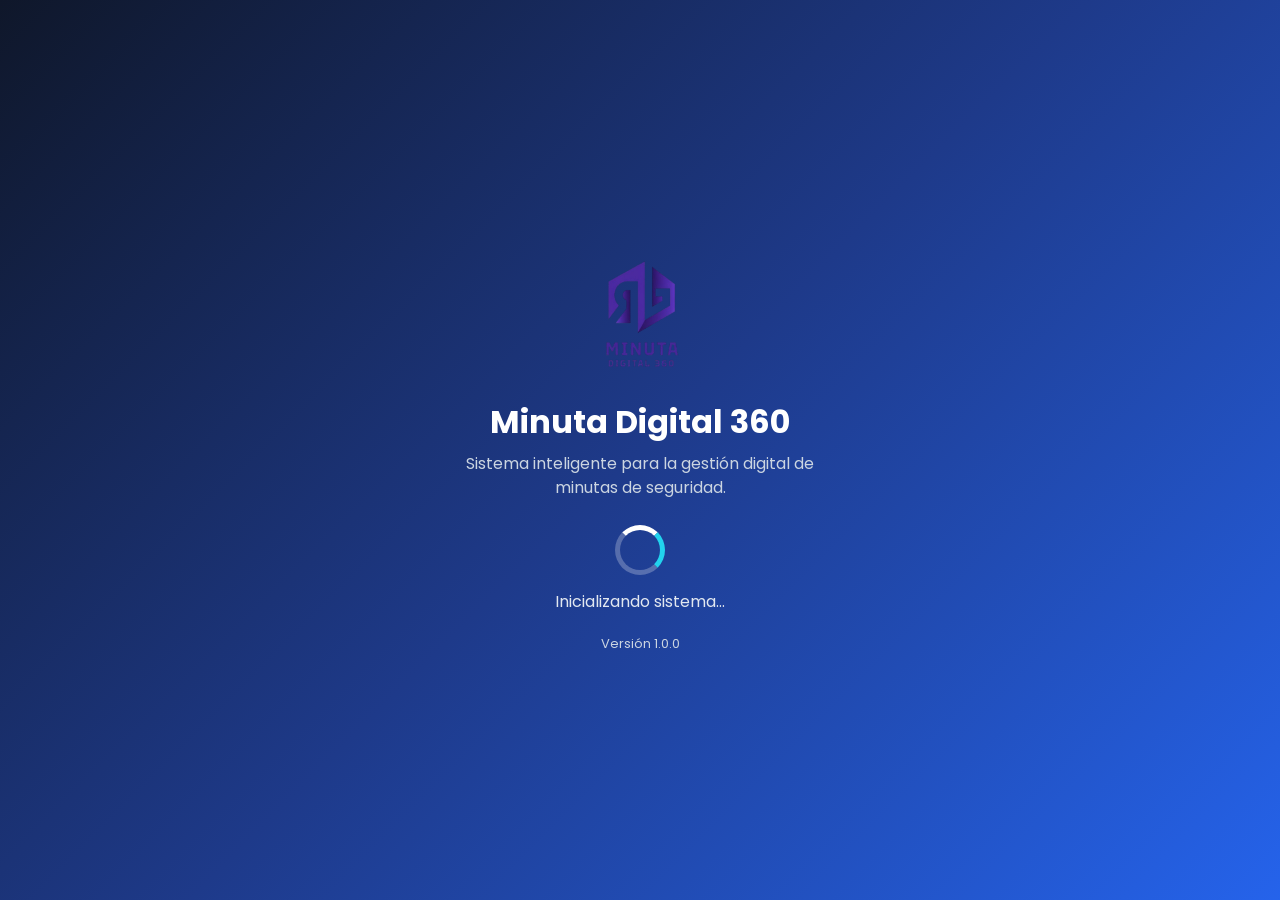
<file: index.html>
<!-- ==========================================================
     PROYECTO   : MINUTA DIGITAL 360
     ARCHIVO    : index.html
     DESCRIPCIÓN: Pantalla de bienvenida del sistema
     AUTOR      : Richard Duvan Gelves Laguado
     FECHA      : 2026
========================================================== -->

<!DOCTYPE html>

<html lang="es">

<head>

    <!-- ======================================================
         CONFIGURACIÓN BÁSICA
    ======================================================= -->

    <meta charset="UTF-8">

    <meta
        name="viewport"
        content="width=device-width, initial-scale=1.0">

    <meta
        name="description"
        content="Minuta Digital 360 - Sistema para la gestión digital de minutas de seguridad.">

    <meta
        name="theme-color"
        content="#2563EB">


    <!-- ======================================================
         TÍTULO
    ======================================================= -->

    <title>
        Minuta Digital 360 | Sistema Inteligente de Seguridad
    </title>


    <!-- ======================================================
         FAVICON
    ======================================================= -->

    <link
        rel="icon"
        type="image/png"
        href="./img/logo-minuta-digital-360.png">


    <!-- ======================================================
         FUENTE PRINCIPAL
    ======================================================= -->

    <link
        rel="preconnect"
        href="https://fonts.googleapis.com">

    <link
        rel="preconnect"
        href="https://fonts.gstatic.com"
        crossorigin>

    <link
        href="https://fonts.googleapis.com/css2?family=Poppins:wght@300;400;500;600;700;800&display=swap"
        rel="stylesheet">


    <!-- ======================================================
         ESTILOS GLOBALES
    ======================================================= -->

    <link
        rel="stylesheet"
        href="./css/estilos.css">


    <!-- ======================================================
         ESTILOS DE LA PANTALLA DE INICIO
    ======================================================= -->

    <link
        rel="stylesheet"
        href="./css/index.css">

</head>


<body>

    <!-- ======================================================
         PANTALLA DE BIENVENIDA
    ======================================================= -->

    <main
        id="pantalla-inicio"
        class="contenedor-principal">


        <!-- ==================================================
             CONTENEDOR DE BIENVENIDA
        =================================================== -->

        <section class="contenedor-bienvenida">


            <!-- ==================================================
                 LOGO
            =================================================== -->

            <img
                src="./img/logo-minuta-digital-360.png"
                alt="Logo de Minuta Digital 360"
                class="logo">


            <!-- ==================================================
                 NOMBRE DEL SISTEMA
            =================================================== -->

            <h1 class="titulo">
                Minuta Digital 360
            </h1>


            <!-- ==================================================
                 DESCRIPCIÓN
            =================================================== -->

            <p class="descripcion">
                Sistema inteligente para la gestión
                digital de minutas de seguridad.
            </p>


            <!-- ==================================================
                 INDICADOR DE CARGA
            =================================================== -->

            <div
                class="loader"
                role="status"
                aria-label="Cargando sistema"
                aria-live="polite">
            </div>


            <!-- ==================================================
                 MENSAJE DE CARGA
            =================================================== -->

            <p class="cargando">
                Inicializando sistema...
            </p>


            <!-- ==================================================
                 VERSIÓN
            =================================================== -->

            <small class="version">
                Versión 1.0.0
            </small>


        </section>

    </main>


    <!-- ======================================================
         JAVASCRIPT
    ======================================================= -->

    <script
        src="./js/app.js"
        defer>
    </script>


</body>

</html>
</file>
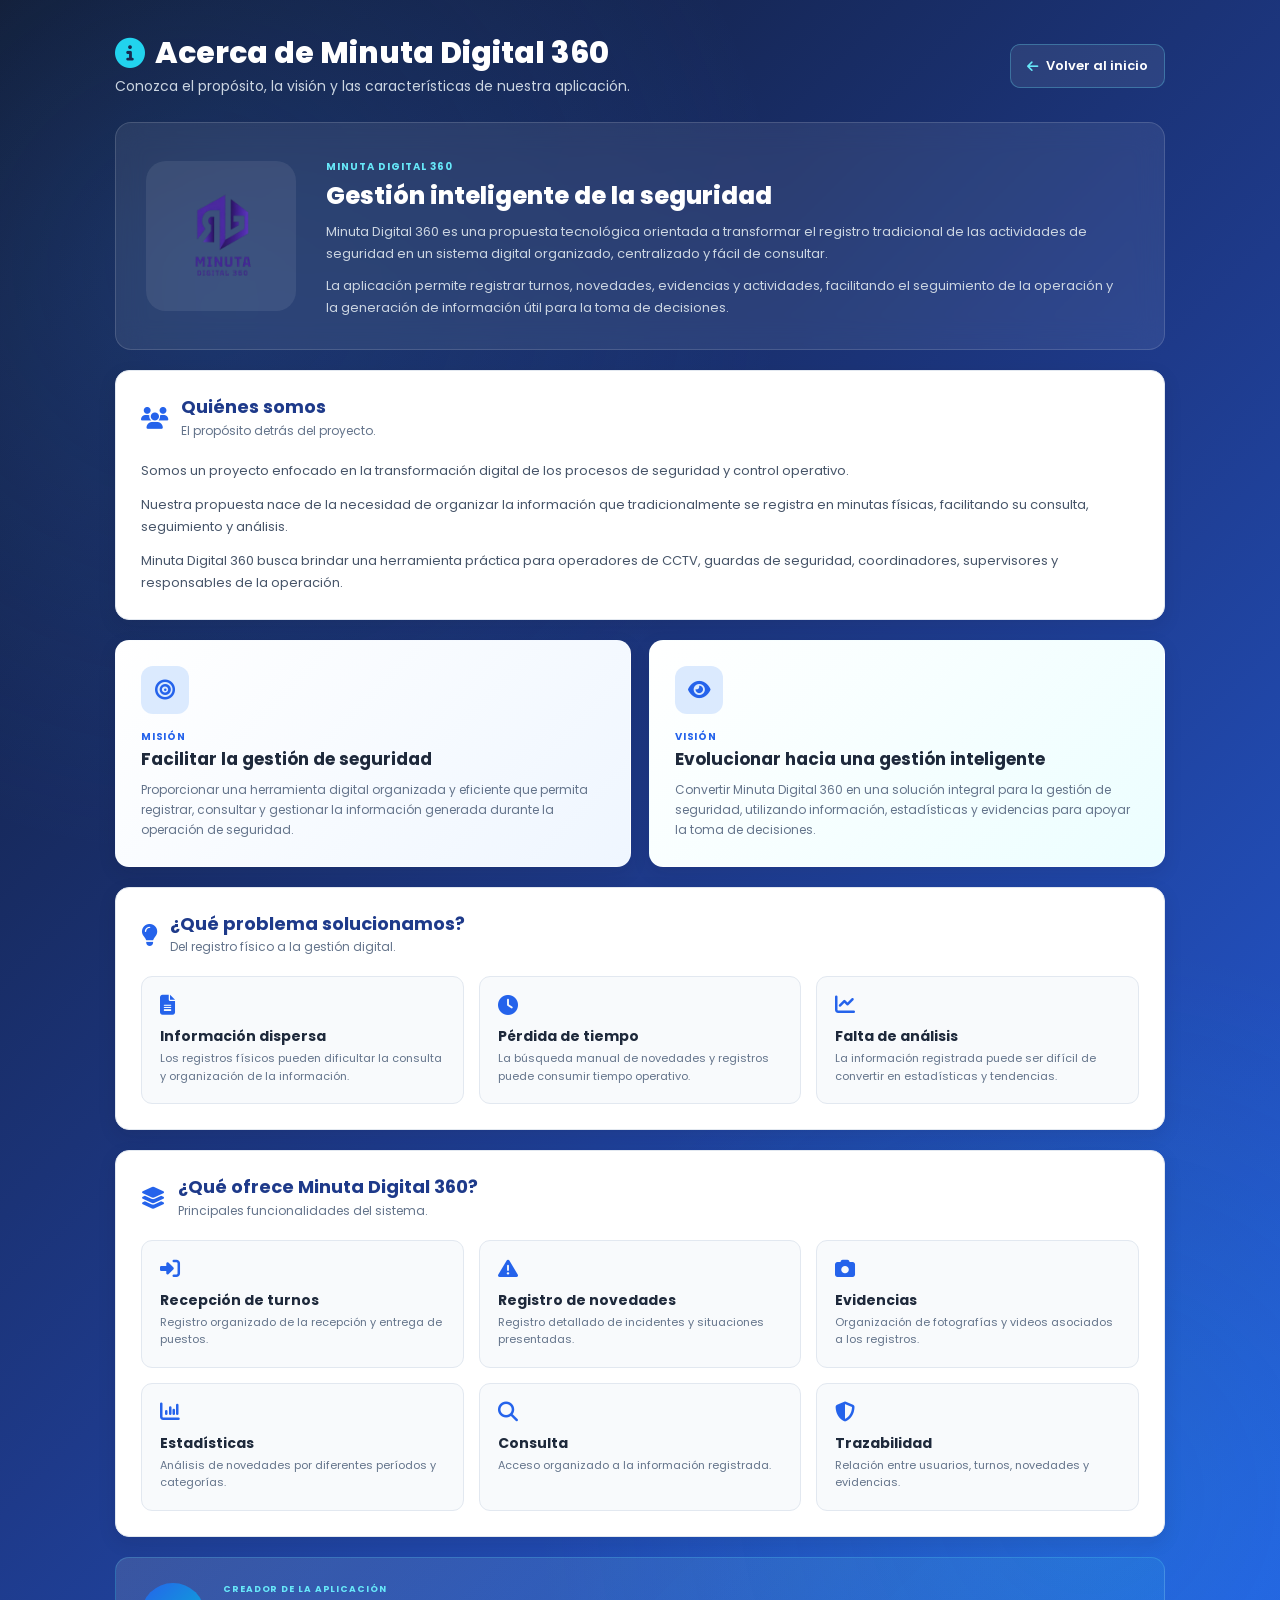
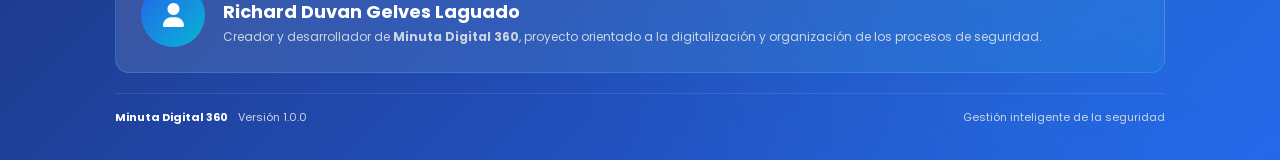
<file: pages/acerca-de.html>
<!-- ==========================================================
     PROYECTO : MINUTA DIGITAL 360
     ARCHIVO  : acerca-de.html

     DESCRIPCIÓN:
     Información institucional de la aplicación.

     AUTOR:
     Richard Duvan Gelves Laguado

     FECHA:
     2026
========================================================== -->

<!DOCTYPE html>
<html lang="es">

<head>

    <!-- ======================================================
         01. CONFIGURACIÓN
    ======================================================= -->

    <meta charset="UTF-8">

    <meta
        name="viewport"
        content="width=device-width, initial-scale=1.0">

    <meta
        name="description"
        content="Información, misión, visión y creador de Minuta Digital 360.">

    <meta
        name="theme-color"
        content="#2563EB">


    <!-- ======================================================
         02. TÍTULO
    ======================================================= -->

    <title>
        Acerca de | Minuta Digital 360
    </title>


    <!-- ======================================================
         03. FUENTE
    ======================================================= -->

    <link
        rel="preconnect"
        href="https://fonts.googleapis.com">

    <link
        rel="preconnect"
        href="https://fonts.gstatic.com"
        crossorigin>

    <link
        rel="stylesheet"
        href="https://fonts.googleapis.com/css2?family=Poppins:wght@300;400;500;600;700;800&display=swap">


    <!-- ======================================================
         04. ICONOS
    ======================================================= -->

    <link
        rel="stylesheet"
        href="https://cdnjs.cloudflare.com/ajax/libs/font-awesome/6.7.2/css/all.min.css">


    <!-- ======================================================
         05. ESTILOS
    ======================================================= -->

    <link
        rel="stylesheet"
        href="../css/estilos.css">

    <link
        rel="stylesheet"
        href="../css/acerca-de.css">

</head>


<body>


    <!-- ======================================================
         CONTENEDOR PRINCIPAL
    ======================================================= -->

    <main class="contenedor-acerca">


        <!-- ==================================================
             01. ENCABEZADO
        =================================================== -->

        <header class="encabezado-acerca">

            <div>

                <h1>

                    <i
                        class="fa-solid fa-circle-info"
                        aria-hidden="true">
                    </i>

                    Acerca de Minuta Digital 360

                </h1>


                <p>

                    Conozca el propósito, la visión y las
                    características de nuestra aplicación.

                </p>

            </div>


            <a
                href="./dashboard.html"
                class="btn-volver">

                <i
                    class="fa-solid fa-arrow-left"
                    aria-hidden="true">
                </i>

                Volver al inicio

            </a>

        </header>


        <!-- ==================================================
             02. PRESENTACIÓN
        =================================================== -->

        <section class="presentacion-acerca">


            <div class="logo-acerca">

                <img
                    src="../img/logo-minuta-digital-360.png"
                    alt="Logo de Minuta Digital 360">

            </div>


            <div class="contenido-presentacion">

                <span class="etiqueta">

                    MINUTA DIGITAL 360

                </span>


                <h2>

                    Gestión inteligente de la seguridad

                </h2>


                <p>

                    Minuta Digital 360 es una propuesta tecnológica
                    orientada a transformar el registro tradicional
                    de las actividades de seguridad en un sistema
                    digital organizado, centralizado y fácil de
                    consultar.

                </p>


                <p>

                    La aplicación permite registrar turnos,
                    novedades, evidencias y actividades, facilitando
                    el seguimiento de la operación y la generación
                    de información útil para la toma de decisiones.

                </p>

            </div>

        </section>


        <!-- ==================================================
             03. QUIÉNES SOMOS
        =================================================== -->

        <section class="tarjeta-acerca">

            <div class="titulo-seccion">

                <i
                    class="fa-solid fa-users"
                    aria-hidden="true">
                </i>


                <div>

                    <h2>
                        Quiénes somos
                    </h2>

                    <p>
                        El propósito detrás del proyecto.
                    </p>

                </div>

            </div>


            <div class="texto-acerca">

                <p>

                    Somos un proyecto enfocado en la
                    transformación digital de los procesos
                    de seguridad y control operativo.

                </p>


                <p>

                    Nuestra propuesta nace de la necesidad de
                    organizar la información que tradicionalmente
                    se registra en minutas físicas, facilitando
                    su consulta, seguimiento y análisis.

                </p>


                <p>

                    Minuta Digital 360 busca brindar una
                    herramienta práctica para operadores de
                    CCTV, guardas de seguridad, coordinadores,
                    supervisores y responsables de la operación.

                </p>

            </div>

        </section>


        <!-- ==================================================
             04. MISIÓN Y VISIÓN
        =================================================== -->

        <section class="mision-vision">


            <!-- MISIÓN -->

            <article class="tarjeta-mision">

                <div class="icono-institucional">

                    <i
                        class="fa-solid fa-bullseye"
                        aria-hidden="true">
                    </i>

                </div>


                <span>
                    MISIÓN
                </span>


                <h2>

                    Facilitar la gestión de seguridad

                </h2>


                <p>

                    Proporcionar una herramienta digital
                    organizada y eficiente que permita registrar,
                    consultar y gestionar la información generada
                    durante la operación de seguridad.

                </p>

            </article>


            <!-- VISIÓN -->

            <article class="tarjeta-vision">

                <div class="icono-institucional">

                    <i
                        class="fa-solid fa-eye"
                        aria-hidden="true">
                    </i>

                </div>


                <span>
                    VISIÓN
                </span>


                <h2>

                    Evolucionar hacia una gestión inteligente

                </h2>


                <p>

                    Convertir Minuta Digital 360 en una solución
                    integral para la gestión de seguridad,
                    utilizando información, estadísticas y
                    evidencias para apoyar la toma de decisiones.

                </p>

            </article>

        </section>


        <!-- ==================================================
             05. PROBLEMA QUE SOLUCIONAMOS
        =================================================== -->

        <section class="tarjeta-acerca">

            <div class="titulo-seccion">

                <i
                    class="fa-solid fa-lightbulb"
                    aria-hidden="true">
                </i>


                <div>

                    <h2>
                        ¿Qué problema solucionamos?
                    </h2>

                    <p>
                        Del registro físico a la gestión digital.
                    </p>

                </div>

            </div>


            <div class="problema-grid">


                <div class="problema-item">

                    <i
                        class="fa-solid fa-file-lines"
                        aria-hidden="true">
                    </i>


                    <h3>
                        Información dispersa
                    </h3>


                    <p>

                        Los registros físicos pueden dificultar
                        la consulta y organización de la información.

                    </p>

                </div>


                <div class="problema-item">

                    <i
                        class="fa-solid fa-clock"
                        aria-hidden="true">
                    </i>


                    <h3>
                        Pérdida de tiempo
                    </h3>


                    <p>

                        La búsqueda manual de novedades y registros
                        puede consumir tiempo operativo.

                    </p>

                </div>


                <div class="problema-item">

                    <i
                        class="fa-solid fa-chart-line"
                        aria-hidden="true">
                    </i>


                    <h3>
                        Falta de análisis
                    </h3>


                    <p>

                        La información registrada puede ser difícil
                        de convertir en estadísticas y tendencias.

                    </p>

                </div>

            </div>

        </section>


        <!-- ==================================================
             06. CARACTERÍSTICAS
        =================================================== -->

        <section class="tarjeta-acerca">

            <div class="titulo-seccion">

                <i
                    class="fa-solid fa-layer-group"
                    aria-hidden="true">
                </i>


                <div>

                    <h2>
                        ¿Qué ofrece Minuta Digital 360?
                    </h2>

                    <p>
                        Principales funcionalidades del sistema.
                    </p>

                </div>

            </div>


            <div class="caracteristicas-grid">


                <div class="caracteristica">

                    <i
                        class="fa-solid fa-right-to-bracket"
                        aria-hidden="true">
                    </i>

                    <h3>
                        Recepción de turnos
                    </h3>

                    <p>
                        Registro organizado de la recepción
                        y entrega de puestos.
                    </p>

                </div>


                <div class="caracteristica">

                    <i
                        class="fa-solid fa-triangle-exclamation"
                        aria-hidden="true">
                    </i>

                    <h3>
                        Registro de novedades
                    </h3>

                    <p>
                        Registro detallado de incidentes y
                        situaciones presentadas.
                    </p>

                </div>


                <div class="caracteristica">

                    <i
                        class="fa-solid fa-camera"
                        aria-hidden="true">
                    </i>

                    <h3>
                        Evidencias
                    </h3>

                    <p>
                        Organización de fotografías y videos
                        asociados a los registros.
                    </p>

                </div>


                <div class="caracteristica">

                    <i
                        class="fa-solid fa-chart-column"
                        aria-hidden="true">
                    </i>

                    <h3>
                        Estadísticas
                    </h3>

                    <p>
                        Análisis de novedades por diferentes
                        períodos y categorías.
                    </p>

                </div>


                <div class="caracteristica">

                    <i
                        class="fa-solid fa-magnifying-glass"
                        aria-hidden="true">
                    </i>

                    <h3>
                        Consulta
                    </h3>

                    <p>
                        Acceso organizado a la información
                        registrada.
                    </p>

                </div>


                <div class="caracteristica">

                    <i
                        class="fa-solid fa-shield-halved"
                        aria-hidden="true">
                    </i>

                    <h3>
                        Trazabilidad
                    </h3>

                    <p>
                        Relación entre usuarios, turnos,
                        novedades y evidencias.
                    </p>

                </div>

            </div>

        </section>


        <!-- ==================================================
             07. CREADOR
        =================================================== -->

        <section class="tarjeta-creador">


            <div class="avatar-creador">

                <i
                    class="fa-solid fa-user"
                    aria-hidden="true">
                </i>

            </div>


            <div class="informacion-creador">

                <span>
                    CREADOR DE LA APLICACIÓN
                </span>


                <h2>
                    Richard Duvan Gelves Laguado
                </h2>


                <p>

                    Creador y desarrollador de
                    <strong>Minuta Digital 360</strong>,
                    proyecto orientado a la digitalización
                    y organización de los procesos de seguridad.

                </p>

            </div>

        </section>


        <!-- ==================================================
             08. INFORMACIÓN DE VERSIÓN
        =================================================== -->

        <footer class="pie-acerca">

            <div>

                <strong>
                    Minuta Digital 360
                </strong>


                <span>
                    Versión 1.0.0
                </span>

            </div>


            <span>

                Gestión inteligente de la seguridad

            </span>

        </footer>


    </main>


    <!-- ======================================================
         09. JAVASCRIPT
    ======================================================= -->

    <script
        src="../js/acerca-de.js"
        defer>
    </script>

</body>

</html>
</file>
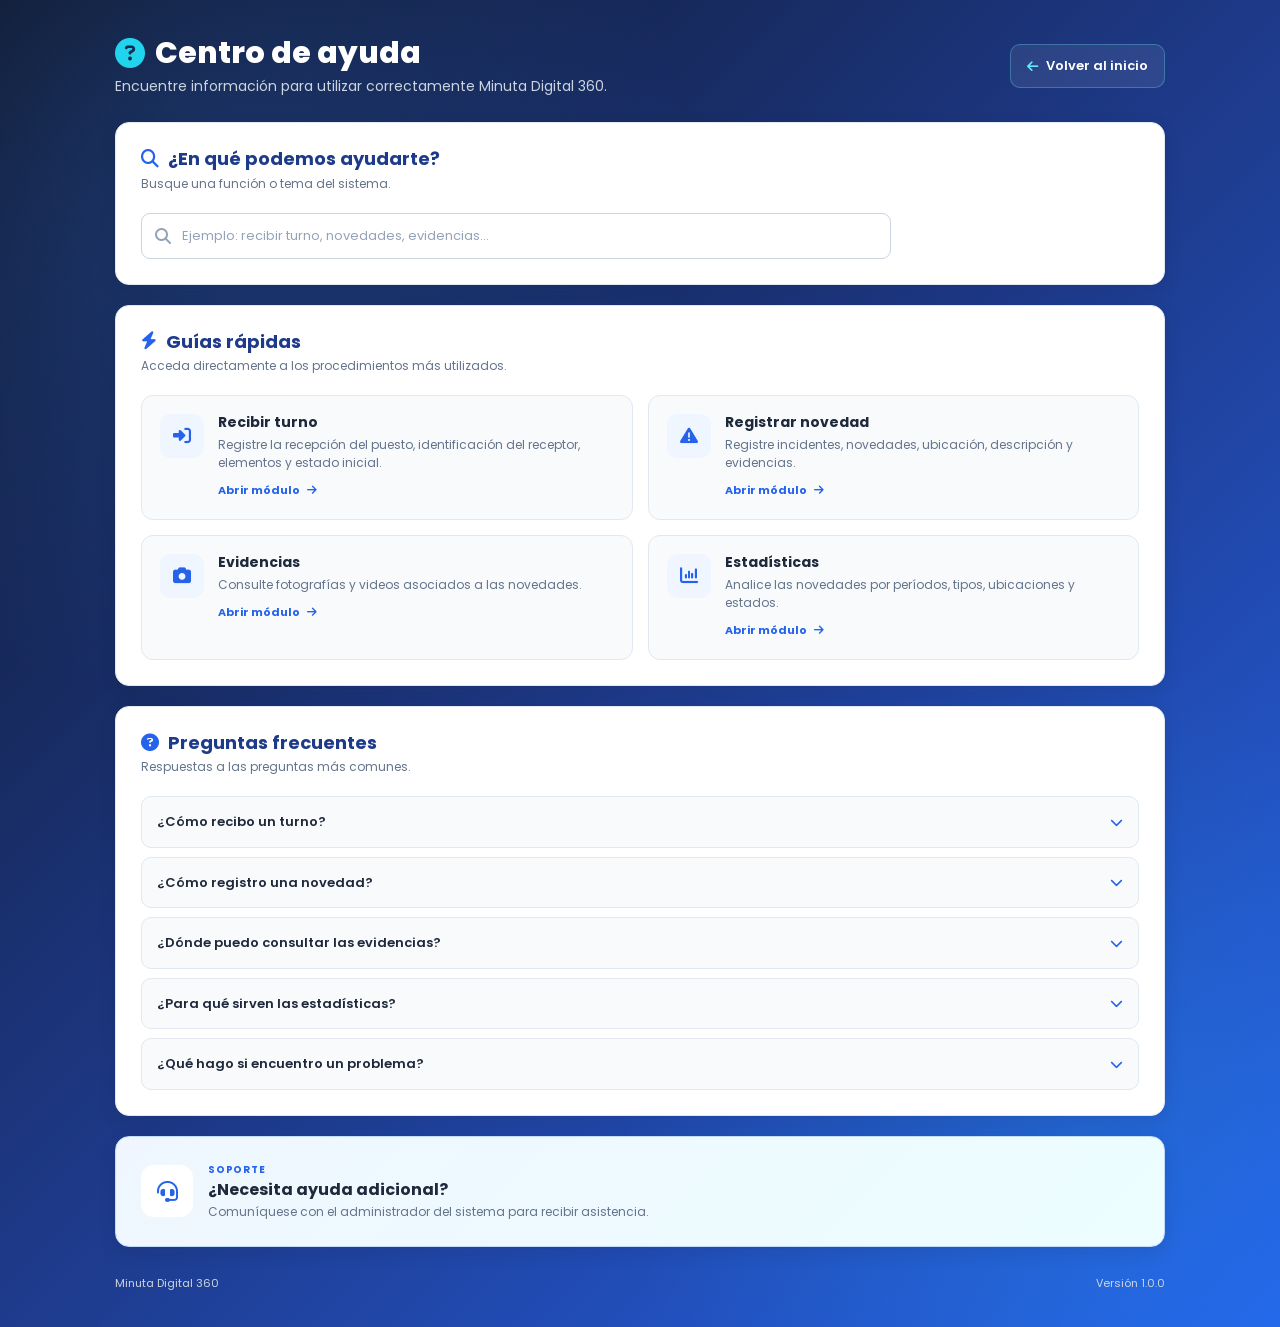
<file: pages/ayuda.html>
<!-- ==========================================================
     PROYECTO : MINUTA DIGITAL 360
     ARCHIVO  : ayuda.html

     DESCRIPCIÓN:
     Centro de ayuda y orientación del sistema.

     AUTOR:
     Richard Duvan Gelves Laguado

     FECHA:
     2026
========================================================== -->

<!DOCTYPE html>
<html lang="es">

<head>

    <!-- ======================================================
         01. CONFIGURACIÓN
    ======================================================= -->

    <meta charset="UTF-8">

    <meta
        name="viewport"
        content="width=device-width, initial-scale=1.0">

    <meta
        name="description"
        content="Centro de ayuda de Minuta Digital 360.">

    <meta
        name="theme-color"
        content="#2563EB">


    <!-- ======================================================
         02. TÍTULO
    ======================================================= -->

    <title>
        Ayuda | Minuta Digital 360
    </title>


    <!-- ======================================================
         03. FUENTE
    ======================================================= -->

    <link
        rel="preconnect"
        href="https://fonts.googleapis.com">

    <link
        rel="preconnect"
        href="https://fonts.gstatic.com"
        crossorigin>

    <link
        rel="stylesheet"
        href="https://fonts.googleapis.com/css2?family=Poppins:wght@300;400;500;600;700;800&display=swap">


    <!-- ======================================================
         04. ICONOS
    ======================================================= -->

    <link
        rel="stylesheet"
        href="https://cdnjs.cloudflare.com/ajax/libs/font-awesome/6.7.2/css/all.min.css">


    <!-- ======================================================
         05. ESTILOS
    ======================================================= -->

    <link
        rel="stylesheet"
        href="../css/estilos.css">

    <link
        rel="stylesheet"
        href="../css/ayuda.css">

</head>


<body>

    <!-- ======================================================
         CONTENEDOR PRINCIPAL
    ======================================================= -->

    <main class="contenedor-ayuda">


        <!-- ==================================================
             01. ENCABEZADO
        =================================================== -->

        <header class="encabezado-ayuda">

            <div>

                <h1>

                    <i
                        class="fa-solid fa-circle-question"
                        aria-hidden="true">
                    </i>

                    Centro de ayuda

                </h1>


                <p>

                    Encuentre información para utilizar
                    correctamente Minuta Digital 360.

                </p>

            </div>


            <a
                href="./dashboard.html"
                class="btn-volver">

                <i
                    class="fa-solid fa-arrow-left"
                    aria-hidden="true">
                </i>

                Volver al inicio

            </a>

        </header>


        <!-- ==================================================
             02. BUSCADOR
        =================================================== -->

        <section class="tarjeta-ayuda buscador-ayuda">

            <div class="cabecera-seccion">

                <div>

                    <h2>

                        <i
                            class="fa-solid fa-magnifying-glass"
                            aria-hidden="true">
                        </i>

                        ¿En qué podemos ayudarte?

                    </h2>


                    <p>

                        Busque una función o tema del sistema.

                    </p>

                </div>

            </div>


            <div class="entrada-ayuda">

                <i
                    class="fa-solid fa-magnifying-glass"
                    aria-hidden="true">
                </i>


                <input
                    type="search"
                    id="buscarAyuda"
                    placeholder="Ejemplo: recibir turno, novedades, evidencias..."
                    autocomplete="off">

            </div>

        </section>


        <!-- ==================================================
             03. ACCESOS RÁPIDOS
        =================================================== -->

        <section class="tarjeta-ayuda">


            <div class="cabecera-seccion">

                <div>

                    <h2>

                        <i
                            class="fa-solid fa-bolt"
                            aria-hidden="true">
                        </i>

                        Guías rápidas

                    </h2>


                    <p>

                        Acceda directamente a los procedimientos
                        más utilizados.

                    </p>

                </div>

            </div>


            <div
                id="listaGuias"
                class="lista-guias">


                <!-- RECIBIR TURNO -->

                <article
                    class="guia-ayuda"
                    data-busqueda="recibir turno puesto recepción turno">

                    <div class="icono-guia">

                        <i
                            class="fa-solid fa-right-to-bracket"
                            aria-hidden="true">
                        </i>

                    </div>


                    <div>

                        <h3>
                            Recibir turno
                        </h3>


                        <p>

                            Registre la recepción del puesto,
                            identificación del receptor,
                            elementos y estado inicial.

                        </p>


                        <a href="./recibir-turno.html">

                            Abrir módulo

                            <i
                                class="fa-solid fa-arrow-right"
                                aria-hidden="true">
                            </i>

                        </a>

                    </div>

                </article>


                <!-- REGISTRAR NOVEDAD -->

                <article
                    class="guia-ayuda"
                    data-busqueda="registrar novedad incidente minuta">

                    <div class="icono-guia">

                        <i
                            class="fa-solid fa-triangle-exclamation"
                            aria-hidden="true">
                        </i>

                    </div>


                    <div>

                        <h3>
                            Registrar novedad
                        </h3>


                        <p>

                            Registre incidentes, novedades,
                            ubicación, descripción y evidencias.

                        </p>


                        <a href="./minuta.html">

                            Abrir módulo

                            <i
                                class="fa-solid fa-arrow-right"
                                aria-hidden="true">
                            </i>

                        </a>

                    </div>

                </article>


                <!-- EVIDENCIAS -->

                <article
                    class="guia-ayuda"
                    data-busqueda="fotografías videos evidencias fotos">

                    <div class="icono-guia">

                        <i
                            class="fa-solid fa-camera"
                            aria-hidden="true">
                        </i>

                    </div>


                    <div>

                        <h3>
                            Evidencias
                        </h3>


                        <p>

                            Consulte fotografías y videos
                            asociados a las novedades.

                        </p>


                        <a href="./evidencias.html">

                            Abrir módulo

                            <i
                                class="fa-solid fa-arrow-right"
                                aria-hidden="true">
                            </i>

                        </a>

                    </div>

                </article>


                <!-- ESTADÍSTICAS -->

                <article
                    class="guia-ayuda"
                    data-busqueda="estadísticas graficas reportes novedades frecuentes">

                    <div class="icono-guia">

                        <i
                            class="fa-solid fa-chart-column"
                            aria-hidden="true">
                        </i>

                    </div>


                    <div>

                        <h3>
                            Estadísticas
                        </h3>


                        <p>

                            Analice las novedades por períodos,
                            tipos, ubicaciones y estados.

                        </p>


                        <a href="./estadisticas.html">

                            Abrir módulo

                            <i
                                class="fa-solid fa-arrow-right"
                                aria-hidden="true">
                            </i>

                        </a>

                    </div>

                </article>

            </div>


            <!-- SIN RESULTADOS -->

            <div
                id="sinGuias"
                class="sin-resultados"
                hidden>

                <i
                    class="fa-solid fa-magnifying-glass"
                    aria-hidden="true">
                </i>


                <h3>

                    No encontramos una guía

                </h3>


                <p>

                    Intente con otra palabra.

                </p>

            </div>


        </section>


        <!-- ==================================================
             04. PREGUNTAS FRECUENTES
        =================================================== -->

        <section class="tarjeta-ayuda">


            <div class="cabecera-seccion">

                <div>

                    <h2>

                        <i
                            class="fa-solid fa-circle-question"
                            aria-hidden="true">
                        </i>

                        Preguntas frecuentes

                    </h2>


                    <p>

                        Respuestas a las preguntas más comunes.

                    </p>

                </div>

            </div>


            <div class="preguntas-frecuentes">


                <!-- PREGUNTA 1 -->

                <details class="pregunta">

                    <summary>

                        ¿Cómo recibo un turno?

                        <i
                            class="fa-solid fa-chevron-down"
                            aria-hidden="true">
                        </i>

                    </summary>


                    <div class="respuesta">

                        <p>

                            Ingrese a <strong>Recibir turno</strong>,
                            complete la información del receptor,
                            seleccione el puesto, registre los
                            elementos recibidos y confirme la
                            recepción.

                        </p>

                    </div>

                </details>


                <!-- PREGUNTA 2 -->

                <details class="pregunta">

                    <summary>

                        ¿Cómo registro una novedad?

                        <i
                            class="fa-solid fa-chevron-down"
                            aria-hidden="true">
                        </i>

                    </summary>


                    <div class="respuesta">

                        <p>

                            Ingrese a <strong>Minuta</strong>,
                            seleccione el tipo de novedad,
                            ubicación y lugar, escriba la
                            descripción y agregue las evidencias
                            correspondientes.

                        </p>

                    </div>

                </details>


                <!-- PREGUNTA 3 -->

                <details class="pregunta">

                    <summary>

                        ¿Dónde puedo consultar las evidencias?

                        <i
                            class="fa-solid fa-chevron-down"
                            aria-hidden="true">
                        </i>

                    </summary>


                    <div class="respuesta">

                        <p>

                            Ingrese al módulo
                            <strong>Evidencias</strong>.
                            Allí podrá consultar las fotografías
                            y videos registrados.

                        </p>

                    </div>

                </details>


                <!-- PREGUNTA 4 -->

                <details class="pregunta">

                    <summary>

                        ¿Para qué sirven las estadísticas?

                        <i
                            class="fa-solid fa-chevron-down"
                            aria-hidden="true">
                        </i>

                    </summary>


                    <div class="respuesta">

                        <p>

                            Permiten analizar la frecuencia de
                            las novedades y detectar patrones
                            por período, tipo, ubicación,
                            lugar o usuario.

                        </p>

                    </div>

                </details>


                <!-- PREGUNTA 5 -->

                <details class="pregunta">

                    <summary>

                        ¿Qué hago si encuentro un problema?

                        <i
                            class="fa-solid fa-chevron-down"
                            aria-hidden="true">
                        </i>

                    </summary>


                    <div class="respuesta">

                        <p>

                            Registre la situación en una novedad
                            y conserve la evidencia correspondiente.
                            Para problemas del sistema, solicite
                            apoyo al administrador.

                        </p>

                    </div>

                </details>

            </div>

        </section>


        <!-- ==================================================
             05. SOPORTE
        =================================================== -->

        <section class="tarjeta-ayuda soporte-ayuda">


            <div class="icono-soporte">

                <i
                    class="fa-solid fa-headset"
                    aria-hidden="true">
                </i>

            </div>


            <div>

                <span>
                    SOPORTE
                </span>


                <h2>

                    ¿Necesita ayuda adicional?

                </h2>


                <p>

                    Comuníquese con el administrador del sistema
                    para recibir asistencia.

                </p>

            </div>

        </section>


        <!-- ==================================================
             06. INFORMACIÓN DEL SISTEMA
        =================================================== -->

        <section class="informacion-sistema-ayuda">

            <span>
                Minuta Digital 360
            </span>


            <span>
                Versión 1.0.0
            </span>

        </section>


    </main>


    <!-- ======================================================
         07. JAVASCRIPT
    ======================================================= -->

    <script
        src="../js/ayuda.js"
        defer>
    </script>

</body>

</html>
</file>
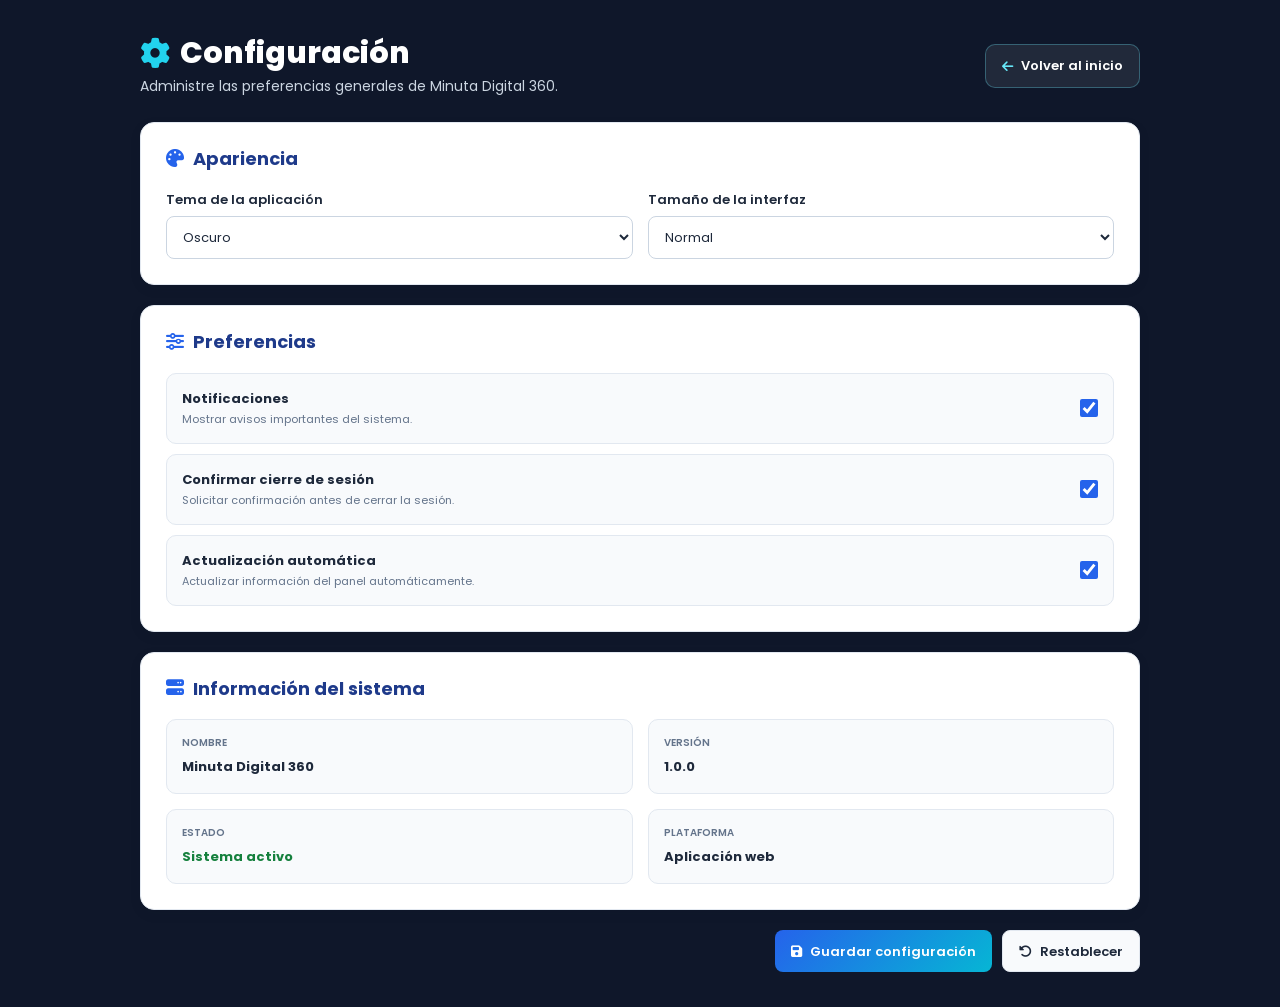
<file: pages/configuracion.html>
<!-- ==========================================================
     PROYECTO : MINUTA DIGITAL 360
     ARCHIVO  : configuracion.html

     DESCRIPCIÓN:
     Configuración general del sistema.

     AUTOR:
     Richard Duvan Gelves Laguado

     FECHA:
     2026
========================================================== -->

<!DOCTYPE html>
<html lang="es">

<head>

    <!-- ======================================================
         01. CONFIGURACIÓN
    ======================================================= -->

    <meta charset="UTF-8">

    <meta
        name="viewport"
        content="width=device-width, initial-scale=1.0">

    <meta
        name="description"
        content="Configuración de Minuta Digital 360.">

    <meta
        name="theme-color"
        content="#2563EB">


    <!-- ======================================================
         02. TÍTULO
    ======================================================= -->

    <title>
        Configuración | Minuta Digital 360
    </title>


    <!-- ======================================================
         03. FUENTE
    ======================================================= -->

    <link
        rel="preconnect"
        href="https://fonts.googleapis.com">

    <link
        rel="preconnect"
        href="https://fonts.gstatic.com"
        crossorigin>

    <link
        rel="stylesheet"
        href="https://fonts.googleapis.com/css2?family=Poppins:wght@300;400;500;600;700;800&display=swap">


    <!-- ======================================================
         04. ICONOS
    ======================================================= -->

    <link
        rel="stylesheet"
        href="https://cdnjs.cloudflare.com/ajax/libs/font-awesome/6.7.2/css/all.min.css">


    <!-- ======================================================
         05. ESTILOS
    ======================================================= -->

    <link
        rel="stylesheet"
        href="../css/estilos.css">

    <link
        rel="stylesheet"
        href="../css/configuracion.css">

</head>


<body>

    <!-- ======================================================
         CONTENEDOR PRINCIPAL
    ======================================================= -->

    <main class="contenedor-configuracion">


        <!-- ==================================================
             01. ENCABEZADO
        =================================================== -->

        <header class="encabezado-configuracion">

            <div>

                <h1>

                    <i
                        class="fa-solid fa-gear"
                        aria-hidden="true">
                    </i>

                    Configuración

                </h1>


                <p>

                    Administre las preferencias generales
                    de Minuta Digital 360.

                </p>

            </div>


            <a
                href="./dashboard.html"
                class="btn-volver">

                <i
                    class="fa-solid fa-arrow-left"
                    aria-hidden="true">
                </i>

                Volver al inicio

            </a>

        </header>


        <!-- ==================================================
             02. APARIENCIA
        =================================================== -->

        <section class="tarjeta-configuracion">

            <h2>

                <i
                    class="fa-solid fa-palette"
                    aria-hidden="true">
                </i>

                Apariencia

            </h2>


            <div class="grid-configuracion">


                <!-- TEMA -->

                <div class="campo-configuracion">

                    <label for="tema">

                        Tema de la aplicación

                    </label>


                    <select id="tema">

                        <option value="oscuro">
                            Oscuro
                        </option>

                        <option value="claro">
                            Claro
                        </option>

                        <option value="sistema">
                            Automático
                        </option>

                    </select>

                </div>


                <!-- TAMAÑO -->

                <div class="campo-configuracion">

                    <label for="tamanoInterfaz">

                        Tamaño de la interfaz

                    </label>


                    <select id="tamanoInterfaz">

                        <option value="normal">
                            Normal
                        </option>

                        <option value="grande">
                            Grande
                        </option>

                        <option value="compacto">
                            Compacto
                        </option>

                    </select>

                </div>

            </div>

        </section>


        <!-- ==================================================
             03. PREFERENCIAS
        =================================================== -->

        <section class="tarjeta-configuracion">

            <h2>

                <i
                    class="fa-solid fa-sliders"
                    aria-hidden="true">
                </i>

                Preferencias

            </h2>


            <div class="opciones-configuracion">


                <!-- NOTIFICACIONES -->

                <label class="opcion-configuracion">

                    <div>

                        <strong>
                            Notificaciones
                        </strong>

                        <span>

                            Mostrar avisos importantes
                            del sistema.

                        </span>

                    </div>


                    <input
                        type="checkbox"
                        id="notificaciones"
                        checked>

                </label>


                <!-- CONFIRMACIÓN -->

                <label class="opcion-configuracion">

                    <div>

                        <strong>
                            Confirmar cierre de sesión
                        </strong>

                        <span>

                            Solicitar confirmación antes
                            de cerrar la sesión.

                        </span>

                    </div>


                    <input
                        type="checkbox"
                        id="confirmarCierre"
                        checked>

                </label>


                <!-- ACTUALIZACIÓN -->

                <label class="opcion-configuracion">

                    <div>

                        <strong>
                            Actualización automática
                        </strong>

                        <span>

                            Actualizar información del panel
                            automáticamente.

                        </span>

                    </div>


                    <input
                        type="checkbox"
                        id="actualizacionAutomatica"
                        checked>

                </label>

            </div>

        </section>


        <!-- ==================================================
             04. SISTEMA
        =================================================== -->

        <section class="tarjeta-configuracion">

            <h2>

                <i
                    class="fa-solid fa-server"
                    aria-hidden="true">
                </i>

                Información del sistema

            </h2>


            <div class="grid-configuracion">


                <div class="dato-sistema">

                    <span>
                        Nombre
                    </span>

                    <strong>
                        Minuta Digital 360
                    </strong>

                </div>


                <div class="dato-sistema">

                    <span>
                        Versión
                    </span>

                    <strong>
                        1.0.0
                    </strong>

                </div>


                <div class="dato-sistema">

                    <span>
                        Estado
                    </span>

                    <strong class="estado-activo">
                        Sistema activo
                    </strong>

                </div>


                <div class="dato-sistema">

                    <span>
                        Plataforma
                    </span>

                    <strong>
                        Aplicación web
                    </strong>

                </div>

            </div>

        </section>


        <!-- ==================================================
             05. MENSAJE
        =================================================== -->

        <div
            id="mensajeConfiguracion"
            class="mensaje-configuracion"
            role="status"
            aria-live="polite">
        </div>


        <!-- ==================================================
             06. ACCIONES
        =================================================== -->

        <div class="acciones-configuracion">

            <button
                type="button"
                id="btnGuardar"
                class="btn-primario">

                <i
                    class="fa-solid fa-floppy-disk"
                    aria-hidden="true">
                </i>

                Guardar configuración

            </button>


            <button
                type="button"
                id="btnRestablecer"
                class="btn-secundario">

                <i
                    class="fa-solid fa-rotate-left"
                    aria-hidden="true">
                </i>

                Restablecer

            </button>

        </div>


    </main>


    <!-- ======================================================
         07. JAVASCRIPT
    ======================================================= -->

    <script
        src="../js/configuracion.js"
        defer>
    </script>

</body>

</html>
</file>
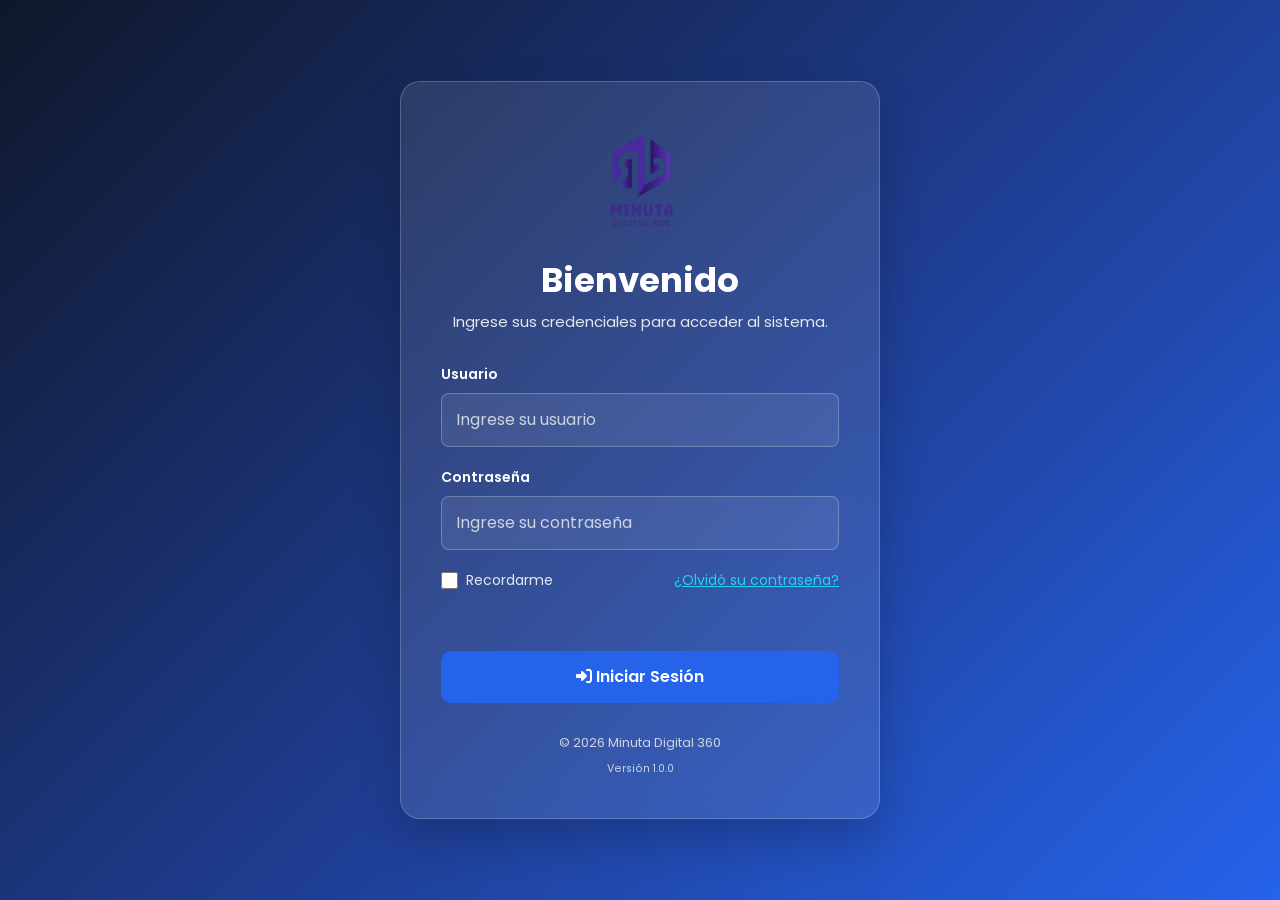
<file: pages/dashboard.html>
<!-- ==========================================================
     PROYECTO : MINUTA DIGITAL 360
     ARCHIVO  : dashboard.html
     DESCRIPCIÓN:
     Panel principal del sistema de seguridad.
     AUTOR:
     Richard Duvan Gelves Laguado
========================================================== -->

<!DOCTYPE html>
<html lang="es">

<head>

    <!-- ======================================================
         CONFIGURACIÓN
    ======================================================= -->

    <meta charset="UTF-8">

    <meta
        name="viewport"
        content="width=device-width, initial-scale=1.0">

    <meta
        name="description"
        content="Panel principal de Minuta Digital 360.">

    <meta
        name="theme-color"
        content="#2563EB">


    <!-- ======================================================
         TÍTULO
    ======================================================= -->

    <title>
        Dashboard | Minuta Digital 360
    </title>


    <!-- ======================================================
         FAVICON
    ======================================================= -->

    <link
        rel="icon"
        type="image/png"
        href="../img/logo-minuta-digital-360.png">


    <!-- ======================================================
         FUENTE
    ======================================================= -->

    <link
        rel="preconnect"
        href="https://fonts.googleapis.com">

    <link
        rel="preconnect"
        href="https://fonts.gstatic.com"
        crossorigin>

    <link
        rel="stylesheet"
        href="https://fonts.googleapis.com/css2?family=Poppins:wght@300;400;500;600;700;800&display=swap">


    <!-- ======================================================
         ICONOS
    ======================================================= -->

    <link
        rel="stylesheet"
        href="https://cdnjs.cloudflare.com/ajax/libs/font-awesome/6.7.2/css/all.min.css">


    <!-- ======================================================
         ESTILOS
    ======================================================= -->

    <link
        rel="stylesheet"
        href="../css/estilos.css">

    <link
        rel="stylesheet"
        href="../css/dashboard.css">

</head>


<body>

    <!-- ======================================================
         CONTENEDOR DEL DASHBOARD
    ======================================================= -->

    <div class="dashboard">


        <!-- ==================================================
             MENÚ LATERAL
        =================================================== -->

        <aside class="menu-lateral">


            <!-- LOGO -->

            <div class="logo-menu">

                <img
                    src="../img/logo-minuta-digital-360.png"
                    alt="Logo Minuta Digital 360">

            </div>


            <!-- INFORMACIÓN DEL USUARIO -->

            <div class="usuario-menu">

                <h3 id="nombreUsuarioMenu">
                    Cargando...
                </h3>

                <span id="rolUsuarioMenu">
                    Cargando...
                </span>

            </div>


            <!-- ==================================================
                 NAVEGACIÓN PRINCIPAL
            =================================================== -->

            <nav aria-label="Menú principal">

                <ul class="menu">


                    <!-- INICIO -->

                    <li>

                        <a
                            href="./dashboard.html"
                            class="activo"
                            aria-current="page">

                            <i
                                class="fa-solid fa-house"
                                aria-hidden="true">
                            </i>

                            <span>
                                Inicio
                            </span>

                        </a>

                    </li>


                    <!-- RECIBIR TURNO -->

                    <li>

                        <a href="./recibir-turno.html">

                            <i
                                class="fa-solid fa-right-to-bracket"
                                aria-hidden="true">
                            </i>

                            <span>
                                Recibir turno
                            </span>

                        </a>

                    </li>


                    <!-- MINUTA -->

                    <li>

                        <a href="./minuta.html">

                            <i
                                class="fa-solid fa-book"
                                aria-hidden="true">
                            </i>

                            <span>
                                Minuta
                            </span>

                        </a>

                    </li>


                    <!-- NOVEDADES -->

                    <li>

                        <a href="./novedades.html">

                            <i
                                class="fa-solid fa-triangle-exclamation"
                                aria-hidden="true">
                            </i>

                            <span>
                                Novedades
                            </span>

                        </a>

                    </li>


                    <!-- EVIDENCIAS -->

                    <li>

                        <a href="./evidencias.html">

                            <i
                                class="fa-solid fa-camera"
                                aria-hidden="true">
                            </i>

                            <span>
                                Evidencias
                            </span>

                        </a>

                    </li>


                    <!-- ESTADÍSTICAS -->

                    <li>

                        <a href="./estadisticas.html">

                            <i
                                class="fa-solid fa-chart-column"
                                aria-hidden="true">
                            </i>

                            <span>
                                Estadísticas
                            </span>

                        </a>

                    </li>


                    <!-- PERFIL -->

                    <li>

                        <a href="./perfil.html">

                            <i
                                class="fa-solid fa-user"
                                aria-hidden="true">
                            </i>

                            <span>
                                Perfil
                            </span>

                        </a>

                    </li>


                    <!-- CONFIGURACIÓN -->

                    <li>

                        <a href="./configuracion.html">

                            <i
                                class="fa-solid fa-gear"
                                aria-hidden="true">
                            </i>

                            <span>
                                Configuración
                            </span>

                        </a>

                    </li>


                    <!-- AYUDA -->

                    <li>

                        <a href="./ayuda.html">

                            <i
                                class="fa-solid fa-circle-question"
                                aria-hidden="true">
                            </i>

                            <span>
                                Ayuda
                            </span>

                        </a>

                    </li>


                    <!-- ACERCA DE -->

                    <li>

                        <a href="./acerca-de.html">

                            <i
                                class="fa-solid fa-circle-info"
                                aria-hidden="true">
                            </i>

                            <span>
                                Acerca de
                            </span>

                        </a>

                    </li>


                    <!-- CERRAR SESIÓN -->

                    <li>

                        <a
                            href="./login.html"
                            id="btnCerrarSesion">

                            <i
                                class="fa-solid fa-right-from-bracket"
                                aria-hidden="true">
                            </i>

                            <span>
                                Cerrar sesión
                            </span>

                        </a>

                    </li>


                </ul>

            </nav>


            <!-- VERSIÓN DEL SISTEMA -->

            <div class="version-sistema">

                Minuta Digital 360

                <br>

                Versión 1.0.0

            </div>


        </aside>


        <!-- ======================================================
             CONTENIDO PRINCIPAL
        ======================================================= -->

        <main class="contenido-dashboard">


            <!-- ==================================================
                 ENCABEZADO
            =================================================== -->

            <header class="encabezado-dashboard">


                <!-- TÍTULO -->

                <div>

                    <h1>
                        Panel de Control
                    </h1>

                    <p>
                        Bienvenido a Minuta Digital 360
                    </p>

                </div>


                <!-- USUARIO ACTUAL -->

                <div class="usuario">

                    <i
                        class="fa-solid fa-user-shield"
                        aria-hidden="true">
                    </i>

                    <div>

                        <strong id="nombreUsuario">
                            Cargando...
                        </strong>

                        <p id="rolUsuario">
                            Cargando...
                        </p>

                    </div>

                </div>


            </header>


            <!-- ==================================================
                 INFORMACIÓN DEL TURNO
            =================================================== -->

            <section
                class="informacion-dashboard"
                aria-labelledby="titulo-turno">


                <h2 id="titulo-turno">
                    Mi turno
                </h2>


                <div class="tarjetas">


                    <!-- ESTADO DEL TURNO -->

                    <article class="tarjeta-info">

                        <i
                            class="fa-solid fa-clock"
                            aria-hidden="true">
                        </i>

                        <h3>
                            Estado del turno
                        </h3>

                        <p
                            id="estadoTurno"
                            class="estado-alerta">

                            Cargando...

                        </p>

                    </article>


                    <!-- PUESTO -->

                    <article class="tarjeta-info">

                        <i
                            class="fa-solid fa-building-shield"
                            aria-hidden="true">
                        </i>

                        <h3>
                            Puesto
                        </h3>

                        <p id="puestoActual">
                            No asignado
                        </p>

                    </article>


                    <!-- FECHA -->

                    <article class="tarjeta-info">

                        <i
                            class="fa-solid fa-calendar-days"
                            aria-hidden="true">
                        </i>

                        <h3>
                            Fecha
                        </h3>

                        <p id="fechaActual">
                            Cargando...
                        </p>

                    </article>


                    <!-- DURACIÓN -->

                    <article class="tarjeta-info">

                        <i
                            class="fa-solid fa-business-time"
                            aria-hidden="true">
                        </i>

                        <h3>
                            Duración
                        </h3>

                        <p id="duracionTurno">
                            0 horas
                        </p>

                    </article>


                </div>

            </section>


            <!-- ==================================================
                 ACCIONES RÁPIDAS
            =================================================== -->

            <section
                class="acciones-dashboard"
                aria-labelledby="titulo-acciones">


                <div class="titulo-seccion">

                    <h2 id="titulo-acciones">
                        Acciones rápidas
                    </h2>

                    <p>
                        Acceda rápidamente a las funciones principales.
                    </p>

                </div>


                <div class="tarjetas">


                    <!-- RECIBIR TURNO -->

                    <a
                        href="./recibir-turno.html"
                        class="tarjeta-modulo">

                        <i
                            class="fa-solid fa-right-to-bracket"
                            aria-hidden="true">
                        </i>

                        <h3>
                            Recibir turno
                        </h3>

                        <p>
                            Registre la recepción del puesto.
                        </p>

                    </a>


                    <!-- REGISTRAR NOVEDAD -->

                    <a
                        href="./minuta.html"
                        class="tarjeta-modulo">

                        <i
                            class="fa-solid fa-triangle-exclamation"
                            aria-hidden="true">
                        </i>

                        <h3>
                            Registrar novedad
                        </h3>

                        <p>
                            Registre una novedad o incidente.
                        </p>

                    </a>


                    <!-- TOMAR EVIDENCIA -->

                    <a
                        href="./evidencias.html"
                        class="tarjeta-modulo">

                        <i
                            class="fa-solid fa-camera"
                            aria-hidden="true">
                        </i>

                        <h3>
                            Tomar evidencia
                        </h3>

                        <p>
                            Capture una fotografía del servicio.
                        </p>

                    </a>


                </div>

            </section>


            <!-- ==================================================
                 NOVEDADES PENDIENTES
            =================================================== -->

            <section
                class="resumen-dashboard"
                aria-labelledby="titulo-novedades">


                <div class="tarjeta-resumen">


                    <!-- ICONO -->

                    <div class="icono-resumen">

                        <i
                            class="fa-solid fa-triangle-exclamation"
                            aria-hidden="true">
                        </i>

                    </div>


                    <!-- INFORMACIÓN -->

                    <div class="contenido-resumen">

                        <h2 id="titulo-novedades">
                            Novedades pendientes
                        </h2>

                        <p>
                            Novedades que requieren atención.
                        </p>

                    </div>


                    <!-- CANTIDAD -->

                    <div class="numero-resumen">

                        <strong id="novedadesPendientes">
                            0
                        </strong>

                        <span>
                            pendientes
                        </span>

                    </div>


                    <!-- ENLACE -->

                    <a
                        href="./novedades.html"
                        class="boton-resumen">

                        Ver novedades

                        <i
                            class="fa-solid fa-arrow-right"
                            aria-hidden="true">
                        </i>

                    </a>


                </div>

            </section>


            <!-- ==================================================
                 PIE DE PÁGINA
            =================================================== -->

            <footer class="pie-dashboard">

                <p>

                    <i
                        class="fa-solid fa-shield-halved"
                        aria-hidden="true">
                    </i>

                    Minuta Digital 360

                </p>

                <span>
                    Gestión inteligente de la seguridad
                </span>

            </footer>


        </main>

    </div>


    <!-- ======================================================
         JAVASCRIPT
    ======================================================= -->

    <script
        src="../js/dashboard.js"
        defer>
    </script>


</body>

</html>
</file>
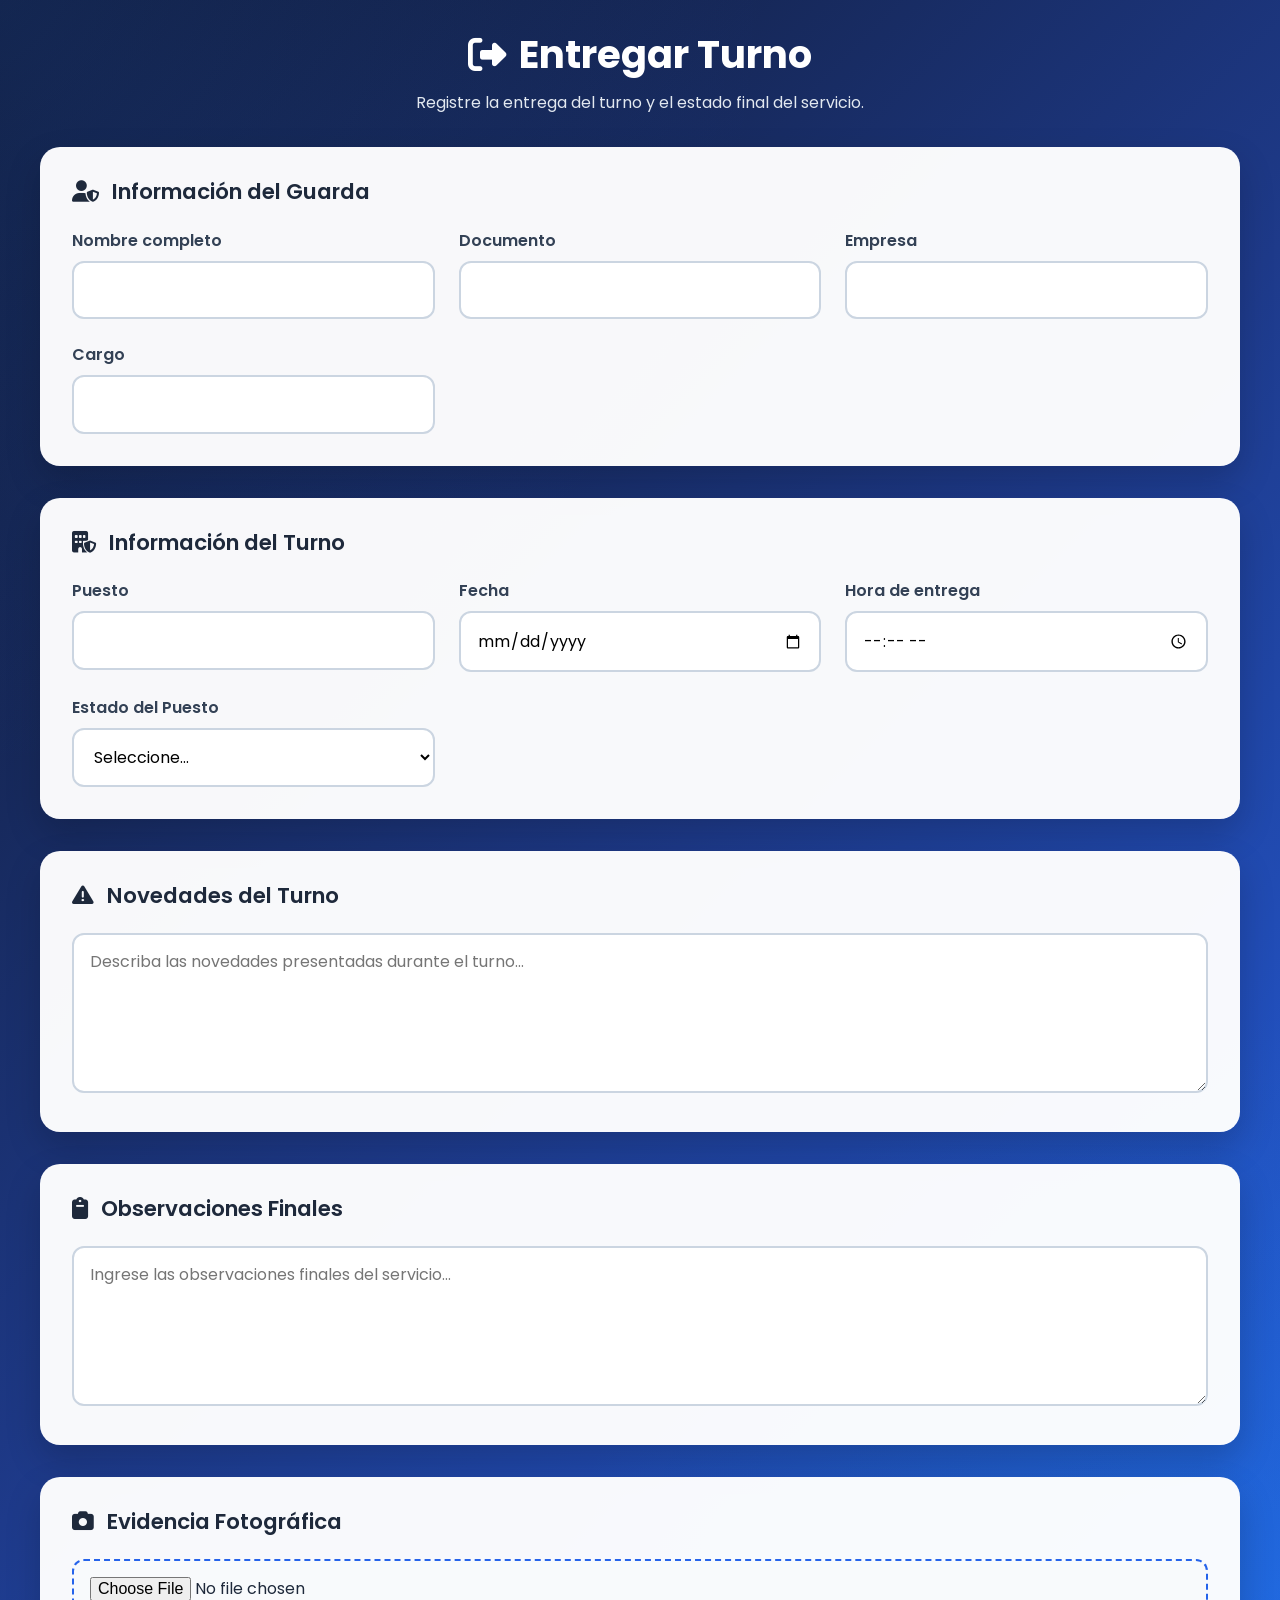
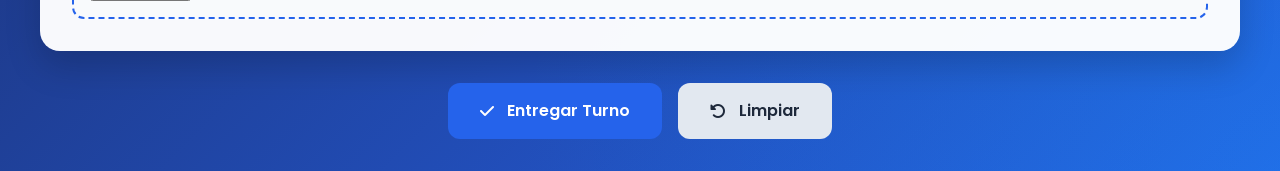
<file: pages/entregar-turno.html>
<!-- ==========================================================
     PROYECTO   : MINUTA DIGITAL 360
     ARCHIVO    : entregar-turno.html
     DESCRIPCIÓN: Registro de entrega de turno
     AUTOR      : Richard Duvan Gelves Laguado
     FECHA      : 2026
========================================================== -->

<!DOCTYPE html>
<html lang="es">

<head>

    <!-- ==========================================================
         CONFIGURACIÓN DEL DOCUMENTO
    ========================================================== -->

    <meta charset="UTF-8">

    <meta name="viewport"
          content="width=device-width, initial-scale=1.0">

    <meta name="description"
          content="Entrega de turno - Minuta Digital 360">

    <meta name="author"
          content="Richard Duvan Gelves Laguado">

    <meta name="theme-color"
          content="#2661E1">

    <title>Entregar Turno | Minuta Digital 360</title>

    <!-- Favicon -->

    <link rel="icon"
          type="image/png"
          href="../img/favicon.png">

    <!-- Google Fonts -->

    <link rel="preconnect"
          href="https://fonts.googleapis.com">

    <link rel="preconnect"
          href="https://fonts.gstatic.com"
          crossorigin>

    <link href="https://fonts.googleapis.com/css2?family=Poppins:wght@300;400;500;600;700;800&display=swap"
          rel="stylesheet">

    <!-- Font Awesome -->

    <link rel="stylesheet"
          href="https://cdnjs.cloudflare.com/ajax/libs/font-awesome/6.7.2/css/all.min.css">

    <!-- CSS -->

    <link rel="stylesheet"
          href="../css/estilos.css">

    <link rel="stylesheet"
          href="../css/entregar-turno.css">

</head>

<body>

<main class="contenedor-entregar-turno">

    <!-- ======================================================
         ENCABEZADO
    ======================================================= -->

    <header class="encabezado">

        <h1>

            <i class="fa-solid fa-right-from-bracket"></i>

            Entregar Turno

        </h1>

        <p>

            Registre la entrega del turno y el estado final del servicio.

        </p>

    </header>

    <!-- ======================================================
         FORMULARIO
    ======================================================= -->

    <form id="formulario-entregar-turno">

        <!-- Información del Guarda -->

        <section class="tarjeta">

            <h2>

                <i class="fa-solid fa-user-shield"></i>

                Información del Guarda

            </h2>

            <div class="grid">

                <div>

                    <label for="nombre">Nombre completo</label>

                    <input
                        type="text"
                        id="nombre"
                        name="nombre"
                        required>

                </div>

                <div>

                    <label for="documento">Documento</label>

                    <input
                        type="text"
                        id="documento"
                        name="documento"
                        required>

                </div>

                <div>

                    <label for="empresa">Empresa</label>

                    <input
                        type="text"
                        id="empresa"
                        name="empresa">

                </div>

                <div>

                    <label for="cargo">Cargo</label>

                    <input
                        type="text"
                        id="cargo"
                        name="cargo">

                </div>

            </div>

        </section>

        <!-- Información del Turno -->

        <section class="tarjeta">

            <h2>

                <i class="fa-solid fa-building-shield"></i>

                Información del Turno

            </h2>

            <div class="grid">

                <div>

                    <label for="puesto">Puesto</label>

                    <input
                        type="text"
                        id="puesto"
                        name="puesto"
                        required>

                </div>

                <div>

                    <label for="fecha">Fecha</label>

                    <input
                        type="date"
                        id="fecha"
                        name="fecha"
                        required>

                </div>

                <div>

                    <label for="hora">Hora de entrega</label>

                    <input
                        type="time"
                        id="hora"
                        name="hora"
                        required>

                </div>

                <div>

                    <label for="estado">Estado del Puesto</label>

                    <select
                        id="estado"
                        name="estado"
                        required>

                        <option value="">Seleccione...</option>
                        <option>Óptimo</option>
                        <option>Con novedades</option>
                        <option>Pendiente de revisión</option>

                    </select>

                </div>

            </div>

        </section>

        <!-- Novedades -->

        <section class="tarjeta">

            <h2>

                <i class="fa-solid fa-triangle-exclamation"></i>

                Novedades del Turno

            </h2>

            <textarea
                id="novedades"
                name="novedades"
                rows="5"
                placeholder="Describa las novedades presentadas durante el turno..."></textarea>

        </section>

        <!-- Observaciones -->

        <section class="tarjeta">

            <h2>

                <i class="fa-solid fa-clipboard"></i>

                Observaciones Finales

            </h2>

            <textarea
                id="observaciones"
                name="observaciones"
                rows="5"
                placeholder="Ingrese las observaciones finales del servicio..."></textarea>

        </section>

        <!-- Evidencia -->

        <section class="tarjeta">

            <h2>

                <i class="fa-solid fa-camera"></i>

                Evidencia Fotográfica

            </h2>

            <input
                type="file"
                id="evidencia"
                name="evidencia"
                accept="image/*">

        </section>

        <!-- Botones -->

        <section class="acciones">

            <button
                type="submit"
                class="btn-primario">

                <i class="fa-solid fa-check"></i>

                Entregar Turno

            </button>

            <button
                type="reset"
                class="btn-secundario">

                <i class="fa-solid fa-rotate-left"></i>

                Limpiar

            </button>

        </section>

    </form>

</main>

<!-- JavaScript -->

<script src="../js/entregar-turno.js"></script>

</body>

</html>
</file>
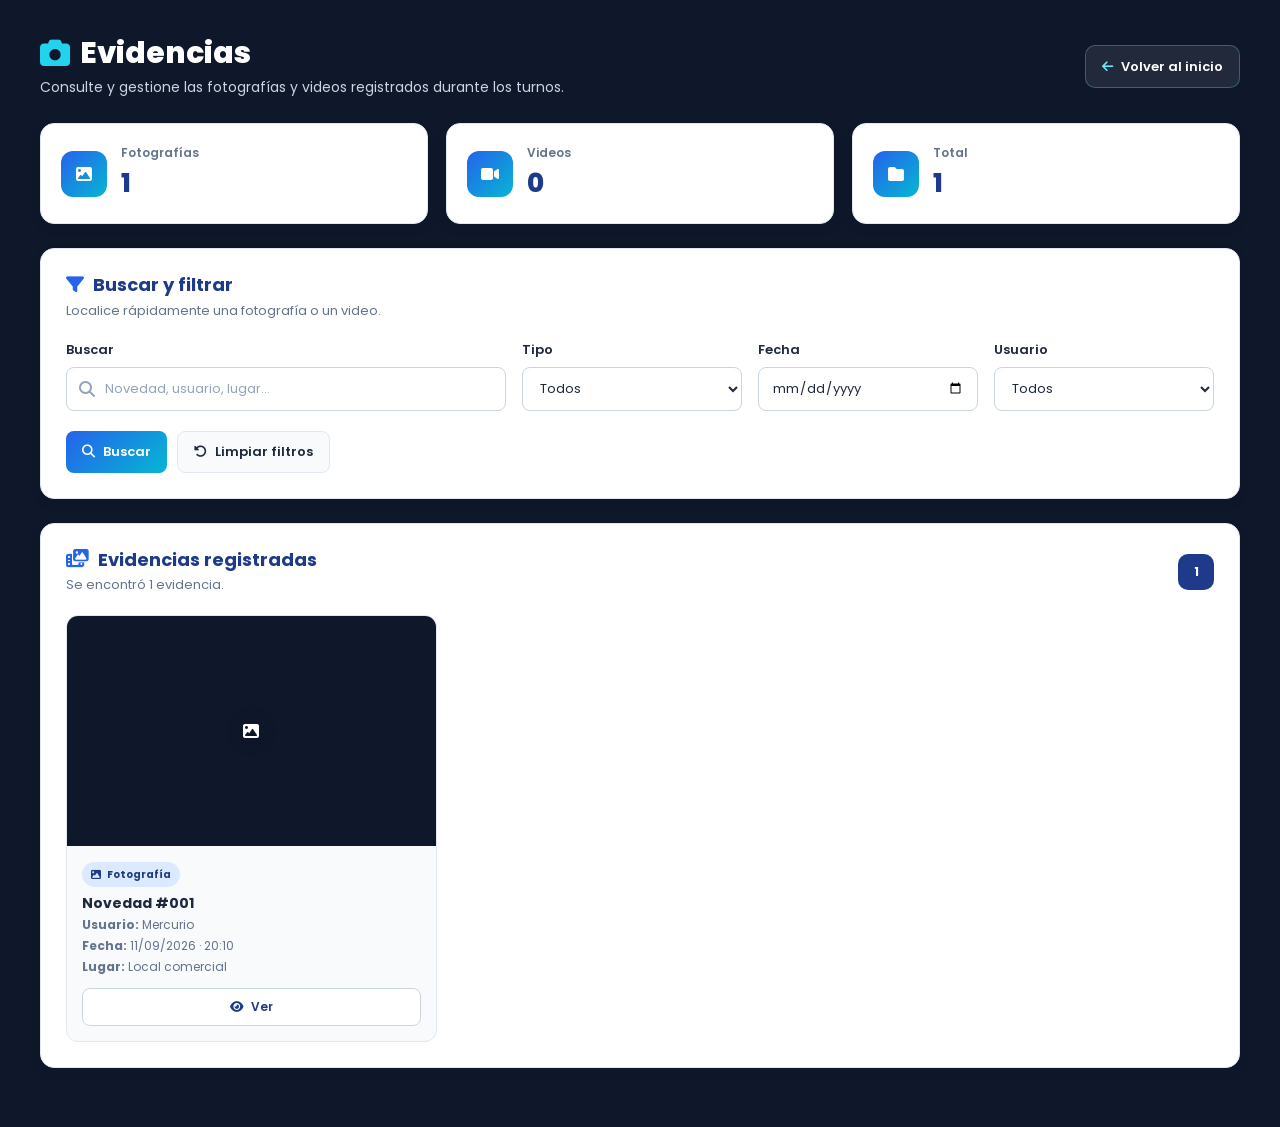
<file: pages/evidencias.html>
<!-- ==========================================================
     PROYECTO : MINUTA DIGITAL 360
     ARCHIVO  : evidencias.html

     DESCRIPCIÓN:
     Consulta y gestión de evidencias fotográficas y de video.

     AUTOR:
     Richard Duvan Gelves Laguado

     FECHA:
     2026
========================================================== -->

<!DOCTYPE html>
<html lang="es">

<head>

    <!-- ======================================================
         01. CONFIGURACIÓN
    ======================================================= -->

    <meta charset="UTF-8">

    <meta
        name="viewport"
        content="width=device-width, initial-scale=1.0">

    <meta
        name="description"
        content="Consulta y gestión de evidencias de Minuta Digital 360.">

    <meta
        name="author"
        content="Richard Duvan Gelves Laguado">

    <meta
        name="theme-color"
        content="#2563EB">


    <!-- ======================================================
         02. TÍTULO
    ======================================================= -->

    <title>
        Evidencias | Minuta Digital 360
    </title>


    <!-- ======================================================
         03. FUENTE
    ======================================================= -->

    <link
        rel="preconnect"
        href="https://fonts.googleapis.com">

    <link
        rel="preconnect"
        href="https://fonts.gstatic.com"
        crossorigin>

    <link
        rel="stylesheet"
        href="https://fonts.googleapis.com/css2?family=Poppins:wght@300;400;500;600;700;800&display=swap">


    <!-- ======================================================
         04. ICONOS
    ======================================================= -->

    <link
        rel="stylesheet"
        href="https://cdnjs.cloudflare.com/ajax/libs/font-awesome/6.7.2/css/all.min.css">


    <!-- ======================================================
         05. ESTILOS
    ======================================================= -->

    <link
        rel="stylesheet"
        href="../css/estilos.css">

    <link
        rel="stylesheet"
        href="../css/evidencias.css">

</head>


<body>


    <!-- ======================================================
         CONTENEDOR PRINCIPAL
    ======================================================= -->

    <main class="contenedor-evidencias">


        <!-- ==================================================
             01. ENCABEZADO
        =================================================== -->

        <header class="encabezado">


            <!-- INFORMACIÓN -->

            <div class="informacion-encabezado">

                <h1>

                    <i
                        class="fa-solid fa-camera"
                        aria-hidden="true">
                    </i>

                    Evidencias

                </h1>


                <p>

                    Consulte y gestione las fotografías y videos
                    registrados durante los turnos.

                </p>

            </div>


            <!-- VOLVER -->

            <a
                href="./dashboard.html"
                class="btn-volver-inicio"
                title="Volver al inicio">

                <i
                    class="fa-solid fa-arrow-left"
                    aria-hidden="true">
                </i>

                Volver al inicio

            </a>


        </header>


        <!-- ==================================================
             02. RESUMEN
        =================================================== -->

        <section
            class="resumen-evidencias"
            aria-label="Resumen de evidencias">


            <!-- FOTOGRAFÍAS -->

            <article class="tarjeta-resumen">

                <div class="icono-resumen">

                    <i
                        class="fa-solid fa-image"
                        aria-hidden="true">
                    </i>

                </div>


                <div>

                    <span>
                        Fotografías
                    </span>

                    <strong id="totalFotografias">
                        0
                    </strong>

                </div>

            </article>


            <!-- VIDEOS -->

            <article class="tarjeta-resumen">

                <div class="icono-resumen">

                    <i
                        class="fa-solid fa-video"
                        aria-hidden="true">
                    </i>

                </div>


                <div>

                    <span>
                        Videos
                    </span>

                    <strong id="totalVideos">
                        0
                    </strong>

                </div>

            </article>


            <!-- TOTAL -->

            <article class="tarjeta-resumen">

                <div class="icono-resumen">

                    <i
                        class="fa-solid fa-folder"
                        aria-hidden="true">
                    </i>

                </div>


                <div>

                    <span>
                        Total
                    </span>

                    <strong id="totalEvidencias">
                        0
                    </strong>

                </div>

            </article>


        </section>


        <!-- ==================================================
             03. BÚSQUEDA Y FILTROS
        =================================================== -->

        <section
            class="tarjeta"
            aria-labelledby="titulo-filtros">


            <div class="cabecera-seccion">

                <div>

                    <h2 id="titulo-filtros">

                        <i
                            class="fa-solid fa-filter"
                            aria-hidden="true">
                        </i>

                        Buscar y filtrar

                    </h2>


                    <p>

                        Localice rápidamente una fotografía
                        o un video.

                    </p>

                </div>

            </div>


            <div class="filtros-evidencias">


                <!-- BUSCAR -->

                <div class="campo-filtro">

                    <label for="buscarEvidencia">

                        Buscar

                    </label>


                    <div class="entrada-busqueda">

                        <i
                            class="fa-solid fa-magnifying-glass"
                            aria-hidden="true">
                        </i>


                        <input
                            type="search"
                            id="buscarEvidencia"
                            placeholder="Novedad, usuario, lugar..."
                            autocomplete="off">

                    </div>

                </div>


                <!-- TIPO -->

                <div class="campo-filtro">

                    <label for="filtroTipoEvidencia">

                        Tipo

                    </label>


                    <select id="filtroTipoEvidencia">

                        <option value="">
                            Todos
                        </option>

                        <option value="fotografia">
                            Fotografía
                        </option>

                        <option value="video">
                            Video
                        </option>

                    </select>

                </div>


                <!-- FECHA -->

                <div class="campo-filtro">

                    <label for="filtroFechaEvidencia">

                        Fecha

                    </label>


                    <input
                        type="date"
                        id="filtroFechaEvidencia">

                </div>


                <!-- USUARIO -->

                <div class="campo-filtro">

                    <label for="filtroUsuarioEvidencia">

                        Usuario

                    </label>


                    <select id="filtroUsuarioEvidencia">

                        <option value="">
                            Todos
                        </option>

                    </select>

                </div>


            </div>


            <!-- ACCIONES -->

            <div class="acciones-filtros">

                <button
                    type="button"
                    id="btnAplicarFiltros"
                    class="btn-primario">

                    <i
                        class="fa-solid fa-magnifying-glass"
                        aria-hidden="true">
                    </i>

                    Buscar

                </button>


                <button
                    type="button"
                    id="btnLimpiarFiltros"
                    class="btn-secundario">

                    <i
                        class="fa-solid fa-rotate-left"
                        aria-hidden="true">
                    </i>

                    Limpiar filtros

                </button>

            </div>


        </section>


        <!-- ==================================================
             04. LISTADO DE EVIDENCIAS
        =================================================== -->

        <section
            class="tarjeta"
            aria-labelledby="titulo-listado">


            <!-- CABECERA -->

            <div class="cabecera-listado">

                <div>

                    <h2 id="titulo-listado">

                        <i
                            class="fa-solid fa-photo-film"
                            aria-hidden="true">
                        </i>

                        Evidencias registradas

                    </h2>


                    <p id="resultadoBusqueda">

                        Mostrando evidencias.

                    </p>

                </div>


                <span
                    class="contador-resultados"
                    id="contadorResultados">

                    0

                </span>

            </div>


            <!-- GALERÍA -->

            <div
                id="listaEvidencias"
                class="lista-evidencias">
            </div>


            <!-- SIN RESULTADOS -->

            <div
                id="sinResultados"
                class="sin-resultados"
                hidden>

                <i
                    class="fa-regular fa-image"
                    aria-hidden="true">
                </i>


                <h3>

                    No se encontraron evidencias

                </h3>


                <p>

                    No existen evidencias que coincidan
                    con los filtros seleccionados.

                </p>

            </div>


        </section>


    </main>


    <!-- ======================================================
         05. MODAL DE EVIDENCIA
    ======================================================= -->

    <div
        id="modalEvidencia"
        class="modal-evidencia"
        hidden>


        <div
            class="contenedor-modal-evidencia"
            role="dialog"
            aria-modal="true"
            aria-labelledby="tituloModalEvidencia">


            <!-- CABECERA -->

            <div class="cabecera-modal">

                <div>

                    <span class="etiqueta-modal">

                        Evidencia

                    </span>


                    <h2 id="tituloModalEvidencia">

                        Detalle de evidencia

                    </h2>

                </div>


                <button
                    type="button"
                    id="btnCerrarModal"
                    class="btn-cerrar-modal"
                    aria-label="Cerrar ventana">

                    <i
                        class="fa-solid fa-xmark"
                        aria-hidden="true">
                    </i>

                </button>

            </div>


            <!-- VISUALIZACIÓN -->

            <div
                id="visorEvidencia"
                class="visor-evidencia">
            </div>


            <!-- INFORMACIÓN -->

            <div
                id="detalleEvidencia"
                class="detalle-evidencia">
            </div>


            <!-- ACCIONES -->

            <div class="acciones-modal">

                <button
                    type="button"
                    id="btnDescargarEvidencia"
                    class="btn-primario">

                    <i
                        class="fa-solid fa-download"
                        aria-hidden="true">
                    </i>

                    Descargar

                </button>


                <button
                    type="button"
                    id="btnCerrarModalInferior"
                    class="btn-secundario">

                    <i
                        class="fa-solid fa-xmark"
                        aria-hidden="true">
                    </i>

                    Cerrar

                </button>

            </div>


        </div>

    </div>


    <!-- ======================================================
         06. JAVASCRIPT
    ======================================================= -->

    <script
        src="../js/evidencias.js"
        defer>
    </script>


</body>

</html>
</file>
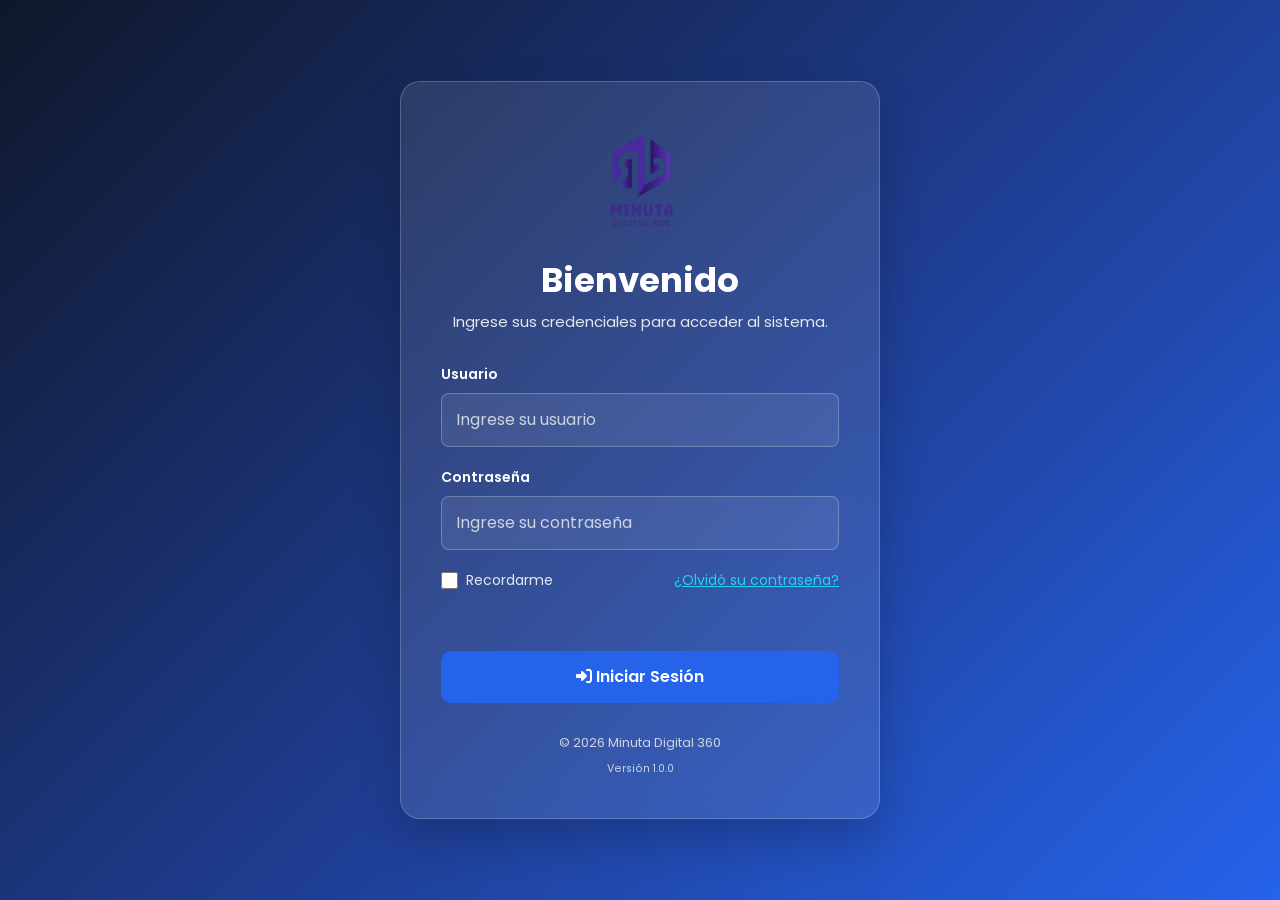
<file: pages/login.html>
<!-- ==========================================================
     PROYECTO : MINUTA DIGITAL 360
     ARCHIVO  : login.html
     DESCRIPCIÓN:
     Pantalla de inicio de sesión del sistema.
     AUTOR:
     Richard Duvan Gelves Laguado
========================================================== -->

<!DOCTYPE html>

<html lang="es">

<head>

    <!-- ======================================================
         CONFIGURACIÓN DEL DOCUMENTO
    ======================================================= -->

    <meta charset="UTF-8">

    <meta
        name="viewport"
        content="width=device-width, initial-scale=1.0">

    <meta
        name="description"
        content="Inicio de sesión de Minuta Digital 360 para acceder al sistema de gestión digital de minutas de seguridad.">

    <meta
        name="theme-color"
        content="#2563EB">


    <!-- ======================================================
         TÍTULO
    ======================================================= -->

    <title>
        Iniciar Sesión | Minuta Digital 360
    </title>


    <!-- ======================================================
         FAVICON
    ======================================================= -->

    <link
        rel="icon"
        type="image/png"
        href="../img/logo-minuta-digital-360.png">


    <!-- ======================================================
         FUENTE PRINCIPAL
    ======================================================= -->

    <link
        rel="preconnect"
        href="https://fonts.googleapis.com">

    <link
        rel="preconnect"
        href="https://fonts.gstatic.com"
        crossorigin>

    <link
        href="https://fonts.googleapis.com/css2?family=Poppins:wght@300;400;500;600;700;800&display=swap"
        rel="stylesheet">


    <!-- ======================================================
         ICONOS
    ======================================================= -->

    <link
        rel="stylesheet"
        href="https://cdnjs.cloudflare.com/ajax/libs/font-awesome/6.7.2/css/all.min.css">


    <!-- ======================================================
         ESTILOS GLOBALES
    ======================================================= -->

    <link
        rel="stylesheet"
        href="../css/estilos.css">


    <!-- ======================================================
         ESTILOS DEL LOGIN
    ======================================================= -->

    <link
        rel="stylesheet"
        href="../css/login.css">


</head>


<body>

    <!-- ======================================================
         CONTENEDOR PRINCIPAL DEL LOGIN
    ======================================================= -->

    <main class="contenedor-login">


        <!-- ==================================================
             TARJETA DE INICIO DE SESIÓN
        =================================================== -->

        <section class="tarjeta-login">


            <!-- ==================================================
                 LOGO
            =================================================== -->

            <img
                src="../img/logo-minuta-digital-360.png"
                alt="Logo de Minuta Digital 360"
                class="logo">


            <!-- ==================================================
                 TÍTULO
            =================================================== -->

            <h1>
                Bienvenido
            </h1>


            <!-- ==================================================
                 DESCRIPCIÓN
            =================================================== -->

            <p class="descripcion-login">
                Ingrese sus credenciales para acceder
                al sistema.
            </p>


            <!-- ==================================================
                 FORMULARIO
            =================================================== -->

            <form
                id="formulario-login"
                class="formulario">


                <!-- ==================================================
                     USUARIO
                =================================================== -->

                <div class="grupo-input">

                    <label for="usuario">
                        Usuario
                    </label>

                    <input
                        type="text"
                        id="usuario"
                        name="usuario"
                        placeholder="Ingrese su usuario"
                        autocomplete="username"
                        required>

                </div>


                <!-- ==================================================
                     CONTRASEÑA
                =================================================== -->

                <div class="grupo-input">

                    <label for="password">
                        Contraseña
                    </label>

                    <input
                        type="password"
                        id="password"
                        name="password"
                        placeholder="Ingrese su contraseña"
                        autocomplete="current-password"
                        required>

                </div>


                <!-- ==================================================
                     OPCIONES
                =================================================== -->

                <div class="opciones">


                    <!-- Recordar usuario -->

                    <label for="recordarme">

                        <input
                            type="checkbox"
                            id="recordarme"
                            name="recordarme">

                        Recordarme

                    </label>


                    <!-- Recuperar contraseña -->

                    <a href="./recuperar-contrasena.html">
                        ¿Olvidó su contraseña?
                    </a>

                </div>


                <!-- ==================================================
                     MENSAJE DEL SISTEMA
                =================================================== -->

                <div
                    id="mensaje-login"
                    class="mensaje-login"
                    role="alert"
                    aria-live="polite">
                </div>


                <!-- ==================================================
                     BOTÓN DE INICIO DE SESIÓN
                =================================================== -->

                <button
                    type="submit"
                    id="btn-login"
                    class="btn-login">

                    <i
                        class="fa-solid fa-right-to-bracket"
                        aria-hidden="true">
                    </i>

                    Iniciar Sesión

                </button>


            </form>


            <!-- ==================================================
                 PIE DEL LOGIN
            =================================================== -->

            <footer class="pie-login">

                <p>
                    © 2026 Minuta Digital 360
                </p>

                <small>
                    Versión 1.0.0
                </small>

            </footer>


        </section>

    </main>


    <!-- ======================================================
         JAVASCRIPT
    ======================================================= -->

    <script
        src="../js/login.js"
        defer>
    </script>

</body>

</html>
</file>
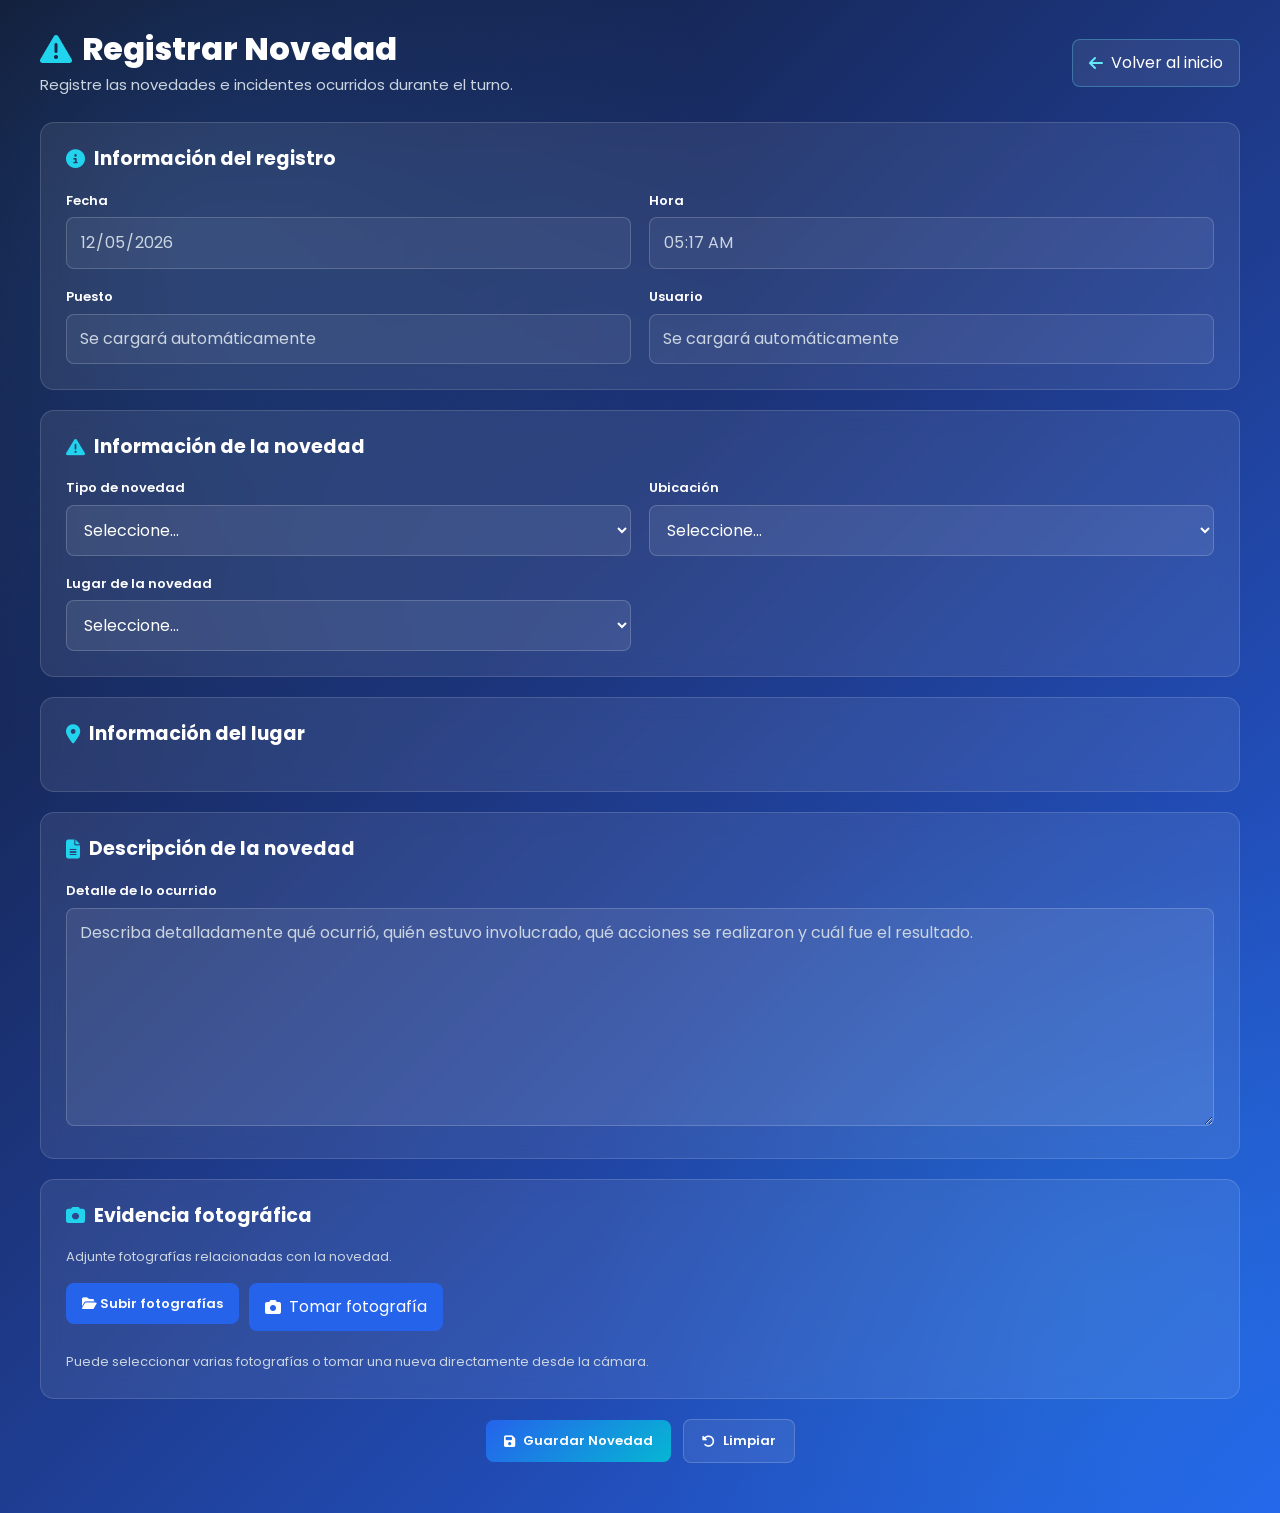
<file: pages/minuta.html>
<!-- ==========================================================
     PROYECTO   : MINUTA DIGITAL 360
     ARCHIVO    : minuta.html

     DESCRIPCIÓN:
     Registro de novedades e incidentes del servicio.

     AUTOR:
     Richard Duvan Gelves Laguado

     FECHA:
     2026
========================================================== -->

<!DOCTYPE html>

<html lang="es">

<head>

    <!-- ======================================================
         01. CONFIGURACIÓN DEL DOCUMENTO
    ======================================================= -->

    <meta charset="UTF-8">

    <meta
        name="viewport"
        content="width=device-width, initial-scale=1.0"
    >

    <meta
        name="description"
        content="Registro de novedades del servicio - Minuta Digital 360"
    >

    <meta
        name="author"
        content="Richard Duvan Gelves Laguado"
    >

    <meta
        name="theme-color"
        content="#2563EB"
    >


    <!-- ======================================================
         02. TÍTULO
    ======================================================= -->

    <title>
        Registrar Novedad | Minuta Digital 360
    </title>


    <!-- ======================================================
         03. FAVICON
    ======================================================= -->

    <link
        rel="icon"
        type="image/png"
        href="../img/logo-minuta-digital-360.png"
    >


    <!-- ======================================================
         04. FUENTE PRINCIPAL
    ======================================================= -->

    <link
        rel="preconnect"
        href="https://fonts.googleapis.com"
    >

    <link
        rel="preconnect"
        href="https://fonts.gstatic.com"
        crossorigin
    >

    <link
        rel="stylesheet"
        href="https://fonts.googleapis.com/css2?family=Poppins:wght@300;400;500;600;700;800&display=swap"
    >


    <!-- ======================================================
         05. ICONOS
    ======================================================= -->

    <link
        rel="stylesheet"
        href="https://cdnjs.cloudflare.com/ajax/libs/font-awesome/6.7.2/css/all.min.css"
    >


    <!-- ======================================================
         06. ESTILOS GLOBALES
    ======================================================= -->

    <link
        rel="stylesheet"
        href="../css/estilos.css"
    >


    <!-- ======================================================
         07. ESTILOS DE LA PÁGINA
    ======================================================= -->

    <link
        rel="stylesheet"
        href="../css/minuta.css"
    >

</head>


<body>


    <!-- ======================================================
         CONTENEDOR PRINCIPAL
    ======================================================= -->

    <main class="contenedor-minuta">


        <!-- ==================================================
             01. ENCABEZADO
        =================================================== -->

        <header class="encabezado">


            <!-- INFORMACIÓN DEL ENCABEZADO -->

            <div class="informacion-encabezado">

                <h1>

                    <i
                        class="fa-solid fa-triangle-exclamation"
                        aria-hidden="true">
                    </i>

                    Registrar Novedad

                </h1>


                <p>

                    Registre las novedades e incidentes ocurridos
                    durante el turno.

                </p>

            </div>


            <!-- ==================================================
                 BOTÓN VOLVER AL INICIO
            =================================================== -->

            <a
                href="./dashboard.html"
                class="btn-volver-inicio"
                title="Volver al inicio"
            >

                <i
                    class="fa-solid fa-arrow-left"
                    aria-hidden="true">
                </i>

                Volver al inicio

            </a>


        </header>


        <!-- ==================================================
             FORMULARIO PRINCIPAL
        =================================================== -->

        <form id="formulario-minuta">


            <!-- ==================================================
                 02. INFORMACIÓN DEL REGISTRO
            =================================================== -->

            <section
                class="tarjeta"
                aria-labelledby="titulo-registro"
            >

                <h2 id="titulo-registro">

                    <i
                        class="fa-solid fa-circle-info"
                        aria-hidden="true">
                    </i>

                    Información del registro

                </h2>


                <div class="grid">


                    <!-- FECHA -->

                    <div>

                        <label for="fecha">
                            Fecha
                        </label>

                        <input
                            type="date"
                            id="fecha"
                            name="fecha"
                            readonly
                            required
                        >

                    </div>


                    <!-- HORA -->

                    <div>

                        <label for="hora">
                            Hora
                        </label>

                        <input
                            type="time"
                            id="hora"
                            name="hora"
                            readonly
                            required
                        >

                    </div>


                    <!-- PUESTO -->

                    <div>

                        <label for="puesto">
                            Puesto
                        </label>

                        <input
                            type="text"
                            id="puesto"
                            name="puesto"
                            readonly
                            placeholder="Se cargará automáticamente"
                            required
                        >

                    </div>


                    <!-- USUARIO -->

                    <div>

                        <label for="guarda">
                            Usuario
                        </label>

                        <input
                            type="text"
                            id="guarda"
                            name="guarda"
                            readonly
                            placeholder="Se cargará automáticamente"
                            required
                        >

                    </div>


                </div>

            </section>


 <!-- *==================================================*
     *        03. INFORMACIÓN DE LA NOVEDAD*
     *===================================================* -->

<section
    class="tarjeta"
    aria-labelledby="titulo-novedad"
>

    <h2 id="titulo-novedad">

        <i
            class="fa-solid fa-triangle-exclamation"
            aria-hidden="true">
        </i>

        Información de la novedad

    </h2>


    <div class="grid">


        <!-- *TIPO DE NOVEDAD* -->

        <div>

            <label for="tipo">

                Tipo de novedad

            </label>


            <select
                id="tipo"
                name="tipo"
                required
            >

                <option value="">

                    Seleccione...

                </option>


                <option value="hurto">

                    Hurto

                </option>


                <option value="accidente">

                    Accidente

                </option>


                <option value="persona_sospechosa">

                    Persona sospechosa

                </option>


                <option value="rina">

                    Riña

                </option>


                <option value="incendio">

                    Incendio

                </option>


                <option value="emergencia_medica">

                    Emergencia médica

                </option>


                <option value="objeto_perdido">

                    Objeto perdido

                </option>


                <option value="dano_tecnico">

                    Daño técnico

                </option>


                <option value="apoyo_local">

                    Apoyo a local

                </option>


                <option value="apertura">

                    Apertura

                </option>


                <option value="cierre">

                    Cierre

                </option>


                <option value="ronda_vigilancia">

                    Ronda de vigilancia

                </option>


                <option value="visita_autoridad">

                    Visita de autoridad

                </option>


                <option value="otro">

                    Otro

                </option>

            </select>

        </div>


        <!-- *UBICACIÓN* -->

        <div>

            <label for="ubicacion">

                Ubicación

            </label>


            <select
                id="ubicacion"
                name="ubicacion"
                required
            >

                <option value="">

                    Seleccione...

                </option>


                <option value="administracion">

                    Administración

                </option>


                <option value="primer_piso">

                    Primer Piso

                </option>


                <option value="segundo_piso">

                    Segundo Piso

                </option>


                <option value="tercer_piso">

                    Tercer Piso

                </option>


                <option value="segundo_piso_hub">

                    Segundo Piso - Hub Ventura

                </option>


                <option value="tercer_piso_centro_negocios">

                    Tercer Piso - Centro de Negocios

                </option>


                <option value="cuarto_piso_centro_negocios">

                    Cuarto Piso - Centro de Negocios

                </option>


                <option value="cubierta_centro_negocios">

                    Cubierta - Centro de Negocios

                </option>


                <option value="cubierta_a">

                    Cubierta A

                </option>


                <option value="cubierta_b">

                    Cubierta B

                </option>


                <option value="cubierta_c">

                    Cubierta C

                </option>


                <option value="cubierta_d">

                    Cubierta D

                </option>


                <option value="parqueadero">

                    Parqueadero

                </option>


                <option value="externa_centro_comercial">
                    Externa del centro comercial
                </option>


                <option value="banos_torre_a_primer">

                    Baños Torre A - Primer piso

                </option>


                <option value="banos_torre_a_segundo">

                    Baños Torre A - Segundo piso

                </option>


                <option value="banos_torre_a_tercer">

                    Baños Torre A - Tercer piso

                </option>


                <option value="banos_torre_b_primer">

                    Baños Torre B - Primer piso

                </option>


                <option value="banos_torre_b_segundo">

                    Baños Torre B - Segundo piso

                </option>


                <option value="banos_torre_b_tercer">

                    Baños Torre B - Tercer piso

                </option>


                <option value="banos_hub_ventura">

                    Baños Segundo piso - Hub Ventura

                </option>


                <option value="banos_torre_a_centro_tercer">

                    Baños Torre A - Centro de Negocios - Tercer piso

                </option>


                <option value="banos_torre_b_centro_tercer">

                    Baños Torre B - Centro de Negocios - Tercer piso

                </option>


                <option value="banos_torre_a_centro_cuarto">

                    Baños Torre A - Centro de Negocios - Cuarto piso

                </option>


                <option value="banos_torre_b_centro_cuarto">

                    Baños Torre B - Centro de Negocios - Cuarto piso

                </option>

            </select>

        </div>


        <!-- *LUGAR* -->

        <div>

            <label for="lugar">

                Lugar de la novedad

            </label>


            <select
                id="lugar"
                name="lugar"
                required
            >

                <option value="">

                    Seleccione...

                </option>


                <option value="area_comun">

                    Área común

                </option>


                <option value="local_comercial">

                    Local comercial

                </option>


                <option value="parqueadero">

                    Parqueadero

                </option>


                <option value="parte_externa_entrada_1">

                    Parte externa entrada 1

                </option>


                <option value="parte_externa_entrada_2">

                    Parte externa entrada 2

                </option>


                <option value="parte_externa_entrada_3">

                    Parte externa entrada 3

                </option>


                <option value="parte_externa_entrada_4">

                    Parte externa entrada 4

                </option>


                <option value="parte_externa_patio_maniobras">

                    Parte externa Patio maniobras

                </option>


                <option value="parte_externa_plazoleta_amelia">

                    Parte externa plazoleta amelia
                    (lotes la diagonal)

                </option>


                <option value="otro">

                    Otro

                </option>

            </select>

        </div>


    </div>

</section>


            <!-- ==================================================
                 04. INFORMACIÓN ESPECÍFICA DEL LUGAR
            =================================================== -->

            <section
                class="tarjeta"
                id="informacionLugar"
                aria-labelledby="titulo-lugar"
            >

                <h2 id="titulo-lugar">

                    <i
                        class="fa-solid fa-location-dot"
                        aria-hidden="true">
                    </i>

                    Información del lugar

                </h2>


                <div class="grid">


                    <!-- COLUMNA DEL PARQUEADERO -->

                    <div
                        id="campoColumna"
                        hidden
                    >

                        <label for="columna">
                            Columna del parqueadero
                        </label>

                        <select
                            id="columna"
                            name="columna"
                        >

                            <option value="">
                                Seleccione la columna
                            </option>

                            <option value="a01">
                                A-01
                            </option>

                            <option value="a02">
                                A-02
                            </option>

                            <option value="a03">
                                A-03
                            </option>

                            <option value="a04">
                                A-04
                            </option>

                            <option value="a05">
                                A-05
                            </option>

                            <option value="b01">
                                B-01
                            </option>

                            <option value="b02">
                                B-02
                            </option>

                            <option value="b03">
                                B-03
                            </option>

                            <option value="b04">
                                B-04
                            </option>

                            <option value="b05">
                                B-05
                            </option>

                            <option value="c01">
                                C-01
                            </option>

                            <option value="c02">
                                C-02
                            </option>

                            <option value="c03">
                                C-03
                            </option>

                            <option value="c04">
                                C-04
                            </option>

                            <option value="c05">
                                C-05
                            </option>

                            <option value="otro">
                                Otra columna
                            </option>

                        </select>

                    </div>


                    <!-- OTRA COLUMNA -->

                    <div
                        id="campoOtraColumna"
                        hidden
                    >

                        <label for="otraColumna">
                            Describa la columna
                        </label>

                        <input
                            type="text"
                            id="otraColumna"
                            name="otraColumna"
                            placeholder="Escriba la columna"
                        >

                    </div>


                    <!-- NÚMERO DEL LOCAL -->

                    <div
                        id="campoNumeroLocal"
                        hidden
                    >

                        <label for="numeroLocal">
                            Número del local
                        </label>

                        <input
                            type="text"
                            id="numeroLocal"
                            name="numeroLocal"
                            placeholder="Ejemplo: 2-15"
                        >

                    </div>


                    <!-- NOMBRE DEL LOCAL -->

                    <div
                        id="campoNombreLocal"
                        hidden
                    >

                        <label for="nombreLocal">
                            Nombre del local
                        </label>

                        <input
                            type="text"
                            id="nombreLocal"
                            name="nombreLocal"
                            placeholder="Ejemplo: Studio F"
                        >

                    </div>


                    <!-- ÁREA COMÚN -->

                    <div
                        id="campoAreaComun"
                        hidden
                    >

                        <label for="areaComun">
                            Área común
                        </label>

                        <input
                            type="text"
                            id="areaComun"
                            name="areaComun"
                            placeholder="Ejemplo: Pasillo Principal"
                        >

                    </div>


                    <!-- DESCRIPCIÓN DEL LUGAR -->

                    <div
                        id="campoDescripcionLugar"
                        hidden
                    >

                        <label for="descripcionLugar">
                            Descripción del lugar
                        </label>

                        <input
                            type="text"
                            id="descripcionLugar"
                            name="descripcionLugar"
                            placeholder="Describa el lugar"
                        >

                    </div>


                </div>

            </section>


            <!-- ==================================================
                 05. DESCRIPCIÓN DE LA NOVEDAD
            =================================================== -->

            <section
                class="tarjeta"
                aria-labelledby="titulo-descripcion"
            >

                <h2 id="titulo-descripcion">

                    <i
                        class="fa-solid fa-file-lines"
                        aria-hidden="true">
                    </i>

                    Descripción de la novedad

                </h2>


                <label for="descripcion">
                    Detalle de lo ocurrido
                </label>


                <textarea
                    id="descripcion"
                    name="descripcion"
                    rows="8"
                    maxlength="1000"
                    placeholder="Describa detalladamente qué ocurrió, quién estuvo involucrado, qué acciones se realizaron y cuál fue el resultado."
                    required
                ></textarea>


            </section>


            <!-- ==================================================
                 06. EVIDENCIA FOTOGRÁFICA
            =================================================== -->

            <section
                class="tarjeta"
                aria-labelledby="titulo-evidencia"
            >

                <h2 id="titulo-evidencia">

                    <i
                        class="fa-solid fa-camera"
                        aria-hidden="true">
                    </i>

                    Evidencia fotográfica

                </h2>


                <p class="texto-ayuda">

                    Adjunte fotografías relacionadas con la novedad.

                </p>


                <!-- ==================================================
                     OPCIONES DE EVIDENCIA
                =================================================== -->

                <div class="opciones-evidencia">


                    <!-- SUBIR FOTOGRAFÍAS -->

                    <label
                        for="evidencia"
                        class="btn-evidencia"
                    >

                        <i
                            class="fa-solid fa-folder-open"
                            aria-hidden="true">
                        </i>

                        Subir fotografías

                    </label>


                    <input
                        type="file"
                        id="evidencia"
                        name="evidencia"
                        accept="image/*"
                        multiple
                        hidden
                    >


                    <!-- TOMAR FOTOGRAFÍA -->

                    <button
                        type="button"
                        id="btnTomarFoto"
                        class="btn-evidencia"
                    >

                        <i
                            class="fa-solid fa-camera"
                            aria-hidden="true">
                        </i>

                        Tomar fotografía

                    </button>


                </div>


                <!-- ==================================================
                     VISTA PREVIA DE LAS FOTOGRAFÍAS
                =================================================== -->

                <div
                    id="vistaPreviaEvidencias"
                    class="vista-previa-evidencias"
                    aria-live="polite"
                ></div>


                <!-- ==================================================
                     INFORMACIÓN
                =================================================== -->

                <small class="texto-ayuda">

                    Puede seleccionar varias fotografías o tomar
                    una nueva directamente desde la cámara.

                </small>


            </section>


            <!-- ==================================================
                 07. ACCIONES
            =================================================== -->

            <section class="acciones">


                <!-- GUARDAR -->

                <button
                    type="submit"
                    id="btnGuardarNovedad"
                    class="btn-primario"
                >

                    <i
                        class="fa-solid fa-floppy-disk"
                        aria-hidden="true">
                    </i>

                    Guardar Novedad

                </button>


                <!-- LIMPIAR -->

                <button
                    type="reset"
                    id="btnLimpiarMinuta"
                    class="btn-secundario"
                >

                    <i
                        class="fa-solid fa-rotate-left"
                        aria-hidden="true">
                    </i>

                    Limpiar

                </button>


            </section>


            <!-- ==================================================
                 08. MENSAJE DEL SISTEMA
            =================================================== -->

            <div
                id="mensaje-minuta"
                class="mensaje-minuta"
                role="status"
                aria-live="polite"
            ></div>


        </form>

    </main>


    <!-- ======================================================
         JAVASCRIPT
    ======================================================= -->

    <script
        src="../js/minuta.js"
        defer>
    </script>

</body>

</html>
</file>
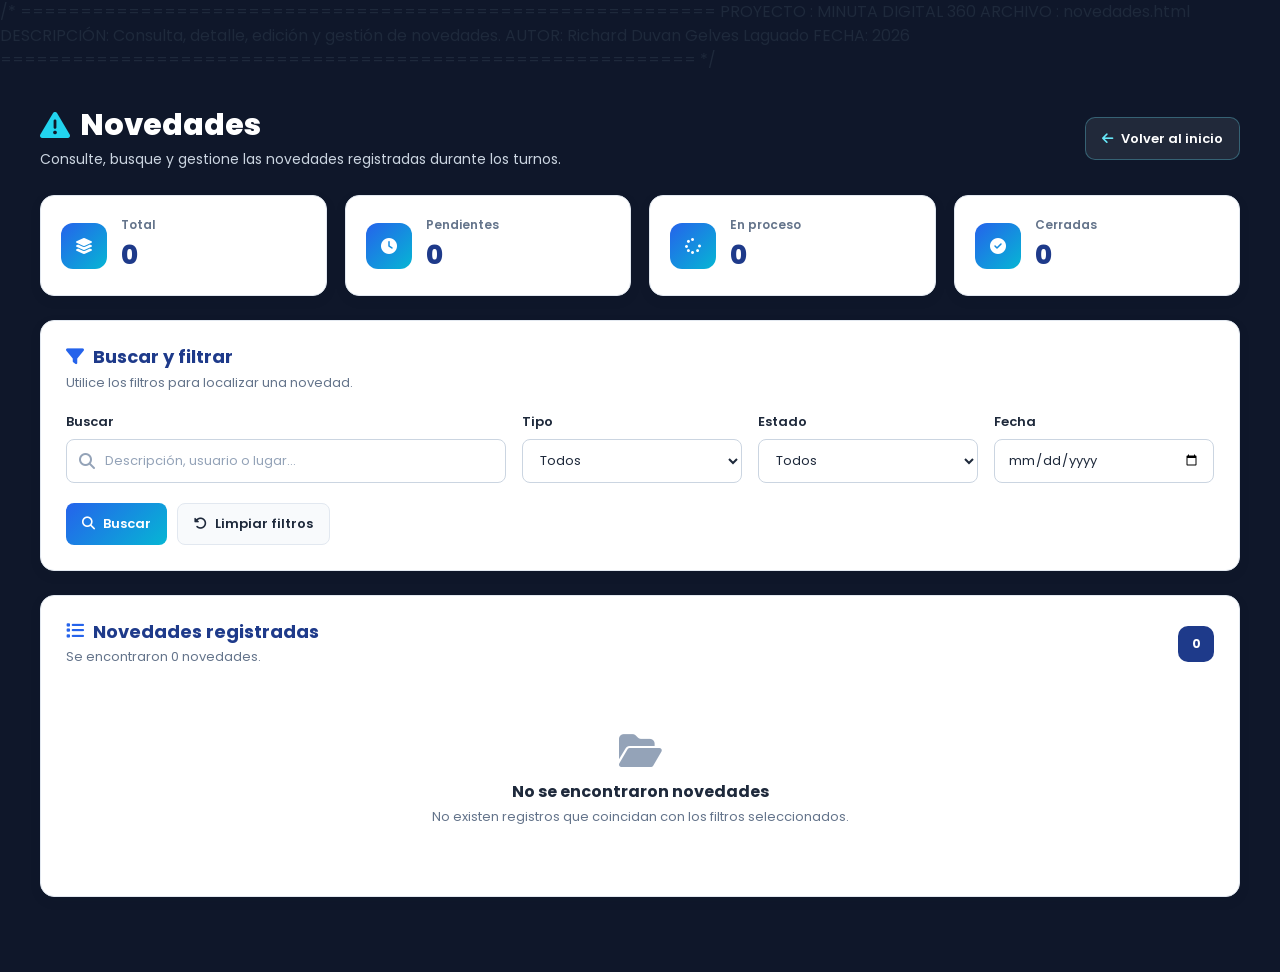
<file: pages/novedades.html>
/* ==========================================================
   PROYECTO : MINUTA DIGITAL 360
   ARCHIVO  : novedades.html

   DESCRIPCIÓN:
   Consulta, detalle, edición y gestión de novedades.

   AUTOR:
   Richard Duvan Gelves Laguado

   FECHA:
   2026
========================================================== */

<!DOCTYPE html>
<html lang="es">

<head>

    <!-- ======================================================
         01. CONFIGURACIÓN
    ======================================================= -->

    <meta charset="UTF-8">

    <meta
        name="viewport"
        content="width=device-width, initial-scale=1.0">

    <meta
        name="description"
        content="Consulta y gestión de novedades - Minuta Digital 360">

    <meta
        name="author"
        content="Richard Duvan Gelves Laguado">

    <meta
        name="theme-color"
        content="#2563EB">


    <!-- ======================================================
         02. TÍTULO
    ======================================================= -->

    <title>
        Novedades | Minuta Digital 360
    </title>


    <!-- ======================================================
         03. FUENTE PRINCIPAL
    ======================================================= -->

    <link
        rel="preconnect"
        href="https://fonts.googleapis.com">

    <link
        rel="preconnect"
        href="https://fonts.gstatic.com"
        crossorigin>

    <link
        rel="stylesheet"
        href="https://fonts.googleapis.com/css2?family=Poppins:wght@300;400;500;600;700;800&display=swap">


    <!-- ======================================================
         04. ICONOS
    ======================================================= -->

    <link
        rel="stylesheet"
        href="https://cdnjs.cloudflare.com/ajax/libs/font-awesome/6.7.2/css/all.min.css">


    <!-- ======================================================
         05. ESTILOS GLOBALES
    ======================================================= -->

    <link
        rel="stylesheet"
        href="../css/estilos.css">


    <!-- ======================================================
         06. ESTILOS DE NOVEDADES
    ======================================================= -->

    <link
        rel="stylesheet"
        href="../css/novedades.css">

</head>


<body>

    <!-- ======================================================
         CONTENEDOR PRINCIPAL
    ======================================================= -->

    <main class="contenedor-novedades">


        <!-- ==================================================
             01. ENCABEZADO
        =================================================== -->

        <header class="encabezado">


            <!-- INFORMACIÓN DEL ENCABEZADO -->

            <div class="informacion-encabezado">

                <h1>

                    <i
                        class="fa-solid fa-triangle-exclamation"
                        aria-hidden="true">
                    </i>

                    Novedades

                </h1>


                <p>

                    Consulte, busque y gestione las novedades
                    registradas durante los turnos.

                </p>

            </div>


            <!-- BOTÓN VOLVER -->

            <a
                href="./dashboard.html"
                class="btn-volver-inicio"
                title="Volver al inicio"
                aria-label="Volver al inicio">

                <i
                    class="fa-solid fa-arrow-left"
                    aria-hidden="true">
                </i>

                Volver al inicio

            </a>


        </header>


        <!-- ==================================================
             02. RESUMEN
        =================================================== -->

        <section
            class="resumen-novedades"
            aria-label="Resumen de novedades">


            <!-- TOTAL -->

            <article class="tarjeta-resumen">

                <div class="icono-resumen">

                    <i
                        class="fa-solid fa-layer-group"
                        aria-hidden="true">
                    </i>

                </div>

                <div>

                    <span>
                        Total
                    </span>

                    <strong id="totalNovedades">
                        0
                    </strong>

                </div>

            </article>


            <!-- PENDIENTES -->

            <article class="tarjeta-resumen">

                <div class="icono-resumen">

                    <i
                        class="fa-solid fa-clock"
                        aria-hidden="true">
                    </i>

                </div>

                <div>

                    <span>
                        Pendientes
                    </span>

                    <strong id="totalPendientes">
                        0
                    </strong>

                </div>

            </article>


            <!-- EN PROCESO -->

            <article class="tarjeta-resumen">

                <div class="icono-resumen">

                    <i
                        class="fa-solid fa-spinner"
                        aria-hidden="true">
                    </i>

                </div>

                <div>

                    <span>
                        En proceso
                    </span>

                    <strong id="totalProceso">
                        0
                    </strong>

                </div>

            </article>


            <!-- CERRADAS -->

            <article class="tarjeta-resumen">

                <div class="icono-resumen">

                    <i
                        class="fa-solid fa-circle-check"
                        aria-hidden="true">
                    </i>

                </div>

                <div>

                    <span>
                        Cerradas
                    </span>

                    <strong id="totalCerradas">
                        0
                    </strong>

                </div>

            </article>


        </section>


        <!-- ==================================================
             03. BÚSQUEDA Y FILTROS
        =================================================== -->

        <section
            class="tarjeta"
            aria-labelledby="titulo-filtros">


            <!-- CABECERA -->

            <div class="cabecera-seccion">

                <div>

                    <h2 id="titulo-filtros">

                        <i
                            class="fa-solid fa-filter"
                            aria-hidden="true">
                        </i>

                        Buscar y filtrar

                    </h2>


                    <p>

                        Utilice los filtros para localizar una novedad.

                    </p>

                </div>

            </div>


            <!-- FILTROS -->

            <div class="filtros-novedades">


                <!-- BUSCAR -->

                <div class="campo-filtro campo-busqueda">

                    <label for="buscarNovedad">
                        Buscar
                    </label>


                    <div class="entrada-busqueda">

                        <i
                            class="fa-solid fa-magnifying-glass"
                            aria-hidden="true">
                        </i>


                        <input
                            type="search"
                            id="buscarNovedad"
                            placeholder="Descripción, usuario o lugar..."
                            autocomplete="off">

                    </div>

                </div>


                <!-- TIPO -->

                <div class="campo-filtro">

                    <label for="filtroTipo">
                        Tipo
                    </label>


                    <select id="filtroTipo">

                        <option value="">
                            Todos
                        </option>

                        <option value="hurto">
                            Hurto
                        </option>

                        <option value="accidente">
                            Accidente
                        </option>

                        <option value="persona_sospechosa">
                            Persona sospechosa
                        </option>

                        <option value="rina">
                            Riña
                        </option>

                        <option value="incendio">
                            Incendio
                        </option>

                        <option value="emergencia_medica">
                            Emergencia médica
                        </option>

                        <option value="objeto_perdido">
                            Objeto perdido
                        </option>

                        <option value="dano_tecnico">
                            Daño técnico
                        </option>

                        <option value="apoyo_local">
                            Apoyo a local
                        </option>

                        <option value="apertura">
                            Apertura
                        </option>

                        <option value="cierre">
                            Cierre
                        </option>

                        <option value="ronda_vigilancia">
                            Ronda de vigilancia
                        </option>

                        <option value="visita_autoridad">
                            Visita de autoridad
                        </option>

                        <option value="otro">
                            Otro
                        </option>

                    </select>

                </div>


                <!-- ESTADO -->

                <div class="campo-filtro">

                    <label for="filtroEstado">
                        Estado
                    </label>


                    <select id="filtroEstado">

                        <option value="">
                            Todos
                        </option>

                        <option value="Pendiente">
                            Pendiente
                        </option>

                        <option value="En proceso">
                            En proceso
                        </option>

                        <option value="Cerrada">
                            Cerrada
                        </option>

                    </select>

                </div>


                <!-- FECHA -->

                <div class="campo-filtro">

                    <label for="filtroFecha">
                        Fecha
                    </label>


                    <input
                        type="date"
                        id="filtroFecha">

                </div>


            </div>


            <!-- ACCIONES -->

            <div class="acciones-filtros">

                <button
                    type="button"
                    id="btnAplicarFiltros"
                    class="btn-primario">

                    <i
                        class="fa-solid fa-magnifying-glass"
                        aria-hidden="true">
                    </i>

                    Buscar

                </button>


                <button
                    type="button"
                    id="btnLimpiarFiltros"
                    class="btn-secundario">

                    <i
                        class="fa-solid fa-rotate-left"
                        aria-hidden="true">
                    </i>

                    Limpiar filtros

                </button>

            </div>


        </section>


        <!-- ==================================================
             04. LISTADO DE NOVEDADES
        =================================================== -->

        <section
            class="tarjeta"
            aria-labelledby="titulo-listado">


            <!-- CABECERA DEL LISTADO -->

            <div class="cabecera-listado">

                <div>

                    <h2 id="titulo-listado">

                        <i
                            class="fa-solid fa-list"
                            aria-hidden="true">
                        </i>

                        Novedades registradas

                    </h2>


                    <p id="resultadoBusqueda">

                        Mostrando novedades.

                    </p>

                </div>


                <span
                    class="contador-resultados"
                    id="contadorResultados">
                    0
                </span>


            </div>


            <!-- LISTADO DINÁMICO -->

            <div
                id="listaNovedades"
                class="lista-novedades">
            </div>


            <!-- SIN RESULTADOS -->

            <div
                id="sinResultados"
                class="sin-resultados"
                hidden>

                <i
                    class="fa-solid fa-folder-open"
                    aria-hidden="true">
                </i>


                <h3>

                    No se encontraron novedades

                </h3>


                <p>

                    No existen registros que coincidan
                    con los filtros seleccionados.

                </p>

            </div>


        </section>


    </main>


    <!-- ======================================================
         05. MODAL DE NOVEDAD
    ======================================================= -->

    <div
        id="modalNovedad"
        class="modal-novedad"
        hidden>


        <div
            class="contenedor-modal-novedad"
            role="dialog"
            aria-modal="true"
            aria-labelledby="tituloModalNovedad">


            <!-- ==================================================
                 CABECERA
            =================================================== -->

            <div class="cabecera-modal">

                <div>

                    <span class="etiqueta-modal">

                        Detalle de novedad

                    </span>


                    <h2 id="tituloModalNovedad">

                        Novedad

                    </h2>

                </div>


                <button
                    type="button"
                    id="btnCerrarModal"
                    class="btn-cerrar-modal"
                    aria-label="Cerrar ventana">

                    <i
                        class="fa-solid fa-xmark"
                        aria-hidden="true">
                    </i>

                </button>

            </div>


            <!-- ==================================================
                 INFORMACIÓN DE LA NOVEDAD
            =================================================== -->

            <div
                id="detalleNovedad"
                class="detalle-novedad">
            </div>


            <!-- ==================================================
                 FORMULARIO DE EDICIÓN
            =================================================== -->

            <form
                id="formularioEditarNovedad"
                class="formulario-editar-novedad"
                hidden>


                <!-- ID INTERNO -->

                <input
                    type="hidden"
                    id="editarId"
                    name="id">


                <!-- TIPO -->

                <div class="campo-edicion">

                    <label for="editarTipo">

                        Tipo de novedad

                    </label>


                    <select
                        id="editarTipo"
                        name="tipo">

                        <option value="">
                            Seleccione...
                        </option>

                        <option value="hurto">
                            Hurto
                        </option>

                        <option value="accidente">
                            Accidente
                        </option>

                        <option value="persona_sospechosa">
                            Persona sospechosa
                        </option>

                        <option value="rina">
                            Riña
                        </option>

                        <option value="incendio">
                            Incendio
                        </option>

                        <option value="emergencia_medica">
                            Emergencia médica
                        </option>

                        <option value="objeto_perdido">
                            Objeto perdido
                        </option>

                        <option value="dano_tecnico">
                            Daño técnico
                        </option>

                        <option value="apoyo_local">
                            Apoyo a local
                        </option>

                        <option value="apertura">
                            Apertura
                        </option>

                        <option value="cierre">
                            Cierre
                        </option>

                        <option value="ronda_vigilancia">
                            Ronda de vigilancia
                        </option>

                        <option value="visita_autoridad">
                            Visita de autoridad
                        </option>

                        <option value="otro">
                            Otro
                        </option>

                    </select>

                </div>


                <!-- UBICACIÓN -->

                <div class="campo-edicion">

                    <label for="editarUbicacion">

                        Ubicación

                    </label>


                    <select
                        id="editarUbicacion"
                        name="ubicacion">

                        <option value="">
                            Seleccione...
                        </option>

                        <option value="administracion">
                            Administración
                        </option>

                        <option value="primer_piso">
                            Primer Piso
                        </option>

                        <option value="segundo_piso">
                            Segundo Piso
                        </option>

                        <option value="tercer_piso">
                            Tercer Piso
                        </option>

                        <option value="segundo_piso_hub">
                            Segundo Piso - Hub Ventura
                        </option>

                        <option value="tercer_piso_centro_negocios">
                            Tercer Piso - Centro de Negocios
                        </option>

                        <option value="cuarto_piso_centro_negocios">
                            Cuarto Piso - Centro de Negocios
                        </option>

                        <option value="cubierta_centro_negocios">
                            Cubierta - Centro de Negocios
                        </option>

                        <option value="cubierta_a">
                            Cubierta A
                        </option>

                        <option value="cubierta_b">
                            Cubierta B
                        </option>

                        <option value="cubierta_c">
                            Cubierta C
                        </option>

                        <option value="cubierta_d">
                            Cubierta D
                        </option>

                        <option value="parqueadero">
                            Parqueadero
                        </option>

                        <option value="externa_centro_comercial">
                            Externa del centro comercial
                        </option>

                        <option value="banos_torre_a_primer">
                            Baños Torre A - Primer piso
                        </option>

                        <option value="banos_torre_a_segundo">
                            Baños Torre A - Segundo piso
                        </option>

                        <option value="banos_torre_a_tercer">
                            Baños Torre A - Tercer piso
                        </option>

                        <option value="banos_torre_b_primer">
                            Baños Torre B - Primer piso
                        </option>

                        <option value="banos_torre_b_segundo">
                            Baños Torre B - Segundo piso
                        </option>

                        <option value="banos_torre_b_tercer">
                            Baños Torre B - Tercer piso
                        </option>

                        <option value="banos_hub_ventura">
                            Baños Segundo piso - Hub Ventura
                        </option>

                        <option value="banos_torre_a_centro_tercer">
                            Baños Torre A - Centro de Negocios - Tercer piso
                        </option>

                        <option value="banos_torre_b_centro_tercer">
                            Baños Torre B - Centro de Negocios - Tercer piso
                        </option>

                        <option value="banos_torre_a_centro_cuarto">
                            Baños Torre A - Centro de Negocios - Cuarto piso
                        </option>

                        <option value="banos_torre_b_centro_cuarto">
                            Baños Torre B - Centro de Negocios - Cuarto piso
                        </option>

                    </select>

                </div>


                <!-- LUGAR -->

                <div class="campo-edicion">

                    <label for="editarLugar">

                        Lugar

                    </label>


                    <select
                        id="editarLugar"
                        name="lugar">

                        <option value="">
                            Seleccione...
                        </option>

                        <option value="area_comun">
                            Área común
                        </option>

                        <option value="local_comercial">
                            Local comercial
                        </option>

                        <option value="parqueadero">
                            Parqueadero
                        </option>

                        <option value="parte_externa_entrada_1">
                            Parte externa entrada 1
                        </option>

                        <option value="parte_externa_entrada_2">
                            Parte externa entrada 2
                        </option>

                        <option value="parte_externa_entrada_3">
                            Parte externa entrada 3
                        </option>

                        <option value="parte_externa_entrada_4">
                            Parte externa entrada 4
                        </option>

                        <option value="parte_externa_patio_maniobras">
                            Parte externa Patio maniobras
                        </option>

                        <option value="parte_externa_plazoleta_amelia">
                            Parte externa plazoleta amelia
                            (lotes la diagonal)
                        </option>

                        <option value="otro">
                            Otro
                        </option>

                    </select>

                </div>


                <!-- LUGAR ESPECÍFICO -->

                <div class="campo-edicion">

                    <label for="editarDetalleLugar">

                        Lugar específico

                    </label>


                    <input
                        type="text"
                        id="editarDetalleLugar"
                        name="detalleLugar"
                        placeholder="Ingrese el detalle del lugar">

                </div>


                <!-- ESTADO -->

                <div class="campo-edicion">

                    <label for="editarEstado">

                        Estado

                    </label>


                    <select
                        id="editarEstado"
                        name="estado">

                        <option value="Pendiente">
                            Pendiente
                        </option>

                        <option value="En proceso">
                            En proceso
                        </option>

                        <option value="Cerrada">
                            Cerrada
                        </option>

                    </select>

                </div>


                <!-- DESCRIPCIÓN -->

                <div class="campo-edicion campo-edicion-completo">

                    <label for="editarDescripcion">

                        Descripción

                    </label>


                    <textarea
                        id="editarDescripcion"
                        name="descripcion"
                        rows="6"
                        maxlength="1000">
                    </textarea>

                </div>


                <!-- ==================================================
                     ACCIONES DE EDICIÓN
                =================================================== -->

                <div class="acciones-edicion">

                    <button
                        type="button"
                        id="btnGuardarEdicion"
                        class="btn-primario">

                        <i
                            class="fa-solid fa-floppy-disk"
                            aria-hidden="true">
                        </i>

                        Guardar cambios

                    </button>


                    <button
                        type="button"
                        id="btnCancelarEdicion"
                        class="btn-secundario">

                        <i
                            class="fa-solid fa-xmark"
                            aria-hidden="true">
                        </i>

                        Cancelar

                    </button>

                </div>


            </form>


            <!-- ==================================================
                 EVIDENCIAS
            =================================================== -->

            <section
                class="detalle-evidencias"
                aria-labelledby="tituloEvidenciasDetalle">


                <h3 id="tituloEvidenciasDetalle">

                    <i
                        class="fa-solid fa-camera"
                        aria-hidden="true">
                    </i>

                    Evidencias

                </h3>


                <div
                    id="evidenciasNovedad"
                    class="evidencias-novedad">

                    <div class="sin-evidencias">

                        <i
                            class="fa-regular fa-image"
                            aria-hidden="true">
                        </i>

                        <p>

                            Esta novedad no tiene evidencias registradas.

                        </p>

                    </div>

                </div>


            </section>


            <!-- ==================================================
                 ACCIONES DEL MODAL
            =================================================== -->

            <div class="acciones-modal">


                <!-- EDITAR -->

                <button
                    type="button"
                    id="btnEditarNovedad"
                    class="btn-secundario">

                    <i
                        class="fa-solid fa-pen"
                        aria-hidden="true">
                    </i>

                    Editar novedad

                </button>


                <!-- CAMBIAR ESTADO -->

                <button
                    type="button"
                    id="btnCambiarEstado"
                    class="btn-primario">

                    <i
                        class="fa-solid fa-arrows-rotate"
                        aria-hidden="true">
                    </i>

                    Cambiar estado

                </button>


                <!-- CERRAR -->

                <button
                    type="button"
                    id="btnCerrarModalInferior"
                    class="btn-secundario">

                    <i
                        class="fa-solid fa-xmark"
                        aria-hidden="true">
                    </i>

                    Cerrar

                </button>


            </div>


        </div>

    </div>


    <!-- ======================================================
         06. JAVASCRIPT
    ======================================================= -->

    <script
        src="../js/novedades.js"
        defer>
    </script>


</body>

</html>
</file>
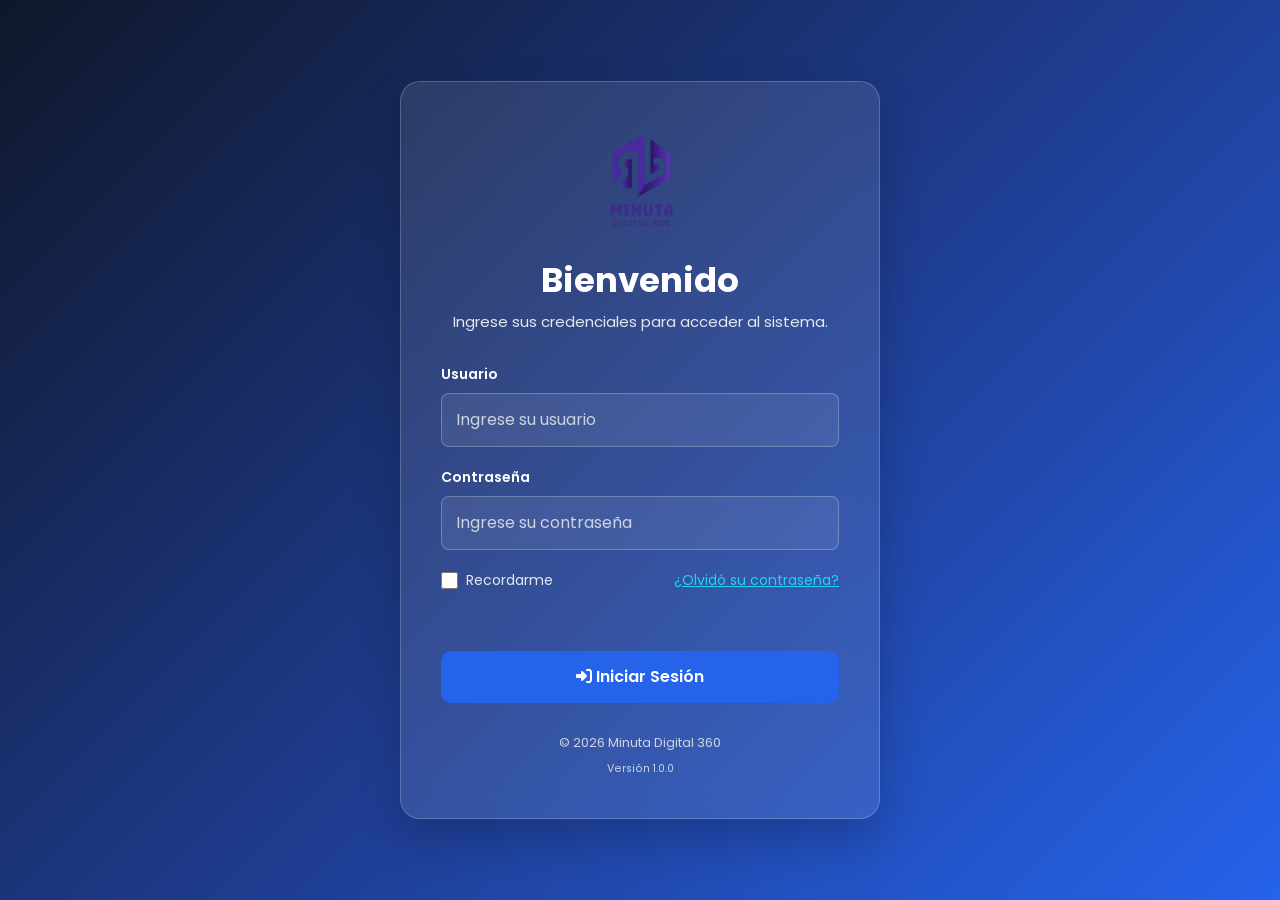
<file: pages/perfil.html>
<!-- ==========================================================
     PROYECTO : MINUTA DIGITAL 360
     ARCHIVO  : perfil.html

     DESCRIPCIÓN:
     Consulta de información del usuario.

     AUTOR:
     Richard Duvan Gelves Laguado

     FECHA:
     2026
========================================================== -->

<!DOCTYPE html>
<html lang="es">

<head>

    <!-- ======================================================
         01. CONFIGURACIÓN
    ======================================================= -->

    <meta charset="UTF-8">

    <meta
        name="viewport"
        content="width=device-width, initial-scale=1.0">

    <meta
        name="description"
        content="Perfil del usuario de Minuta Digital 360.">

    <meta
        name="theme-color"
        content="#2563EB">


    <!-- ======================================================
         02. TÍTULO
    ======================================================= -->

    <title>
        Perfil | Minuta Digital 360
    </title>


    <!-- ======================================================
         03. FUENTE
    ======================================================= -->

    <link
        rel="preconnect"
        href="https://fonts.googleapis.com">

    <link
        rel="preconnect"
        href="https://fonts.gstatic.com"
        crossorigin>

    <link
        rel="stylesheet"
        href="https://fonts.googleapis.com/css2?family=Poppins:wght@300;400;500;600;700;800&display=swap">


    <!-- ======================================================
         04. ICONOS
    ======================================================= -->

    <link
        rel="stylesheet"
        href="https://cdnjs.cloudflare.com/ajax/libs/font-awesome/6.7.2/css/all.min.css">


    <!-- ======================================================
         05. ESTILOS
    ======================================================= -->

    <link
        rel="stylesheet"
        href="../css/estilos.css">

    <link
        rel="stylesheet"
        href="../css/perfil.css">

</head>


<body>


    <!-- ======================================================
         CONTENEDOR PRINCIPAL
    ======================================================= -->

    <main class="contenedor-perfil">


        <!-- ==================================================
             01. ENCABEZADO
        =================================================== -->

        <header class="encabezado-perfil">

            <div>

                <h1>

                    <i
                        class="fa-solid fa-user"
                        aria-hidden="true">
                    </i>

                    Mi perfil

                </h1>


                <p>

                    Consulte la información de su cuenta
                    en Minuta Digital 360.

                </p>

            </div>


            <a
                href="./dashboard.html"
                class="btn-volver">

                <i
                    class="fa-solid fa-arrow-left"
                    aria-hidden="true">
                </i>

                Volver al inicio

            </a>

        </header>


        <!-- ==================================================
             02. PERFIL PRINCIPAL
        =================================================== -->

        <section class="perfil-principal">


            <!-- AVATAR -->

            <div class="avatar-usuario">

                <i
                    class="fa-solid fa-user"
                    aria-hidden="true">
                </i>

            </div>


            <!-- INFORMACIÓN PRINCIPAL -->

            <div class="identidad-usuario">

                <h2 id="nombrePerfil">

                    Usuario

                </h2>


                <p id="cargoPerfil">

                    Cargo

                </p>


                <span
                    id="estadoPerfil"
                    class="estado-usuario">

                    Activo

                </span>

            </div>

        </section>


        <!-- ==================================================
             03. INFORMACIÓN PERSONAL
        =================================================== -->

        <section
            class="tarjeta-perfil"
            aria-labelledby="titulo-personal">


            <h2 id="titulo-personal">

                <i
                    class="fa-solid fa-id-card"
                    aria-hidden="true">
                </i>

                Información personal

            </h2>


            <div class="grid-perfil">


                <!-- NOMBRE -->

                <div class="dato-perfil">

                    <span>
                        Nombre completo
                    </span>

                    <strong id="nombreCompleto">
                        -
                    </strong>

                </div>


                <!-- DOCUMENTO -->

                <div class="dato-perfil">

                    <span>
                        Documento
                    </span>

                    <strong id="documentoPerfil">
                        -
                    </strong>

                </div>


                <!-- CARGO -->

                <div class="dato-perfil">

                    <span>
                        Cargo
                    </span>

                    <strong id="cargoCompleto">
                        -
                    </strong>

                </div>


                <!-- EMPRESA -->

                <div class="dato-perfil">

                    <span>
                        Empresa
                    </span>

                    <strong id="empresaPerfil">
                        -
                    </strong>

                </div>

            </div>

        </section>


        <!-- ==================================================
             04. INFORMACIÓN OPERATIVA
        =================================================== -->

        <section
            class="tarjeta-perfil"
            aria-labelledby="titulo-operativa">


            <h2 id="titulo-operativa">

                <i
                    class="fa-solid fa-building-shield"
                    aria-hidden="true">
                </i>

                Información operativa

            </h2>


            <div class="grid-perfil">


                <!-- PUESTO -->

                <div class="dato-perfil">

                    <span>
                        Puesto asignado
                    </span>

                    <strong id="puestoPerfil">
                        -
                    </strong>

                </div>


                <!-- ROL -->

                <div class="dato-perfil">

                    <span>
                        Rol del sistema
                    </span>

                    <strong id="rolPerfil">
                        -
                    </strong>

                </div>


                <!-- ESTADO -->

                <div class="dato-perfil">

                    <span>
                        Estado de cuenta
                    </span>

                    <strong id="estadoCuenta">
                        Activo
                    </strong>

                </div>


                <!-- USUARIO -->

                <div class="dato-perfil">

                    <span>
                        Usuario de acceso
                    </span>

                    <strong id="usuarioPerfil">
                        -
                    </strong>

                </div>

            </div>

        </section>


        <!-- ==================================================
             05. SEGURIDAD
        =================================================== -->

        <section
            class="tarjeta-perfil seguridad-perfil"
            aria-labelledby="titulo-seguridad">


            <div class="icono-seguridad">

                <i
                    class="fa-solid fa-shield-halved"
                    aria-hidden="true">
                </i>

            </div>


            <div>

                <h2 id="titulo-seguridad">

                    Seguridad de la cuenta

                </h2>


                <p>

                    Su información de usuario es administrada
                    por el sistema y se utiliza para identificar
                    sus actividades y registros dentro de
                    Minuta Digital 360.

                </p>

            </div>

        </section>


        <!-- ==================================================
             06. ACCIONES
        =================================================== -->

        <div class="acciones-perfil">

            <a
                href="./dashboard.html"
                class="btn-primario">

                <i
                    class="fa-solid fa-house"
                    aria-hidden="true">
                </i>

                Ir al inicio

            </a>


            <button
                type="button"
                id="btnCerrarSesion"
                class="btn-secundario">

                <i
                    class="fa-solid fa-right-from-bracket"
                    aria-hidden="true">
                </i>

                Cerrar sesión

            </button>

        </div>


    </main>


    <!-- ======================================================
         07. JAVASCRIPT
    ======================================================= -->

    <script
        src="../js/perfil.js"
        defer>
    </script>

</body>

</html>
</file>
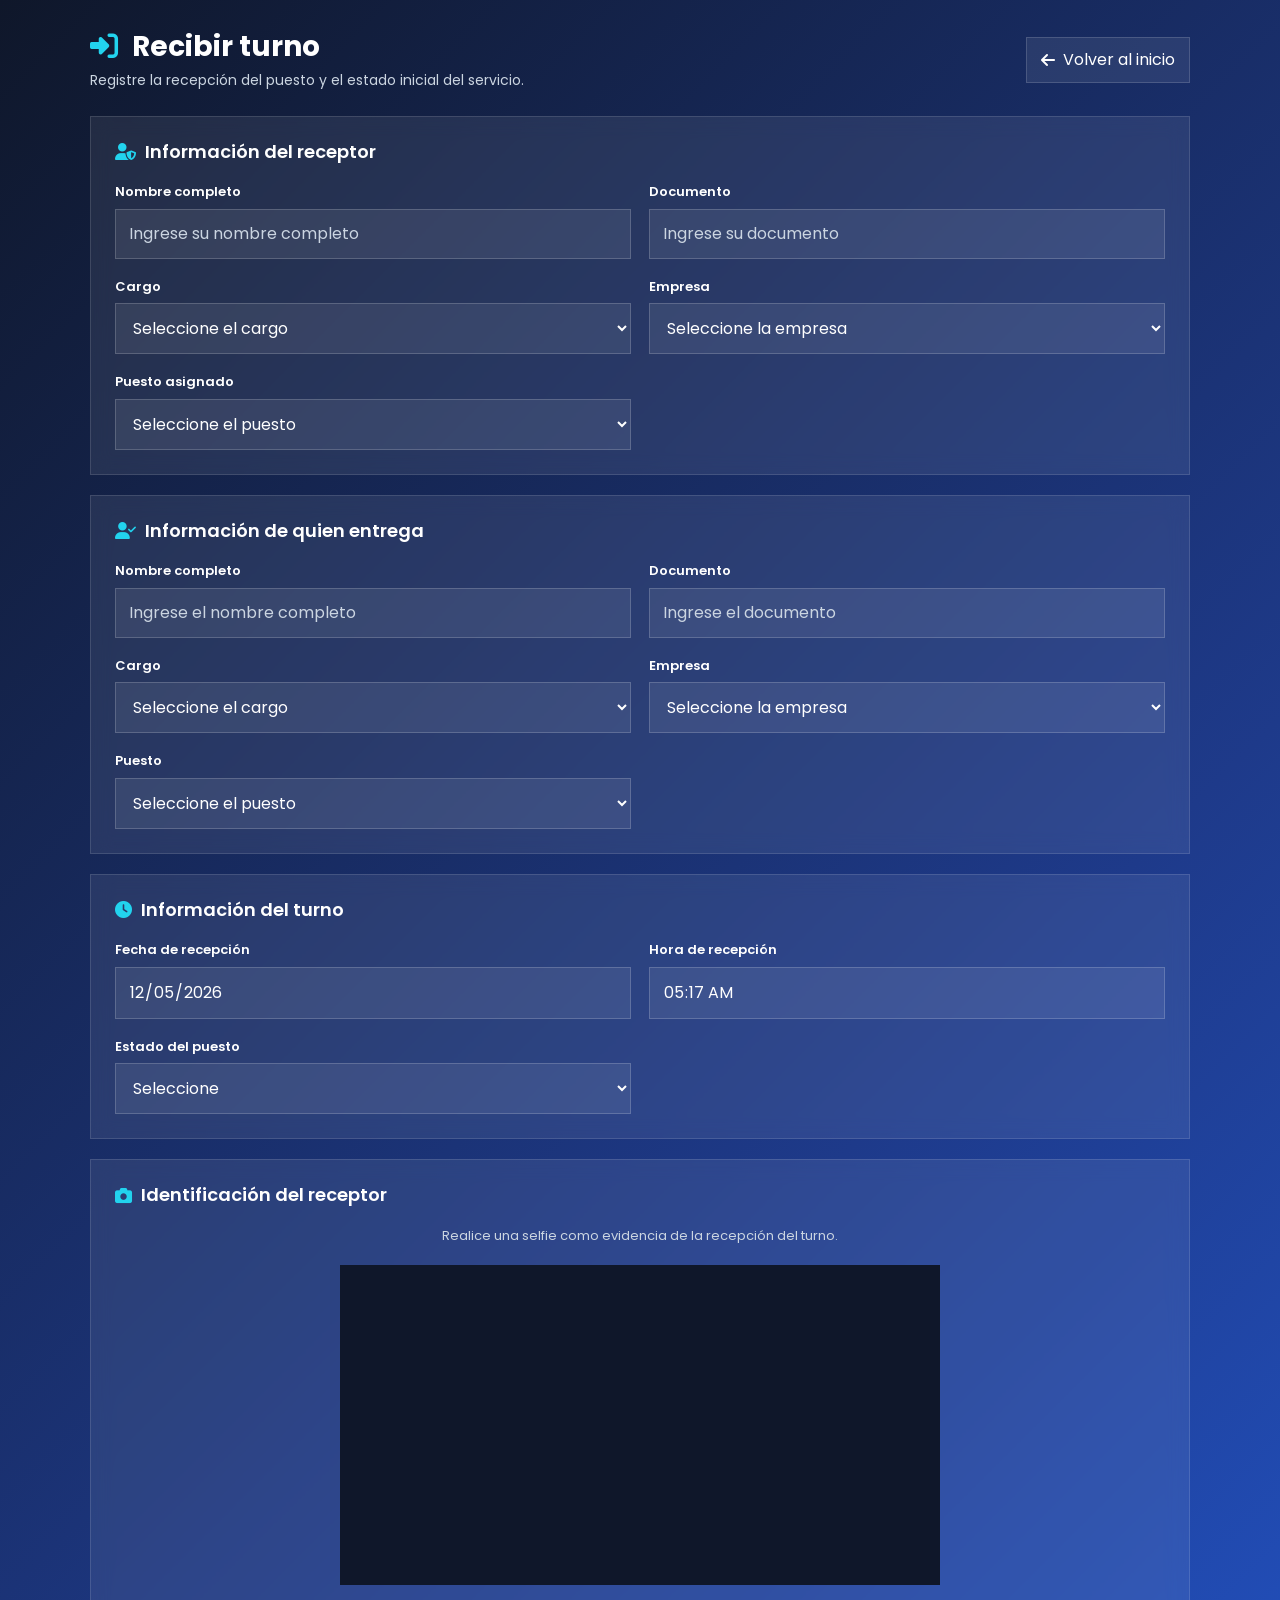
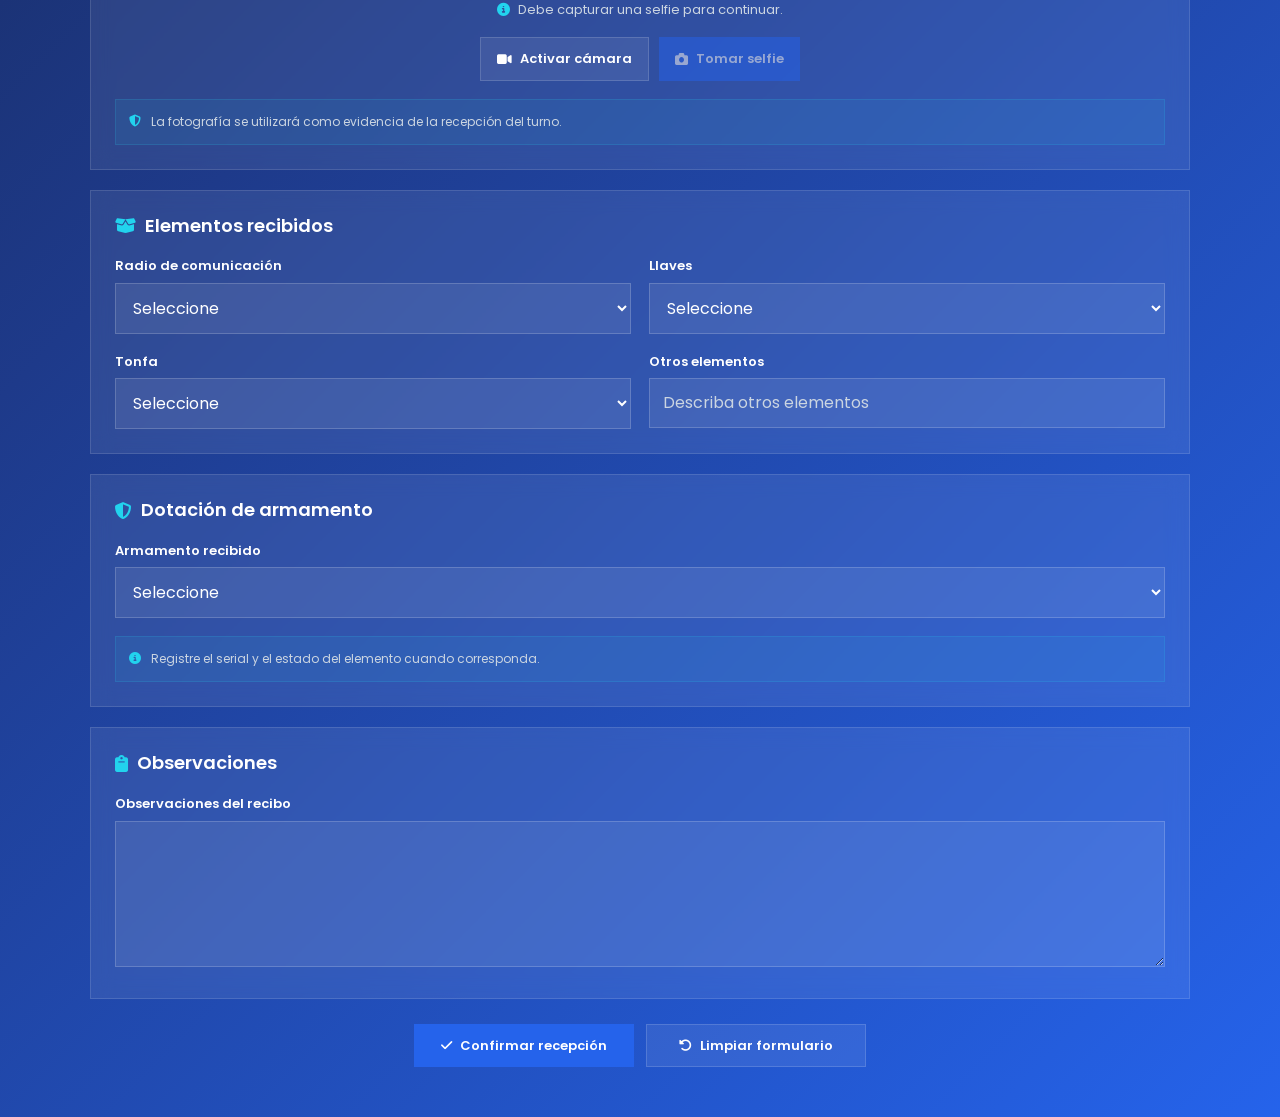
<file: pages/recibir-turno.html>
<!-- ==========================================================
     PROYECTO : MINUTA DIGITAL 360
     ARCHIVO  : recibir-turno.html
     DESCRIPCIÓN:
     Registro de recepción de turno.
     AUTOR:
     Richard Duvan Gelves Laguado
     FECHA:
     2026
========================================================== -->

<!DOCTYPE html>
<html lang="es">

<head>

    <!-- ======================================================
         CONFIGURACIÓN BÁSICA
    ======================================================= -->

    <meta charset="UTF-8">

    <meta
        name="viewport"
        content="width=device-width, initial-scale=1.0">

    <meta
        name="description"
        content="Registro de recepción de turno de Minuta Digital 360.">

    <meta
        name="theme-color"
        content="#2563EB">


    <!-- ======================================================
         TÍTULO
    ======================================================= -->

    <title>
        Recibir turno | Minuta Digital 360
    </title>


    <!-- ======================================================
         FAVICON
    ======================================================= -->

    <link
        rel="icon"
        type="image/png"
        href="../img/logo-minuta-digital-360.png">


    <!-- ======================================================
         FUENTE
    ======================================================= -->

    <link
        rel="preconnect"
        href="https://fonts.googleapis.com">

    <link
        rel="preconnect"
        href="https://fonts.gstatic.com"
        crossorigin>

    <link
        rel="stylesheet"
        href="https://fonts.googleapis.com/css2?family=Poppins:wght@300;400;500;600;700;800&display=swap">


    <!-- ======================================================
         ICONOS
    ======================================================= -->

    <link
        rel="stylesheet"
        href="https://cdnjs.cloudflare.com/ajax/libs/font-awesome/6.7.2/css/all.min.css">


    <!-- ======================================================
         ESTILOS
    ======================================================= -->

    <link
        rel="stylesheet"
        href="../css/estilos.css">

    <link
        rel="stylesheet"
        href="../css/recibir-turno.css">

</head>


<body>


    <!-- ======================================================
         CONTENEDOR PRINCIPAL
    ======================================================= -->

    <main class="contenedor-recibir-turno">


        <!-- ==================================================
             ENCABEZADO
        =================================================== -->

        <header class="encabezado">

            <div class="informacion-encabezado">

                <h1>

                    <i
                        class="fa-solid fa-right-to-bracket"
                        aria-hidden="true">
                    </i>

                    Recibir turno

                </h1>

                <p>
                    Registre la recepción del puesto y el estado
                    inicial del servicio.
                </p>

            </div>


            <!-- REGRESAR AL INICIO -->

            <a
                href="./dashboard.html"
                class="btn-volver-inicio">

                <i
                    class="fa-solid fa-arrow-left"
                    aria-hidden="true">
                </i>

                Volver al inicio

            </a>

        </header>


        <!-- ==================================================
             FORMULARIO PRINCIPAL
        =================================================== -->

        <form
            id="formulario-recibir-turno">


            <!-- ==================================================
                 01. INFORMACIÓN DEL RECEPTOR
            =================================================== -->

            <section class="tarjeta">

                <h2>

                    <i
                        class="fa-solid fa-user-shield"
                        aria-hidden="true">
                    </i>

                    Información del receptor

                </h2>


                <div class="grid">


                    <!-- NOMBRE -->

                    <div>

                        <label for="nombre">
                            Nombre completo
                        </label>

                        <input
                            type="text"
                            id="nombre"
                            name="nombre"
                            placeholder="Ingrese su nombre completo"
                            required>

                    </div>


                    <!-- DOCUMENTO -->

                    <div>

                        <label for="documento">
                            Documento
                        </label>

                        <input
                            type="text"
                            id="documento"
                            name="documento"
                            placeholder="Ingrese su documento"
                            required>

                    </div>


                    <!-- CARGO -->

                    <div>

                        <label for="cargo">
                            Cargo
                        </label>

                        <select
                            id="cargo"
                            name="cargo"
                            required>

                            <option value="">
                                Seleccione el cargo
                            </option>

                            <option value="guarda">
                                Guarda de Seguridad
                            </option>

                            <option value="operador_cctv">
                                Operador de CCTV
                            </option>

                            <option value="supervisor">
                                Supervisor
                            </option>

                            <option value="coordinador">
                                Coordinador
                            </option>

                            <option value="jefe_seguridad">
                                Jefe de Seguridad
                            </option>

                            <option value="administrativo">
                                Administrativo
                            </option>

                            <option value="soporte_tecnico">
                                Soporte Técnico
                            </option>

                        </select>

                    </div>


                    <!-- EMPRESA -->

                    <div>

                        <label for="empresa">
                            Empresa
                        </label>

                        <select
                            id="empresa"
                            name="empresa"
                            required>

                            <option value="">
                                Seleccione la empresa
                            </option>

                            <option value="ventura_plaza">
                                C.C. Ventura Plaza
                            </option>

                            <option value="coopsercivicos">
                                Coopsercivicos
                            </option>

                            <option value="otra">
                                Otra empresa
                            </option>

                        </select>

                    </div>


                    <!-- PUESTO -->

                    <div>

                        <label for="puestoReceptor">
                            Puesto asignado
                        </label>

                        <select
                            id="puestoReceptor"
                            name="puestoReceptor"
                            required>

                            <option value="">
                                Seleccione el puesto
                            </option>

                            <option value="mercurio">
                                Mercurio
                            </option>

                            <option value="apolo">
                                Apolo
                            </option>

                            <option value="orion">
                                Orion
                            </option>

                            <option value="apolo1">
                                Apolo 1
                            </option>

                            <option value="apolo2">
                                Apolo 2
                            </option>

                            <option value="apolo3">
                                Apolo 3
                            </option>

                            <!--
                                Posteriormente agregaremos
                                Apolo 4 hasta Apolo 45.
                            -->

                        </select>

                    </div>


                </div>


                <!-- ==================================================
                     OTRA EMPRESA
                =================================================== -->

                <div
                    id="otraEmpresa"
                    class="campo-extra"
                    hidden>

                    <label for="nombreEmpresa">
                        Nombre de la empresa
                    </label>

                    <input
                        type="text"
                        id="nombreEmpresa"
                        name="nombreEmpresa"
                        placeholder="Ingrese el nombre de la empresa">

                </div>

            </section>



<!-- ==================================================
     02. INFORMACIÓN DE QUIEN ENTREGA
================================================== -->

<section class="tarjeta">

    <h2>

        <i
            class="fa-solid fa-user-check"
            aria-hidden="true">
        </i>

        Información de quien entrega

    </h2>


    <div class="grid">


        <!-- NOMBRE COMPLETO -->

        <div>

            <label for="nombreEntrega">
                Nombre completo
            </label>

            <input
                type="text"
                id="nombreEntrega"
                name="nombreEntrega"
                placeholder="Ingrese el nombre completo"
                required>

        </div>


        <!-- DOCUMENTO -->

        <div>

            <label for="documentoEntrega">
                Documento
            </label>

            <input
                type="text"
                id="documentoEntrega"
                name="documentoEntrega"
                placeholder="Ingrese el documento"
                required>

        </div>


        <!-- CARGO -->

        <div>

            <label for="cargoEntrega">
                Cargo
            </label>

            <select
                id="cargoEntrega"
                name="cargoEntrega"
                required>

                <option value="">
                    Seleccione el cargo
                </option>

                <option value="guarda">
                    Guarda de Seguridad
                </option>

                <option value="operador_cctv">
                    Operador de CCTV
                </option>

                <option value="supervisor">
                    Supervisor
                </option>

                <option value="coordinador">
                    Coordinador
                </option>

                <option value="jefe_seguridad">
                    Jefe de Seguridad
                </option>

                <option value="administrativo">
                    Administrativo
                </option>

                <option value="soporte_tecnico">
                    Soporte Técnico
                </option>

            </select>

        </div>


        <!-- EMPRESA -->

        <div>

            <label for="empresaEntrega">
                Empresa
            </label>

            <select
                id="empresaEntrega"
                name="empresaEntrega"
                required>

                <option value="">
                    Seleccione la empresa
                </option>

                <option value="ventura_plaza">
                    C.C. Ventura Plaza
                </option>

                <option value="coopsercivicos">
                    Coopsercivicos
                </option>

                <option value="otra">
                    Otra empresa
                </option>

            </select>

        </div>


        <!-- PUESTO -->

        <div>

            <label for="puestoEntrega">
                Puesto
            </label>

            <select
                id="puestoEntrega"
                name="puestoEntrega"
                required>

                <option value="">
                    Seleccione el puesto
                </option>

                <option value="mercurio">
                    Mercurio
                </option>

                <option value="apolo">
                    Apolo
                </option>

                <option value="orion">
                    Orion
                </option>

                <option value="apolo1">
                    Apolo 1
                </option>

                <option value="apolo2">
                    Apolo 2
                </option>

                <option value="apolo3">
                    Apolo 3
                </option>

            </select>

        </div>


    </div>


    <!-- ==================================================
         OTRA EMPRESA
    =================================================== -->

    <div
        id="otraEmpresaEntrega"
        class="campo-extra"
        hidden>

        <label for="nombreEmpresaEntrega">
            Nombre de la empresa
        </label>

        <input
            type="text"
            id="nombreEmpresaEntrega"
            name="nombreEmpresaEntrega"
            placeholder="Ingrese el nombre de la empresa">

    </div>

</section>











            <!-- ==================================================
                 03. INFORMACIÓN DEL TURNO
            =================================================== -->

            <section class="tarjeta">

                <h2>

                    <i
                        class="fa-solid fa-clock"
                        aria-hidden="true">
                    </i>

                    Información del turno

                </h2>


                <div class="grid">


                    <!-- FECHA -->

                    <div>

                        <label for="fecha">
                            Fecha de recepción
                        </label>

                        <input
                            type="date"
                            id="fecha"
                            name="fecha"
                            readonly
                            required>

                    </div>


                    <!-- HORA -->

                    <div>

                        <label for="hora">
                            Hora de recepción
                        </label>

                        <input
                            type="time"
                            id="hora"
                            name="hora"
                            readonly
                            required>

                    </div>


                    <!-- ESTADO -->

                    <div>

                        <label for="estado">
                            Estado del puesto
                        </label>

                        <select
                            id="estado"
                            name="estado"
                            required>

                            <option value="">
                                Seleccione
                            </option>

                            <option value="optimo">
                                Óptimo
                            </option>

                            <option value="con_novedades">
                                Con novedades
                            </option>

                            <option value="requiere_inspeccion">
                                Requiere inspección
                            </option>

                        </select>

                    </div>

                </div>

            </section>


            <!-- ==================================================
                 04. IDENTIFICACIÓN DEL RECEPTOR
            =================================================== -->

            <section class="tarjeta tarjeta-selfie">

                <h2>

                    <i
                        class="fa-solid fa-camera"
                        aria-hidden="true">
                    </i>

                    Identificación del receptor

                </h2>


                <p class="texto-ayuda">

                    Realice una selfie como evidencia de la
                    recepción del turno.

                </p>


                <!-- CÁMARA -->

                <div class="contenedor-camara">

                    <video
                        id="vistaCamara"
                        autoplay
                        playsinline
                        muted
                        hidden>
                    </video>


                    <img
                        id="vistaSelfie"
                        class="vista-selfie"
                        alt="Vista previa de la selfie"
                        hidden>

                </div>


                <!-- LIENZO -->

                <canvas
                    id="canvasSelfie"
                    hidden>
                </canvas>


                <!-- ESTADO -->

                <div
                    id="estadoSelfie"
                    class="estado-selfie"
                    role="status">

                    <i
                        class="fa-solid fa-circle-info"
                        aria-hidden="true">
                    </i>

                    Debe capturar una selfie para continuar.

                </div>


                <!-- BOTONES -->

                <div class="acciones-camara">


                    <!-- ACTIVAR -->

                    <button
                        type="button"
                        id="btnActivarCamara"
                        class="btn-secundario">

                        <i
                            class="fa-solid fa-video"
                            aria-hidden="true">
                        </i>

                        Activar cámara

                    </button>


                    <!-- TOMAR -->

                    <button
                        type="button"
                        id="btnTomarSelfie"
                        class="btn-primario"
                        disabled>

                        <i
                            class="fa-solid fa-camera"
                            aria-hidden="true">
                        </i>

                        Tomar selfie

                    </button>


                    <!-- REPETIR -->

                    <button
                        type="button"
                        id="btnRepetirSelfie"
                        class="btn-secundario"
                        hidden>

                        <i
                            class="fa-solid fa-rotate"
                            aria-hidden="true">
                        </i>

                        Repetir selfie

                    </button>

                </div>


                <!-- AVISO -->

                <div class="aviso-privacidad">

                    <i
                        class="fa-solid fa-shield-halved"
                        aria-hidden="true">
                    </i>

                    <span>
                        La fotografía se utilizará como evidencia
                        de la recepción del turno.
                    </span>

                </div>

            </section>


            <!-- ==================================================
                 05. ELEMENTOS RECIBIDOS
            =================================================== -->

            <section class="tarjeta">

                <h2>

                    <i
                        class="fa-solid fa-box-open"
                        aria-hidden="true">
                    </i>

                    Elementos recibidos

                </h2>


                <div class="grid">


                    <!-- RADIO -->

                    <div>

                        <label for="radio">
                            Radio de comunicación
                        </label>

                        <select
                            id="radio"
                            name="radio"
                            required>

                            <option value="">
                                Seleccione
                            </option>

                            <option value="buen_estado">
                                En buen estado
                            </option>

                            <option value="con_observacion">
                                Con observación
                            </option>

                            <option value="no_entregado">
                                No entregado
                            </option>

                        </select>

                    </div>


                    <!-- LLAVES -->

                    <div>

                        <label for="llaves">
                            Llaves
                        </label>

                        <select
                            id="llaves"
                            name="llaves"
                            required>

                            <option value="">
                                Seleccione
                            </option>

                            <option value="recibidas">
                                Recibidas
                            </option>

                            <option value="con_observacion">
                                Con observación
                            </option>

                            <option value="no_recibidas">
                                No recibidas
                            </option>

                        </select>

                    </div>


                    <!-- TONFA -->

                    <div>

                        <label for="tonfa">
                            Tonfa
                        </label>

                        <select
                            id="tonfa"
                            name="tonfa"
                            required>

                            <option value="">
                                Seleccione
                            </option>

                            <option value="buen_estado">
                                En buen estado
                            </option>

                            <option value="con_observacion">
                                Con observación
                            </option>

                            <option value="no_entregada">
                                No entregada
                            </option>

                        </select>

                    </div>


                    <!-- OTROS -->

                    <div>

                        <label for="otrosElementos">
                            Otros elementos
                        </label>

                        <input
                            type="text"
                            id="otrosElementos"
                            name="otrosElementos"
                            placeholder="Describa otros elementos">

                    </div>

                </div>

            </section>


            <!-- ==================================================
                 06. DOTACIÓN DE ARMAMENTO
            =================================================== -->

            <section class="tarjeta">

                <h2>

                    <i
                        class="fa-solid fa-shield-halved"
                        aria-hidden="true">
                    </i>

                    Dotación de armamento

                </h2>


                <!-- TIPO DE ARMAMENTO -->

                <div>

                    <label for="tipoArmamento">
                        Armamento recibido
                    </label>

                    <select
                        id="tipoArmamento"
                        name="tipoArmamento"
                        required>

                        <option value="">
                            Seleccione
                        </option>

                        <option value="no_recibe">
                            No recibe armamento
                        </option>

                        <option value="letal">
                            Arma letal
                        </option>

                        <option value="no_letal">
                            Arma no letal
                        </option>

                    </select>

                </div>


                <!-- ==================================================
                     INFORMACIÓN DEL ARMA LETAL
                =================================================== -->

                <div
                    id="datosArmaLetal"
                    class="bloque-armamento"
                    hidden>


                    <h3>
                        Información del arma
                    </h3>


                    <div class="grid">


                        <!-- TIPO -->

                        <div>

                            <label for="tipoArmaLetal">
                                Tipo de arma
                            </label>

                            <select
                                id="tipoArmaLetal"
                                name="tipoArmaLetal">

                                <option value="">
                                    Seleccione
                                </option>

                                <option value="pistola">
                                    Pistola
                                </option>

                                <option value="revolver">
                                    Revólver
                                </option>

                                <option value="escopeta">
                                    Escopeta
                                </option>

                                <option value="otra">
                                    Otra
                                </option>

                            </select>

                        </div>


                        <!-- SERIAL -->

                        <div>

                            <label for="serialArma">
                                Serial
                            </label>

                            <input
                                type="text"
                                id="serialArma"
                                name="serialArma"
                                placeholder="Ingrese el serial">

                        </div>


                        <!-- MUNICIÓN -->

                        <div>

                            <label for="municion">
                                Munición
                            </label>

                            <input
                                type="number"
                                id="municion"
                                name="municion"
                                min="0"
                                placeholder="Cantidad">

                        </div>


                        <!-- ESTADO -->

                        <div>

                            <label for="estadoArmaLetal">
                                Estado
                            </label>

                            <select
                                id="estadoArmaLetal"
                                name="estadoArmaLetal">

                                <option value="">
                                    Seleccione
                                </option>

                                <option value="optimo">
                                    Óptimo
                                </option>

                                <option value="con_observacion">
                                    Con observación
                                </option>

                                <option value="requiere_revision">
                                    Requiere revisión
                                </option>

                                <option value="no_conforme">
                                    No conforme
                                </option>

                            </select>

                        </div>

                    </div>

                </div>


                <!-- ==================================================
                     INFORMACIÓN DEL ARMA NO LETAL
                =================================================== -->

                <div
                    id="datosArmaNoLetal"
                    class="bloque-armamento"
                    hidden>


                    <h3>
                        Información del arma no letal
                    </h3>


                    <div class="grid">


                        <!-- TIPO -->

                        <div>

                            <label for="tipoArmaNoLetal">
                                Tipo
                            </label>

                            <select
                                id="tipoArmaNoLetal"
                                name="tipoArmaNoLetal">

                                <option value="">
                                    Seleccione
                                </option>

                                <option value="pistola_gas">
                                    Pistola de gas
                                </option>

                                <option value="aerosol_pimienta">
                                    Aerosol de pimienta
                                </option>

                                <option value="otro">
                                    Otro
                                </option>

                            </select>

                        </div>


                        <!-- SERIAL -->

                        <div>

                            <label for="serialArmaNoLetal">
                                Serial
                            </label>

                            <input
                                type="text"
                                id="serialArmaNoLetal"
                                name="serialArmaNoLetal"
                                placeholder="Ingrese el serial">

                        </div>


                        <!-- CANTIDAD -->

                        <div>

                            <label for="cantidadNoLetal">
                                Cantidad
                            </label>

                            <input
                                type="number"
                                id="cantidadNoLetal"
                                name="cantidadNoLetal"
                                min="1"
                                placeholder="Cantidad">

                        </div>


                        <!-- ESTADO -->

                        <div>

                            <label for="estadoArmaNoLetal">
                                Estado
                            </label>

                            <select
                                id="estadoArmaNoLetal"
                                name="estadoArmaNoLetal">

                                <option value="">
                                    Seleccione
                                </option>

                                <option value="optimo">
                                    Óptimo
                                </option>

                                <option value="con_observacion">
                                    Con observación
                                </option>

                                <option value="requiere_revision">
                                    Requiere revisión
                                </option>

                                <option value="no_conforme">
                                    No conforme
                                </option>

                            </select>

                        </div>

                    </div>

                </div>


                <!-- AVISO -->

                <div class="aviso-armamento">

                    <i
                        class="fa-solid fa-circle-info"
                        aria-hidden="true">
                    </i>

                    <span>
                        Registre el serial y el estado del elemento
                        cuando corresponda.
                    </span>

                </div>

            </section>


            <!-- ==================================================
                 07. OBSERVACIONES
            =================================================== -->

            <section class="tarjeta">

                <h2>

                    <i
                        class="fa-solid fa-clipboard"
                        aria-hidden="true">
                    </i>

                    Observaciones

                </h2>


                <label for="observaciones">
                    Observaciones del recibo
                </label>

                <textarea
                    id="observaciones"
                    name="observaciones"
                    rows="5"
                    maxlength="1000"
                    placeholder="Registre el estado del puesto, equipos, elementos y novedades encontradas.">
                </textarea>

            </section>


            <!-- ==================================================
                 08. ACCIONES
            =================================================== -->

            <div class="acciones">


                <!-- CONFIRMAR -->

                <button
                    type="submit"
                    id="btnConfirmarRecibo"
                    class="btn-primario">

                    <i
                        class="fa-solid fa-check"
                        aria-hidden="true">
                    </i>

                    Confirmar recepción

                </button>


                <!-- LIMPIAR -->

                <button
                    type="reset"
                    id="btnLimpiar"
                    class="btn-secundario">

                    <i
                        class="fa-solid fa-rotate-left"
                        aria-hidden="true">
                    </i>

                    Limpiar formulario

                </button>


            </div>


        </form>

    </main>


    <!-- ======================================================
         JAVASCRIPT
    ======================================================= -->

    <script
        src="../js/recibir-turno.js"
        defer>
    </script>

</body>

</html>
</file>
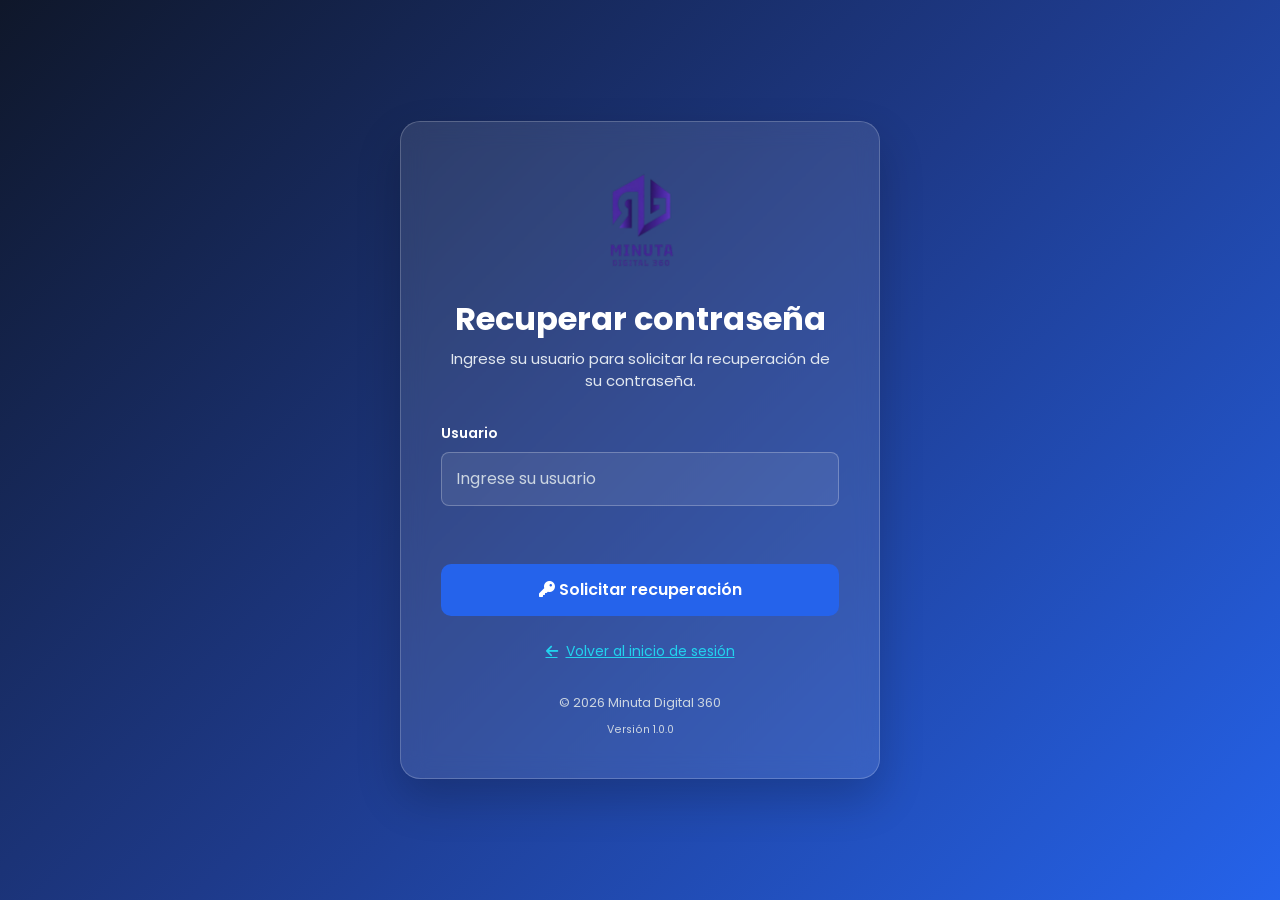
<file: pages/recuperar-contrasena.html>
<!-- ==========================================================
     PROYECTO : MINUTA DIGITAL 360
     ARCHIVO  : recuperar-contraseña.html
     DESCRIPCIÓN:
     Pantalla para solicitar la recuperación de contraseña.
     AUTOR:
     Richard Duvan Gelves Laguado
========================================================== -->

<!DOCTYPE html>

<html lang="es">

<head>

    <!-- ======================================================
         CONFIGURACIÓN DEL DOCUMENTO
    ======================================================= -->

    <meta charset="UTF-8">

    <meta
        name="viewport"
        content="width=device-width, initial-scale=1.0">

    <meta
        name="description"
        content="Recuperación de contraseña de Minuta Digital 360.">

    <meta
        name="theme-color"
        content="#2563EB">


    <!-- ======================================================
         TÍTULO
    ======================================================= -->

    <title>
        Recuperar Contraseña | Minuta Digital 360
    </title>


    <!-- ======================================================
         FAVICON
    ======================================================= -->

    <link
        rel="icon"
        type="image/png"
        href="../img/logo-minuta-digital-360.png">


    <!-- ======================================================
         FUENTE PRINCIPAL
    ======================================================= -->

    <link
        rel="preconnect"
        href="https://fonts.googleapis.com">

    <link
        rel="preconnect"
        href="https://fonts.gstatic.com"
        crossorigin>

    <link
        href="https://fonts.googleapis.com/css2?family=Poppins:wght@300;400;500;600;700;800&display=swap"
        rel="stylesheet">


    <!-- ======================================================
         ICONOS
    ======================================================= -->

    <link
        rel="stylesheet"
        href="https://cdnjs.cloudflare.com/ajax/libs/font-awesome/6.7.2/css/all.min.css">


    <!-- ======================================================
         ESTILOS GLOBALES
    ======================================================= -->

    <link
        rel="stylesheet"
        href="../css/estilos.css">


    <!-- ======================================================
         ESTILOS DE RECUPERACIÓN
    ======================================================= -->

    <link
        rel="stylesheet"
        href="../css/recuperar-contrasena.css">

</head>


<body>

    <!-- ======================================================
         CONTENEDOR PRINCIPAL
    ======================================================= -->

    <main class="contenedor-recuperacion">


        <!-- ==================================================
             TARJETA DE RECUPERACIÓN
        =================================================== -->

        <section class="tarjeta-recuperacion">


            <!-- ==================================================
                 LOGO
            =================================================== -->

            <img
                src="../img/logo-minuta-digital-360.png"
                alt="Logo de Minuta Digital 360"
                class="logo">


            <!-- ==================================================
                 TÍTULO
            =================================================== -->

            <h1>
                Recuperar contraseña
            </h1>


            <!-- ==================================================
                 DESCRIPCIÓN
            =================================================== -->

            <p class="descripcion-recuperacion">

                Ingrese su usuario para solicitar
                la recuperación de su contraseña.

            </p>


            <!-- ==================================================
                 FORMULARIO
            =================================================== -->

            <form
                id="formulario-recuperacion"
                class="formulario-recuperacion">


                <!-- ==================================================
                     USUARIO
                =================================================== -->

                <div class="grupo-input">

                    <label for="usuario-recuperacion">
                        Usuario
                    </label>

                    <input
                        type="text"
                        id="usuario-recuperacion"
                        name="usuario"
                        placeholder="Ingrese su usuario"
                        autocomplete="username"
                        required>

                </div>


                <!-- ==================================================
                     MENSAJE DEL SISTEMA
                =================================================== -->

                <div
                    id="mensaje-recuperacion"
                    class="mensaje-recuperacion"
                    role="alert"
                    aria-live="polite">
                </div>


                <!-- ==================================================
                     BOTÓN DE RECUPERACIÓN
                =================================================== -->

                <button
                    type="submit"
                    id="btn-recuperar"
                    class="btn-recuperar">

                    <i
                        class="fa-solid fa-key"
                        aria-hidden="true">
                    </i>

                    Solicitar recuperación

                </button>


            </form>


            <!-- ==================================================
                 VOLVER AL LOGIN
            =================================================== -->

            <a
                href="./login.html"
                class="volver-login">

                <i
                    class="fa-solid fa-arrow-left"
                    aria-hidden="true">
                </i>

                Volver al inicio de sesión

            </a>


            <!-- ==================================================
                 PIE
            =================================================== -->

            <footer class="pie-recuperacion">

                <p>
                    © 2026 Minuta Digital 360
                </p>

                <small>
                    Versión 1.0.0
                </small>

            </footer>


        </section>

    </main>


    <!-- ======================================================
         JAVASCRIPT
    ======================================================= -->

    <script
        src="../js/recuperar-contrasena.js"
        defer>
    </script>

</body>

</html>
</file>
<file: css/estilos.css>
/* ==========================================================
   PROYECTO : MINUTA DIGITAL 360
   ARCHIVO  : estilos.css

   DESCRIPCIÓN:
   Estilos generales de toda la aplicación.
========================================================== */


/* ==========================================================
   01. COLORES DEL SISTEMA
========================================================== */

:root {

    /* Colores principales */
    --azul-oscuro: #0F172A;
    --azul: #1E3A8A;
    --azul-claro: #2563EB;
    --cian: #22D3EE;

    /* Colores de estado */
    --verde: #16A34A;
    --naranja: #D97706;
    --rojo: #DC2626;

    /* Colores de texto */
    --blanco: #FFFFFF;
    --texto: #1E293B;
    --texto-secundario: #64748B;

    /* Colores claros */
    --gris-claro: #F8FAFC;
    --gris: #CBD5E1;
    --borde: #E2E8F0;

    /* Fuente principal */
    --fuente: 'Poppins', sans-serif;


    /* ======================================================
       VARIABLES DEL TEMA
    ======================================================= */

    --fondo-app: var(--azul-oscuro);

    --texto-app: var(--texto);

}


/* ==========================================================
   02. TEMA OSCURO
========================================================== */

[data-tema="oscuro"] {

    --fondo-app: #0F172A;

    --texto-app: #FFFFFF;

}


/* ==========================================================
   03. TEMA CLARO
========================================================== */

[data-tema="claro"] {

    --fondo-app: #F1F5F9;

    --texto-app: #1E293B;

}


/* ==========================================================
   04. TEMA AUTOMÁTICO
========================================================== */

@media (prefers-color-scheme: light) {

    [data-tema="sistema"] {

        --fondo-app: #F1F5F9;

        --texto-app: #1E293B;

    }

}


@media (prefers-color-scheme: dark) {

    [data-tema="sistema"] {

        --fondo-app: #0F172A;

        --texto-app: #FFFFFF;

    }

}


/* ==========================================================
   05. CONFIGURACIÓN GENERAL
========================================================== */

* {

    box-sizing: border-box;

    margin: 0;

    padding: 0;

}


html {

    scroll-behavior: smooth;

}


body {

    min-height: 100vh;

    font-family: var(--fuente);

    font-size: 16px;

    line-height: 1.5;

    color: var(--texto-app);

    background: var(--fondo-app);

    overflow-x: hidden;

    transition:
        background-color .25s ease,
        color .25s ease;

}


/* ==========================================================
   06. TÍTULOS Y PÁRRAFOS
========================================================== */

h1,
h2,
h3,
h4,
h5,
h6 {

    margin: 0;

    line-height: 1.2;

}


p {

    margin: 0;

}


/* ==========================================================
   07. FORMULARIOS
========================================================== */

button,
input,
select,
textarea {

    font: inherit;

}


button {

    border: none;

    cursor: pointer;

}


input,
select,
textarea {

    max-width: 100%;

}


textarea {

    resize: vertical;

}


/* ==========================================================
   08. ENLACES
========================================================== */

a {

    color: inherit;

    text-decoration: none;

}


/* ==========================================================
   09. IMÁGENES
========================================================== */

img {

    display: block;

    max-width: 100%;

    height: auto;

}


/* ==========================================================
   10. ACCESIBILIDAD
========================================================== */

:focus-visible {

    outline:
        3px solid
        var(--cian);

    outline-offset: 2px;

}


/* ==========================================================
   11. SELECCIÓN DE TEXTO
========================================================== */

::selection {

    background: var(--azul-claro);

    color: var(--blanco);

}
</file>
<file: css/index.css>
/* ==========================================================
   PROYECTO : MINUTA DIGITAL 360
   ARCHIVO  : index.css
   DESCRIPCIÓN:
   Estilos de la pantalla de bienvenida.
========================================================== */


/* ==========================================================
   01. PANTALLA PRINCIPAL
========================================================== */

.contenedor-principal {

    /* Centra el contenido */
    min-height: 100vh;
    display: flex;
    flex-direction: column;
    justify-content: center;
    align-items: center;

    /* Texto centrado */
    text-align: center;

    /* Espacio interno */
    padding: 20px;

    /* Fondo */
    background: linear-gradient(
        135deg,
        #0F172A,
        #1E3A8A,
        #2563EB
    );

    /* Color del texto */
    color: white;
}


/* ==========================================================
   02. CONTENEDOR DE BIENVENIDA
========================================================== */

.contenedor-bienvenida {

    /* Organiza el contenido verticalmente */
    display: flex;
    flex-direction: column;
    align-items: center;

    /* Ancho máximo */
    width: 100%;
    max-width: 480px;
}


/* ==========================================================
   03. LOGO
========================================================== */

.logo {

    /* Tamaño del logo */
    width: 150px;

    /* Espacio debajo */
    margin-bottom: 20px;
}


/* ==========================================================
   04. TÍTULO
========================================================== */

.titulo {

    /* Tamaño */
    font-size: 32px;

    /* Espacio debajo */
    margin-bottom: 10px;
}


/* ==========================================================
   05. DESCRIPCIÓN
========================================================== */

.descripcion {

    /* Ancho máximo */
    max-width: 400px;

    /* Espacio debajo */
    margin-bottom: 25px;

    /* Color */
    color: #CBD5E1;
}


/* ==========================================================
   06. CÍRCULO DE CARGA
========================================================== */

.loader {

    /* Tamaño */
    width: 50px;
    height: 50px;

    /* Borde */
    border: 5px solid rgba(255, 255, 255, 0.25);

    /* Colores que permiten ver el giro */
    border-top-color: white;
    border-right-color: #22D3EE;

    /* Forma circular */
    border-radius: 50%;

    /* Animación */
    animation: girar 1s linear infinite;

    /* Espacio debajo */
    margin-bottom: 15px;
}


/* ==========================================================
   07. ANIMACIÓN DEL CÍRCULO
========================================================== */

@keyframes girar {

    /* Inicio */
    from {
        transform: rotate(0deg);
    }

    /* Una vuelta completa */
    to {
        transform: rotate(360deg);
    }
}


/* ==========================================================
   08. MENSAJE DE CARGA
========================================================== */

.cargando {

    /* Color */
    color: #E2E8F0;

    /* Espacio debajo */
    margin-bottom: 20px;
}


/* ==========================================================
   09. VERSIÓN
========================================================== */

.version {

    /* Color */
    color: #CBD5E1;

    /* Tamaño */
    font-size: 13px;
}
</file>
<file: css/acerca-de.css>
/* ==========================================================
   PROYECTO : MINUTA DIGITAL 360
   ARCHIVO  : acerca-de.css

   DESCRIPCIÓN:
   Estilos de la sección "Acerca de".
========================================================== */


/* ==========================================================
   01. CONTENEDOR
========================================================== */

.contenedor-acerca {

    min-height: 100vh;

    padding: 35px 25px;

    background:
        radial-gradient(
            circle at 15% 15%,
            rgba(59, 130, 246, .20),
            transparent 32%
        ),
        radial-gradient(
            circle at 85% 85%,
            rgba(34, 211, 238, .12),
            transparent 30%
        ),
        linear-gradient(
            135deg,
            #0F172A,
            #1E3A8A,
            #2563EB
        );
}


/* ==========================================================
   02. ENCABEZADO
========================================================== */

.encabezado-acerca {

    max-width: 1050px;

    margin: 0 auto 25px;

    display: flex;

    justify-content: space-between;

    align-items: center;

    gap: 20px;
}


.encabezado-acerca h1 {

    display: flex;

    align-items: center;

    gap: 10px;

    color: #FFFFFF;

    font-size: 30px;

    font-weight: 800;
}


.encabezado-acerca h1 i {

    color: #22D3EE;
}


.encabezado-acerca p {

    margin-top: 5px;

    color: #CBD5E1;

    font-size: 14px;
}


/* ==========================================================
   03. BOTÓN VOLVER
========================================================== */

.btn-volver {

    display: inline-flex;

    align-items: center;

    justify-content: center;

    gap: 8px;

    padding: 11px 16px;

    color: #FFFFFF;

    background:
        rgba(255, 255, 255, .08);

    border:
        1px solid
        rgba(103, 232, 249, .30);

    border-radius: 10px;

    text-decoration: none;

    font-size: 13px;

    font-weight: 600;

    white-space: nowrap;

    transition: .2s ease;
}


.btn-volver i {

    color: #67E8F9;
}


.btn-volver:hover {

    background:
        rgba(37, 99, 235, .25);

    transform:
        translateY(-2px);
}


/* ==========================================================
   04. PRESENTACIÓN
========================================================== */

.presentacion-acerca {

    max-width: 1050px;

    margin: 0 auto 20px;

    display: flex;

    align-items: center;

    gap: 30px;

    padding: 30px;

    background:
        rgba(255, 255, 255, .08);

    border:
        1px solid
        rgba(255, 255, 255, .14);

    border-radius: 16px;

    backdrop-filter: blur(14px);

    -webkit-backdrop-filter: blur(14px);
}


.logo-acerca {

    width: 150px;

    height: 150px;

    display: flex;

    align-items: center;

    justify-content: center;

    flex-shrink: 0;

    background:
        rgba(255, 255, 255, .08);

    border-radius: 20px;
}


.logo-acerca img {

    width: 115px;

    height: auto;
}


.etiqueta {

    display: inline-block;

    margin-bottom: 8px;

    color: #67E8F9;

    font-size: 10px;

    font-weight: 700;

    letter-spacing: .10em;
}


.contenido-presentacion h2 {

    color: #FFFFFF;

    font-size: 24px;

    font-weight: 800;
}


.contenido-presentacion p {

    max-width: 800px;

    margin-top: 10px;

    color: #CBD5E1;

    font-size: 13px;

    line-height: 1.7;
}


/* ==========================================================
   05. TARJETAS
========================================================== */

.tarjeta-acerca {

    max-width: 1050px;

    margin: 0 auto 20px;

    padding: 25px;

    background: #FFFFFF;

    border:
        1px solid
        #E2E8F0;

    border-radius: 14px;

    box-shadow:
        0 6px 18px
        rgba(15, 23, 42, .10);
}


/* ==========================================================
   06. TÍTULOS
========================================================== */

.titulo-seccion {

    display: flex;

    align-items: center;

    gap: 12px;

    margin-bottom: 20px;
}


.titulo-seccion > i {

    color: #2563EB;

    font-size: 22px;
}


.titulo-seccion h2 {

    color: #1E3A8A;

    font-size: 18px;

    font-weight: 700;
}


.titulo-seccion p {

    margin-top: 4px;

    color: #64748B;

    font-size: 12px;
}


/* ==========================================================
   07. TEXTO
========================================================== */

.texto-acerca {

    display: flex;

    flex-direction: column;

    gap: 12px;
}


.texto-acerca p {

    color: #475569;

    font-size: 13px;

    line-height: 1.7;
}


/* ==========================================================
   08. MISIÓN Y VISIÓN
========================================================== */

.mision-vision {

    max-width: 1050px;

    margin: 0 auto 20px;

    display: grid;

    grid-template-columns:
        repeat(2, 1fr);

    gap: 18px;
}


.tarjeta-mision,
.tarjeta-vision {

    padding: 25px;

    border-radius: 14px;

    border:
        1px solid
        rgba(255, 255, 255, .14);

    box-shadow:
        0 6px 18px
        rgba(15, 23, 42, .10);
}


.tarjeta-mision {

    background:
        linear-gradient(
            135deg,
            #FFFFFF,
            #EFF6FF
        );
}


.tarjeta-vision {

    background:
        linear-gradient(
            135deg,
            #FFFFFF,
            #ECFEFF
        );
}


.icono-institucional {

    width: 48px;

    height: 48px;

    display: flex;

    align-items: center;

    justify-content: center;

    margin-bottom: 15px;

    color: #2563EB;

    background: #DBEAFE;

    border-radius: 12px;

    font-size: 20px;
}


.tarjeta-mision > span,
.tarjeta-vision > span {

    display: block;

    margin-bottom: 5px;

    color: #2563EB;

    font-size: 10px;

    font-weight: 700;

    letter-spacing: .08em;
}


.tarjeta-mision h2,
.tarjeta-vision h2 {

    color: #1E293B;

    font-size: 17px;

    font-weight: 700;
}


.tarjeta-mision p,
.tarjeta-vision p {

    margin-top: 10px;

    color: #64748B;

    font-size: 12px;

    line-height: 1.7;
}


/* ==========================================================
   09. PROBLEMA
========================================================== */

.problema-grid {

    display: grid;

    grid-template-columns:
        repeat(3, 1fr);

    gap: 15px;
}


.problema-item {

    padding: 18px;

    background: #F8FAFC;

    border:
        1px solid
        #E2E8F0;

    border-radius: 11px;
}


.problema-item i {

    color: #2563EB;

    font-size: 20px;
}


.problema-item h3 {

    margin: 9px 0 5px;

    color: #1E293B;

    font-size: 14px;
}


.problema-item p {

    color: #64748B;

    font-size: 11px;

    line-height: 1.6;
}


/* ==========================================================
   10. CARACTERÍSTICAS
========================================================== */

.caracteristicas-grid {

    display: grid;

    grid-template-columns:
        repeat(3, 1fr);

    gap: 15px;
}


.caracteristica {

    padding: 18px;

    background: #F8FAFC;

    border:
        1px solid
        #E2E8F0;

    border-radius: 11px;

    transition: .2s ease;
}


.caracteristica:hover {

    transform:
        translateY(-2px);

    border-color:
        rgba(37, 99, 235, .25);
}


.caracteristica i {

    color: #2563EB;

    font-size: 20px;
}


.caracteristica h3 {

    margin:
        9px 0 5px;

    color: #1E293B;

    font-size: 14px;
}


.caracteristica p {

    color: #64748B;

    font-size: 11px;

    line-height: 1.6;
}


/* ==========================================================
   11. CREADOR
========================================================== */

.tarjeta-creador {

    max-width: 1050px;

    margin: 0 auto 20px;

    display: flex;

    align-items: center;

    gap: 18px;

    padding: 25px;

    background:
        linear-gradient(
            135deg,
            rgba(255, 255, 255, .12),
            rgba(34, 211, 238, .10)
        );

    border:
        1px solid
        rgba(103, 232, 249, .20);

    border-radius: 14px;
}


.avatar-creador {

    width: 64px;

    height: 64px;

    display: flex;

    align-items: center;

    justify-content: center;

    flex-shrink: 0;

    color: #FFFFFF;

    background:
        linear-gradient(
            135deg,
            #2563EB,
            #06B6D4
        );

    border-radius: 50%;

    font-size: 24px;
}


.informacion-creador > span {

    display: block;

    margin-bottom: 4px;

    color: #67E8F9;

    font-size: 9px;

    font-weight: 700;

    letter-spacing: .10em;
}


.informacion-creador h2 {

    color: #FFFFFF;

    font-size: 18px;
}


.informacion-creador p {

    margin-top: 5px;

    color: #CBD5E1;

    font-size: 12px;

    line-height: 1.6;
}


/* ==========================================================
   12. PIE
========================================================== */

.pie-acerca {

    max-width: 1050px;

    margin: 0 auto;

    padding-top: 15px;

    display: flex;

    justify-content: space-between;

    gap: 15px;

    color: #CBD5E1;

    font-size: 11px;

    border-top:
        1px solid
        rgba(255, 255, 255, .10);
}


.pie-acerca div {

    display: flex;

    gap: 10px;
}


.pie-acerca strong {

    color: #FFFFFF;
}


/* ==========================================================
   13. TABLETA
========================================================== */

@media (max-width: 850px) {

    .presentacion-acerca {

        align-items:
            flex-start;
    }


    .problema-grid,
    .caracteristicas-grid {

        grid-template-columns:
            repeat(2, 1fr);
    }

}


/* ==========================================================
   14. MÓVIL
========================================================== */

@media (max-width: 650px) {

    .contenedor-acerca {

        padding:
            20px 14px;
    }


    .encabezado-acerca {

        flex-direction: column;

        align-items: stretch;
    }


    .encabezado-acerca h1 {

        font-size: 24px;
    }


    .btn-volver {

        width: 100%;
    }


    .presentacion-acerca {

        flex-direction: column;

        padding: 20px;
    }


    .logo-acerca {

        width: 100%;

        height: 130px;
    }


    .contenido-presentacion h2 {

        font-size: 20px;
    }


    .tarjeta-acerca,
    .tarjeta-creador {

        padding: 18px;
    }


    .mision-vision {

        grid-template-columns: 1fr;
    }


    .problema-grid,
    .caracteristicas-grid {

        grid-template-columns: 1fr;
    }


    .tarjeta-creador {

        align-items:
            flex-start;
    }


    .pie-acerca {

        flex-direction: column;

        align-items:
            flex-start;
    }

}
</file>
<file: css/ayuda.css>
/* ==========================================================
   PROYECTO : MINUTA DIGITAL 360
   ARCHIVO  : ayuda.css

   DESCRIPCIÓN:
   Estilos del centro de ayuda.
========================================================== */


/* ==========================================================
   01. CONTENEDOR
========================================================== */

.contenedor-ayuda {

    min-height: 100vh;

    padding: 35px 25px;

    background:
        radial-gradient(
            circle at 15% 15%,
            rgba(59, 130, 246, .20),
            transparent 32%
        ),
        radial-gradient(
            circle at 85% 85%,
            rgba(34, 211, 238, .12),
            transparent 30%
        ),
        linear-gradient(
            135deg,
            #0F172A,
            #1E3A8A,
            #2563EB
        );
}


/* ==========================================================
   02. ENCABEZADO
========================================================== */

.encabezado-ayuda {

    max-width: 1050px;

    margin: 0 auto 25px;

    display: flex;

    justify-content: space-between;

    align-items: center;

    gap: 20px;
}


.encabezado-ayuda h1 {

    display: flex;

    align-items: center;

    gap: 10px;

    color: #FFFFFF;

    font-size: 30px;

    font-weight: 800;
}


.encabezado-ayuda h1 i {

    color: #22D3EE;
}


.encabezado-ayuda p {

    margin-top: 5px;

    color: #CBD5E1;

    font-size: 14px;
}


/* ==========================================================
   03. VOLVER
========================================================== */

.btn-volver {

    display: inline-flex;

    align-items: center;

    justify-content: center;

    gap: 8px;

    padding: 11px 16px;

    color: #FFFFFF;

    background:
        rgba(255, 255, 255, .08);

    border:
        1px solid
        rgba(103, 232, 249, .30);

    border-radius: 10px;

    text-decoration: none;

    font-size: 13px;

    font-weight: 600;

    white-space: nowrap;

    transition: .2s ease;
}


.btn-volver i {

    color: #67E8F9;
}


.btn-volver:hover {

    background:
        rgba(37, 99, 235, .25);

    transform:
        translateY(-2px);
}


/* ==========================================================
   04. TARJETAS
========================================================== */

.tarjeta-ayuda {

    max-width: 1050px;

    margin: 0 auto 20px;

    padding: 25px;

    background: #FFFFFF;

    border:
        1px solid
        #E2E8F0;

    border-radius: 14px;

    box-shadow:
        0 6px 18px
        rgba(15, 23, 42, .10);
}


/* ==========================================================
   05. CABECERA DE SECCIÓN
========================================================== */

.cabecera-seccion {

    margin-bottom: 20px;
}


.cabecera-seccion h2 {

    display: flex;

    align-items: center;

    gap: 9px;

    color: #1E3A8A;

    font-size: 18px;

    font-weight: 700;
}


.cabecera-seccion h2 i {

    color: #2563EB;
}


.cabecera-seccion p {

    margin-top: 5px;

    color: #64748B;

    font-size: 12px;
}


/* ==========================================================
   06. BUSCADOR
========================================================== */

.entrada-ayuda {

    position: relative;

    max-width: 750px;
}


.entrada-ayuda i {

    position: absolute;

    top: 50%;

    left: 14px;

    color: #94A3B8;

    transform:
        translateY(-50%);

    pointer-events: none;
}


.entrada-ayuda input {

    width: 100%;

    min-height: 46px;

    padding:
        11px
        14px
        11px
        40px;

    color: #1E293B;

    background: #FFFFFF;

    border:
        1px solid
        #CBD5E1;

    border-radius: 9px;

    outline: none;

    font-family: var(--fuente);

    font-size: 13px;

    transition: .2s ease;
}


.entrada-ayuda input::placeholder {

    color: #94A3B8;
}


.entrada-ayuda input:focus {

    border-color: #2563EB;

    box-shadow:
        0 0 0 3px
        rgba(37, 99, 235, .10);
}


/* ==========================================================
   07. GUÍAS
========================================================== */

.lista-guias {

    display: grid;

    grid-template-columns:
        repeat(2, 1fr);

    gap: 15px;
}


.guia-ayuda {

    display: flex;

    align-items: flex-start;

    gap: 14px;

    padding: 18px;

    background: #F8FAFC;

    border:
        1px solid
        #E2E8F0;

    border-radius: 12px;

    transition: .2s ease;
}


.guia-ayuda:hover {

    transform:
        translateY(-2px);

    border-color:
        rgba(37, 99, 235, .30);

    box-shadow:
        0 8px 18px
        rgba(15, 23, 42, .08);
}


.icono-guia {

    width: 44px;

    height: 44px;

    display: flex;

    align-items: center;

    justify-content: center;

    flex-shrink: 0;

    color: #2563EB;

    background: #EFF6FF;

    border-radius: 11px;

    font-size: 18px;
}


.guia-ayuda h3 {

    margin: 0 0 5px;

    color: #1E293B;

    font-size: 14px;

    font-weight: 700;
}


.guia-ayuda p {

    color: #64748B;

    font-size: 12px;

    line-height: 1.5;
}


.guia-ayuda a {

    display: inline-flex;

    align-items: center;

    gap: 7px;

    margin-top: 10px;

    color: #2563EB;

    font-size: 11px;

    font-weight: 700;
}


.guia-ayuda a:hover {

    color: #1D4ED8;
}


/* ==========================================================
   08. SIN RESULTADOS
========================================================== */

.sin-resultados {

    padding: 35px 15px;

    text-align: center;
}


.sin-resultados i {

    color: #94A3B8;

    font-size: 32px;
}


.sin-resultados h3 {

    margin:
        10px 0 5px;

    color: #1E293B;

    font-size: 15px;
}


.sin-resultados p {

    color: #64748B;

    font-size: 12px;
}


/* ==========================================================
   09. PREGUNTAS FRECUENTES
========================================================== */

.preguntas-frecuentes {

    display: flex;

    flex-direction: column;

    gap: 9px;
}


.pregunta {

    overflow: hidden;

    background: #F8FAFC;

    border:
        1px solid
        #E2E8F0;

    border-radius: 10px;
}


.pregunta summary {

    display: flex;

    align-items: center;

    justify-content: space-between;

    gap: 15px;

    padding: 15px;

    color: #1E293B;

    font-size: 13px;

    font-weight: 600;

    cursor: pointer;

    list-style: none;
}


.pregunta summary::-webkit-details-marker {

    display: none;
}


.pregunta summary i {

    color: #2563EB;

    transition:
        transform .2s ease;
}


.pregunta[open]
summary i {

    transform:
        rotate(180deg);
}


.respuesta {

    padding:
        0 15px
        15px;
}


.respuesta p {

    color: #64748B;

    font-size: 12px;

    line-height: 1.7;
}


.respuesta strong {

    color: #1E293B;
}


/* ==========================================================
   10. SOPORTE
========================================================== */

.soporte-ayuda {

    display: flex;

    align-items: center;

    gap: 15px;

    background:
        linear-gradient(
            135deg,
            #EFF6FF,
            #ECFEFF
        );

    border-color:
        #BFDBFE;
}


.icono-soporte {

    width: 52px;

    height: 52px;

    display: flex;

    align-items: center;

    justify-content: center;

    flex-shrink: 0;

    color: #2563EB;

    background: #FFFFFF;

    border-radius: 13px;

    font-size: 21px;
}


.soporte-ayuda span {

    display: block;

    margin-bottom: 3px;

    color: #2563EB;

    font-size: 10px;

    font-weight: 700;

    letter-spacing: .08em;
}


.soporte-ayuda h2 {

    color: #1E293B;

    font-size: 16px;
}


.soporte-ayuda p {

    margin-top: 4px;

    color: #64748B;

    font-size: 12px;
}


/* ==========================================================
   11. INFORMACIÓN DEL SISTEMA
========================================================== */

.informacion-sistema-ayuda {

    max-width: 1050px;

    margin: 0 auto;

    padding-top: 8px;

    display: flex;

    justify-content: space-between;

    gap: 15px;

    color: #CBD5E1;

    font-size: 11px;
}


/* ==========================================================
   12. RESPONSIVE
========================================================== */

@media (max-width: 800px) {

    .contenedor-ayuda {

        padding: 25px 18px;
    }


    .encabezado-ayuda {

        flex-direction: column;

        align-items: stretch;
    }


    .encabezado-ayuda h1 {

        font-size: 25px;
    }


    .btn-volver {

        width: 100%;
    }


    .lista-guias {

        grid-template-columns: 1fr;
    }

}


@media (max-width: 550px) {

    .contenedor-ayuda {

        padding:
            20px 14px;
    }


    .tarjeta-ayuda {

        padding: 18px;
    }


    .guia-ayuda {

        flex-direction: column;
    }


    .soporte-ayuda {

        align-items:
            flex-start;
    }


    .informacion-sistema-ayuda {

        flex-direction: column;

        align-items: flex-start;
    }

}
</file>
<file: css/configuracion.css>
/* ==========================================================
   PROYECTO : MINUTA DIGITAL 360
   ARCHIVO  : configuracion.css

   DESCRIPCIÓN:
   Estilos del módulo de configuración.
========================================================== */


/* ==========================================================
   01. CONTENEDOR
========================================================== */

.contenedor-configuracion {

    min-height: 100vh;

    padding: 35px 25px;

    background:
        radial-gradient(
            circle at 15% 15%,
            rgba(59, 130, 246, .20),
            transparent 32%
        ),
        radial-gradient(
            circle at 85% 85%,
            rgba(34, 211, 238, .12),
            transparent 30%
        ),
        linear-gradient(
            135deg,
            var(--color-fondo),
            var(--color-primario),
            var(--color-secundario)
        );
}


/* ==========================================================
   02. ENCABEZADO
========================================================== */

.encabezado-configuracion {

    max-width: 1000px;

    margin: 0 auto 25px;

    display: flex;

    justify-content: space-between;

    align-items: center;

    gap: 20px;
}


.encabezado-configuracion h1 {

    display: flex;

    align-items: center;

    gap: 10px;

    margin: 0;

    color: #FFFFFF;

    font-size: 30px;

    font-weight: 800;
}


.encabezado-configuracion h1 i {

    color: #22D3EE;
}


.encabezado-configuracion p {

    margin-top: 5px;

    color: #CBD5E1;

    font-size: 14px;
}


/* ==========================================================
   03. BOTÓN VOLVER
========================================================== */

.btn-volver {

    display: inline-flex;

    align-items: center;

    justify-content: center;

    gap: 8px;

    padding: 11px 16px;

    color: #FFFFFF;

    background: rgba(255, 255, 255, .08);

    border: 1px solid rgba(103, 232, 249, .30);

    border-radius: 10px;

    text-decoration: none;

    font-size: 13px;

    font-weight: 600;

    white-space: nowrap;

    transition: .2s ease;
}


.btn-volver i {

    color: #67E8F9;
}


.btn-volver:hover {

    background: rgba(37, 99, 235, .25);

    transform: translateY(-2px);
}


/* ==========================================================
   04. TARJETAS
========================================================== */

.tarjeta-configuracion {

    max-width: 1000px;

    margin: 0 auto 20px;

    padding: 25px;

    background: #FFFFFF;

    border: 1px solid #E2E8F0;

    border-radius: 14px;

    box-shadow:
        0 4px 12px
        rgba(15, 23, 42, .08);
}


.tarjeta-configuracion h2 {

    display: flex;

    align-items: center;

    gap: 9px;

    margin: 0 0 20px;

    color: #1E3A8A;

    font-size: 18px;

    font-weight: 700;
}


.tarjeta-configuracion h2 i {

    color: #2563EB;
}


/* ==========================================================
   05. CAMPOS
========================================================== */

.grid-configuracion {

    display: grid;

    grid-template-columns:
        repeat(2, 1fr);

    gap: 15px;
}


.campo-configuracion label {

    display: block;

    margin-bottom: 7px;

    color: #1E293B;

    font-size: 13px;

    font-weight: 600;
}


.campo-configuracion select {

    width: 100%;

    min-height: 43px;

    padding: 10px 12px;

    color: #1E293B;

    background: #FFFFFF;

    border: 1px solid #CBD5E1;

    border-radius: 8px;

    font-family: var(--fuente);

    font-size: 13px;

    outline: none;
}


.campo-configuracion select:focus {

    border-color: #2563EB;

    box-shadow:
        0 0 0 3px
        rgba(37, 99, 235, .10);
}


/* ==========================================================
   06. OPCIONES
========================================================== */

.opciones-configuracion {

    display: flex;

    flex-direction: column;

    gap: 10px;
}


.opcion-configuracion {

    display: flex;

    justify-content: space-between;

    align-items: center;

    gap: 20px;

    padding: 15px;

    background: #F8FAFC;

    border: 1px solid #E2E8F0;

    border-radius: 10px;

    cursor: pointer;
}


.opcion-configuracion strong {

    display: block;

    margin-bottom: 3px;

    color: #1E293B;

    font-size: 13px;
}


.opcion-configuracion span {

    display: block;

    color: #64748B;

    font-size: 11px;
}


/* ==========================================================
   07. INTERRUPTORES
========================================================== */

.opcion-configuracion input[type="checkbox"] {

    width: 18px;

    height: 18px;

    accent-color: #2563EB;

    cursor: pointer;
}


/* ==========================================================
   08. DATOS DEL SISTEMA
========================================================== */

.dato-sistema {

    padding: 15px;

    background: #F8FAFC;

    border: 1px solid #E2E8F0;

    border-radius: 10px;
}


.dato-sistema span {

    display: block;

    margin-bottom: 4px;

    color: #64748B;

    font-size: 10px;

    font-weight: 600;

    text-transform: uppercase;
}


.dato-sistema strong {

    color: #1E293B;

    font-size: 13px;
}


.estado-activo {

    color: #15803D !important;
}


/* ==========================================================
   09. MENSAJE
========================================================== */

.mensaje-configuracion {

    max-width: 1000px;

    margin: 0 auto 15px;

    padding: 12px 15px;

    color: #075985;

    background: #E0F2FE;

    border: 1px solid #7DD3FC;

    border-radius: 8px;

    font-size: 12px;

    display: none;
}


.mensaje-configuracion.visible {

    display: block;
}


/* ==========================================================
   10. ACCIONES
========================================================== */

.acciones-configuracion {

    max-width: 1000px;

    margin: 0 auto;

    display: flex;

    justify-content: flex-end;

    gap: 10px;
}


.btn-primario,
.btn-secundario {

    display: inline-flex;

    align-items: center;

    justify-content: center;

    gap: 8px;

    min-height: 42px;

    padding: 10px 16px;

    border-radius: 8px;

    font-family: var(--fuente);

    font-size: 13px;

    font-weight: 600;

    cursor: pointer;

    transition: .2s ease;
}


.btn-primario {

    color: #FFFFFF;

    background:
        linear-gradient(
            135deg,
            #2563EB,
            #06B6D4
        );

    border: none;
}


.btn-primario:hover {

    transform: translateY(-2px);
}


.btn-secundario {

    color: #1E293B;

    background: #F8FAFC;

    border: 1px solid #E2E8F0;
}


.btn-secundario:hover {

    background: #E2E8F0;

    transform: translateY(-2px);
}


/* ==========================================================
   11. MÓVIL
========================================================== */

@media (max-width: 700px) {

    .contenedor-configuracion {

        padding: 20px 14px;
    }


    .encabezado-configuracion {

        flex-direction: column;

        align-items: stretch;
    }


    .encabezado-configuracion h1 {

        font-size: 24px;
    }


    .btn-volver {

        width: 100%;
    }


    .tarjeta-configuracion {

        padding: 18px;
    }


    .grid-configuracion {

        grid-template-columns: 1fr;
    }


    .acciones-configuracion {

        flex-direction: column;
    }


    .acciones-configuracion button {

        width: 100%;
    }


    .opcion-configuracion {

        align-items: flex-start;
    }

}
</file>
<file: css/dashboard.css>
/* ==========================================================
   PROYECTO : MINUTA DIGITAL 360
   ARCHIVO  : dashboard.css
   DESCRIPCIÓN:
   Estilos del panel principal del sistema.
========================================================== */


/* ==========================================================
   01. ESTRUCTURA PRINCIPAL
========================================================== */

.dashboard {

    /* Coloca el menú y el contenido juntos */
    display: flex;

    /* Ocupa toda la pantalla */
    min-height: 100vh;

    /* Fondo del Dashboard */
    background: linear-gradient(
        135deg,
        #0F172A,
        #1E3A8A,
        #2563EB
    );
}


/* ==========================================================
   02. MENÚ LATERAL
========================================================== */

.menu-lateral {

    /* Ancho del menú */
    width: 250px;

    /* Evita que cambie de tamaño */
    flex-shrink: 0;

    /* Espacio interno */
    padding: 20px 15px;

    /* Fondo oscuro */
    background: rgba(15, 23, 42, 0.92);

    /* Línea de separación */
    border-right: 1px solid rgba(255, 255, 255, 0.10);
}


/* ==========================================================
   03. LOGO
========================================================== */

.logo-menu {

    /* Centra el logo */
    display: flex;
    justify-content: center;

    /* Espacio */
    padding: 10px 0 20px;
}


.logo-menu img {

    /* Tamaño del logo */
    width: 110px;
}


/* ==========================================================
   04. USUARIO DEL MENÚ
========================================================== */

.usuario-menu {

    /* Centra el texto */
    text-align: center;

    /* Espacio */
    padding: 15px 5px;

    /* Líneas de separación */
    border-top: 1px solid rgba(255, 255, 255, 0.08);
    border-bottom: 1px solid rgba(255, 255, 255, 0.08);
}


.usuario-menu h3 {

    /* Nombre */
    margin-bottom: 4px;

    color: var(--blanco);

    font-size: 14px;
}


.usuario-menu span {

    /* Rol */
    color: var(--gris);

    font-size: 12px;
}


/* ==========================================================
   05. MENÚ DE NAVEGACIÓN
========================================================== */

.menu {

    /* Quita las viñetas */
    list-style: none;

    /* Espacio superior */
    margin-top: 20px;

    /* Organiza los enlaces */
    display: flex;
    flex-direction: column;
    gap: 5px;
}


.menu a {

    /* Alinea icono y texto */
    display: flex;
    align-items: center;

    /* Separación */
    gap: 12px;

    /* Espacio */
    padding: 11px 12px;

    /* Texto */
    color: var(--gris);

    /* Bordes */
    border-radius: var(--radio-sm);

    /* Transición */
    transition: 0.2s ease;
}


.menu a i {

    /* Ancho del icono */
    width: 20px;

    /* Centrado */
    text-align: center;
}


.menu a:hover {

    /* Texto */
    color: var(--blanco);

    /* Fondo */
    background: rgba(37, 99, 235, 0.20);

    /* Movimiento */
    transform: translateX(3px);
}


.menu a.activo {

    /* Texto */
    color: var(--blanco);

    /* Fondo */
    background: var(--azul-claro);
}


/* ==========================================================
   06. VERSIÓN
========================================================== */

.version-sistema {

    /* Separación */
    margin-top: 20px;

    /* Espacio superior */
    padding-top: 15px;

    /* Línea */
    border-top: 1px solid rgba(255, 255, 255, 0.08);

    /* Texto */
    color: var(--gris);

    font-size: 11px;

    line-height: 1.6;

    text-align: center;
}


/* ==========================================================
   07. CONTENIDO PRINCIPAL
========================================================== */

.contenido-dashboard {

    /* Ocupa el espacio restante */
    flex: 1;

    /* Evita desbordamientos */
    min-width: 0;

    /* Espacio */
    padding: 30px;

    /* Texto claro sobre fondo oscuro */
    color: var(--blanco);
}


/* ==========================================================
   08. ENCABEZADO
========================================================== */

.encabezado-dashboard {

    /* Coloca título y usuario en una fila */
    display: flex;

    justify-content: space-between;

    align-items: center;

    gap: 20px;

    /* Espacio debajo */
    margin-bottom: 30px;
}


.encabezado-dashboard h1 {

    /* Título */
    color: var(--blanco);

    font-size: 30px;

    font-weight: 700;
}


.encabezado-dashboard > div:first-child p {

    /* Separación */
    margin-top: 5px;

    /* Texto secundario */
    color: var(--gris);

    font-size: 14px;
}


/* ==========================================================
   09. USUARIO DEL ENCABEZADO
========================================================== */

.usuario {

    /* Alinea icono y datos */
    display: flex;
    align-items: center;

    gap: 10px;

    /* Espacio */
    padding: 10px 14px;

    /* Fondo */
    background: rgba(255, 255, 255, 0.08);

    /* Borde */
    border: 1px solid rgba(255, 255, 255, 0.12);

    /* Forma */
    border-radius: var(--radio-md);
}


.usuario i {

    /* Icono */
    color: var(--cian);

    font-size: 24px;
}


.usuario strong {

    /* Nombre */
    display: block;

    color: var(--blanco);

    font-size: 14px;
}


.usuario p {

    /* Rol */
    margin-top: 2px;

    color: var(--gris);

    font-size: 11px;
}


/* ==========================================================
   10. TÍTULOS DE SECCIÓN
========================================================== */

.informacion-dashboard h2,
.acciones-dashboard h2,
.resumen-dashboard h2 {

    /* Blanco para mejorar el contraste */
    color: var(--blanco);

    font-size: 19px;

    font-weight: 600;
}


/* ==========================================================
   11. SISTEMA DE TARJETAS
========================================================== */

.tarjetas {

    /* Organiza las tarjetas */
    display: grid;

    /* Se adapta al espacio */
    grid-template-columns: repeat(
        auto-fit,
        minmax(200px, 1fr)
    );

    /* Separación */
    gap: 15px;
}


/* ==========================================================
   12. INFORMACIÓN DEL TURNO
========================================================== */

.informacion-dashboard {

    /* Separación inferior */
    margin-bottom: 30px;
}


.informacion-dashboard h2 {

    margin-bottom: 15px;
}


.tarjeta-info {

    /* Espacio */
    padding: 20px;

    /* Fondo de tarjeta */
    background: rgba(255, 255, 255, 0.08);

    /* Borde */
    border: 1px solid rgba(255, 255, 255, 0.12);

    /* Forma */
    border-radius: var(--radio-md);

    /* Transición */
    transition: 0.2s ease;
}


.tarjeta-info:hover {

    /* Eleva ligeramente la tarjeta */
    transform: translateY(-3px);
}


.tarjeta-info i {

    /* Icono */
    color: var(--cian);

    font-size: 22px;
}


.tarjeta-info h3 {

    /* Título */
    margin: 10px 0 5px;

    color: var(--blanco);

    font-size: 14px;
}


.tarjeta-info p {

    /* Valor */
    color: var(--gris);

    font-size: 13px;
}


/* Estado del turno */

.estado-alerta {

    color: var(--cian) !important;

    font-weight: 600;
}


/* ==========================================================
   13. ACCIONES RÁPIDAS
========================================================== */

.acciones-dashboard {

    /* Separación */
    margin-bottom: 30px;
}


.titulo-seccion {

    /* Espacio */
    margin-bottom: 15px;
}


.titulo-seccion p {

    /* Separación */
    margin-top: 4px;

    /* Texto secundario */
    color: var(--gris);

    font-size: 13px;
}


/* ==========================================================
   14. TARJETAS DE ACCIÓN
========================================================== */

.tarjeta-modulo {

    /* Espacio */
    padding: 20px;

    /* Fondo */
    background: rgba(255, 255, 255, 0.08);

    /* Borde */
    border: 1px solid rgba(255, 255, 255, 0.12);

    /* Forma */
    border-radius: var(--radio-md);

    /* Transición */
    transition: 0.2s ease;
}


.tarjeta-modulo:hover {

    /* Eleva la tarjeta */
    transform: translateY(-4px);

    /* Hace visible el fondo */
    background: rgba(255, 255, 255, 0.12);
}


.tarjeta-modulo i {

    /* Icono */
    color: var(--cian);

    font-size: 24px;
}


.tarjeta-modulo h3 {

    /* Título */
    margin: 10px 0 5px;

    color: var(--blanco);

    font-size: 15px;
}


.tarjeta-modulo p {

    /* Descripción */
    color: var(--gris);

    font-size: 12px;
}


/* ==========================================================
   15. NOVEDADES PENDIENTES
========================================================== */

.resumen-dashboard {

    /* Separación */
    margin-bottom: 30px;
}


.tarjeta-resumen {

    /* Organiza los elementos */
    display: grid;

    grid-template-columns:
        auto 1fr auto auto;

    align-items: center;

    gap: 15px;

    /* Espacio */
    padding: 20px;

    /* Fondo */
    background: rgba(255, 255, 255, 0.08);

    /* Borde */
    border: 1px solid rgba(255, 255, 255, 0.12);

    /* Forma */
    border-radius: var(--radio-md);
}


.icono-resumen {

    /* Tamaño */
    width: 45px;
    height: 45px;

    /* Centra el icono */
    display: flex;
    justify-content: center;
    align-items: center;

    /* Fondo */
    background: rgba(34, 211, 238, 0.10);

    /* Forma */
    border-radius: 10px;
}


.icono-resumen i {

    /* Icono */
    color: var(--cian);

    font-size: 18px;
}


.contenido-resumen h2 {

    /* Tamaño */
    font-size: 17px;
}


.contenido-resumen p {

    /* Separación */
    margin-top: 4px;

    /* Texto */
    color: var(--gris);

    font-size: 12px;
}


.numero-resumen {

    /* Centra la cantidad */
    text-align: center;
}


.numero-resumen strong {

    /* Número */
    display: block;

    color: var(--blanco);

    font-size: 24px;
}


.numero-resumen span {

    /* Texto */
    color: var(--gris);

    font-size: 11px;
}


.boton-resumen {

    /* Alineación */
    display: flex;
    align-items: center;

    gap: 7px;

    /* Espacio */
    padding: 9px 12px;

    /* Texto */
    color: var(--blanco);

    /* Fondo */
    background: var(--azul-claro);

    /* Forma */
    border-radius: var(--radio-sm);

    /* Tamaño */
    font-size: 12px;

    /* Transición */
    transition: 0.2s ease;
}


.boton-resumen:hover {

    /* Fondo al pasar el cursor */
    background: #1D4ED8;
}


/* ==========================================================
   16. PIE DE PÁGINA
========================================================== */

.pie-dashboard {

    /* Distribución */
    display: flex;

    justify-content: space-between;

    align-items: center;

    gap: 15px;

    /* Espacio */
    padding-top: 20px;

    /* Línea */
    border-top: 1px solid rgba(255, 255, 255, 0.10);

    /* Texto */
    color: var(--gris);

    font-size: 11px;
}


.pie-dashboard p {

    /* Alinea icono y texto */
    display: flex;
    align-items: center;

    gap: 7px;
}


.pie-dashboard i {

    /* Icono */
    color: var(--cian);
}


.pie-dashboard span {

    color: var(--gris);
}


/* ==========================================================
   17. TABLET
========================================================== */

@media (max-width: 900px) {

    .dashboard {

        /* Coloca el menú arriba */
        flex-direction: column;
    }


    .menu-lateral {

        /* Ancho completo */
        width: 100%;

        /* Altura automática */
        min-height: auto;

        padding: 15px;
    }


    .logo-menu img {

        width: 90px;
    }


    .menu {

        /* Dos opciones por fila */
        display: grid;

        grid-template-columns: repeat(2, 1fr);

        gap: 5px;
    }


    .contenido-dashboard {

        padding: 25px;
    }

}


/* ==========================================================
   18. MÓVIL
========================================================== */

@media (max-width: 600px) {

    .contenido-dashboard {

        padding: 15px;
    }


    .menu {

        /* Una opción por fila */
        grid-template-columns: 1fr;
    }


    .encabezado-dashboard {

        /* Elementos uno debajo del otro */
        flex-direction: column;

        align-items: flex-start;
    }


    .encabezado-dashboard h1 {

        font-size: 24px;
    }


    .usuario {

        /* Ocupa todo el ancho */
        width: 100%;
    }


    .tarjetas {

        /* Una tarjeta por fila */
        grid-template-columns: 1fr;
    }


    .tarjeta-resumen {

        /* Organización vertical */
        display: flex;

        flex-direction: column;

        align-items: flex-start;
    }


    .numero-resumen {

        text-align: left;
    }


    .boton-resumen {

        /* Ancho completo */
        width: 100%;

        justify-content: center;
    }


    .pie-dashboard {

        /* Organización vertical */
        flex-direction: column;

        align-items: flex-start;
    }

}
</file>
<file: css/entregar-turno.css>
/* ==========================================================
   PROYECTO   : MINUTA DIGITAL 360
   ARCHIVO    : entregar-turno.css
   AUTOR      : Richard Duvan Gelves Laguado
   DESCRIPCIÓN:
   Estilos del módulo Entregar Turno.
========================================================== */


/* ==========================================================
   CONTENEDOR PRINCIPAL
========================================================== */

.contenedor-entregar-turno{

    min-height:100vh;

    padding:2rem;

    background:
        radial-gradient(circle at top left, rgba(37,99,235,.20), transparent 35%),
        radial-gradient(circle at bottom right, rgba(6,182,212,.15), transparent 35%),
        linear-gradient(135deg,#0F172A,#1E3A8A,#2563EB);

}


/* ==========================================================
   ENCABEZADO
========================================================== */

.encabezado{

    max-width:1200px;

    margin:0 auto 2rem;

    text-align:center;

}


.encabezado h1{

    display:flex;

    justify-content:center;

    align-items:center;

    gap:.8rem;

    margin-bottom:.8rem;

    color:var(--blanco);

    font-size:2.4rem;

    font-weight:700;

}


.encabezado p{

    color:#E2E8F0;

    font-size:1rem;

}


/* ==========================================================
   FORMULARIO
========================================================== */

#formulario-entregar-turno{

    max-width:1200px;

    margin:auto;

}


/* ==========================================================
   TARJETAS
========================================================== */

.tarjeta{

    margin-bottom:2rem;

    padding:2rem;

    border-radius:20px;

    background:rgba(255,255,255,.97);

    box-shadow:0 15px 35px rgba(0,0,0,.18);

}


.tarjeta h2{

    display:flex;

    align-items:center;

    gap:.8rem;

    margin-bottom:1.5rem;

    color:var(--azul-principal);

    font-size:1.35rem;

    font-weight:600;

}


/* ==========================================================
   GRID
========================================================== */

.grid{

    display:grid;

    grid-template-columns:repeat(auto-fit,minmax(280px,1fr));

    gap:1.5rem;

}


/* ==========================================================
   ETIQUETAS
========================================================== */

label{

    display:block;

    margin-bottom:.5rem;

    color:#334155;

    font-weight:600;

}


/* ==========================================================
   CAMPOS
========================================================== */

input,
select,
textarea{

    width:100%;

    padding:.95rem 1rem;

    border:2px solid #CBD5E1;

    border-radius:12px;

    background:#FFFFFF;

    outline:none;

    font-family:inherit;

    font-size:1rem;

    transition:.30s;

}


input:focus,
select:focus,
textarea:focus{

    border-color:#2563EB;

    box-shadow:0 0 0 4px rgba(37,99,235,.15);

}


textarea{

    resize:vertical;

    min-height:160px;

}


/* ==========================================================
   INPUT FILE
========================================================== */

input[type="file"]{

    padding:1rem;

    border:2px dashed #2563EB;

    background:#F8FAFC;

    cursor:pointer;

}


/* ==========================================================
   BOTONES
========================================================== */

.acciones{

    display:flex;

    justify-content:center;

    gap:1rem;

    margin-top:2rem;

    flex-wrap:wrap;

}


.btn-primario,
.btn-secundario{

    display:flex;

    justify-content:center;

    align-items:center;

    gap:.8rem;

    padding:1rem 2rem;

    border:none;

    border-radius:12px;

    cursor:pointer;

    font-size:1rem;

    font-weight:600;

    transition:.30s;

}


.btn-primario{

    background:#2563EB;

    color:#FFFFFF;

}


.btn-primario:hover{

    background:#1D4ED8;

    transform:translateY(-3px);

    box-shadow:0 10px 25px rgba(37,99,235,.35);

}


.btn-secundario{

    background:#E2E8F0;

    color:#1E293B;

}


.btn-secundario:hover{

    background:#CBD5E1;

    transform:translateY(-3px);

}


/* ==========================================================
   RESPONSIVE
========================================================== */

@media (max-width:768px){

    .contenedor-entregar-turno{

        padding:1rem;

    }

    .encabezado h1{

        flex-direction:column;

        font-size:2rem;

    }

    .tarjeta{

        padding:1.5rem;

    }

    .acciones{

        flex-direction:column;

    }

    .btn-primario,
    .btn-secundario{

        width:100%;

    }

}
</file>
<file: css/evidencias.css>
/* ==========================================================
   PROYECTO : MINUTA DIGITAL 360
   ARCHIVO  : evidencias.css
   DESCRIPCIÓN:
   Estilos del módulo de evidencias.
   AUTOR:
   Richard Duvan Gelves Laguado
   FECHA:
   2026
========================================================== */


/* ==========================================================
   01. CONTENEDOR PRINCIPAL
========================================================== */

.contenedor-evidencias {

    min-height: 100vh;

    padding: 35px 25px;

    background:
        radial-gradient(
            circle at 15% 15%,
            rgba(59, 130, 246, .20),
            transparent 32%
        ),
        radial-gradient(
            circle at 85% 85%,
            rgba(34, 211, 238, .12),
            transparent 30%
        ),
        linear-gradient(
            135deg,
            var(--color-fondo),
            var(--color-primario),
            var(--color-secundario)
        );
}


/* ==========================================================
   02. ENCABEZADO
========================================================== */

.contenedor-evidencias .encabezado {

    display: flex;

    justify-content: space-between;

    align-items: center;

    gap: 20px;

    max-width: 1200px;

    margin: 0 auto 25px;
}


.contenedor-evidencias
.informacion-encabezado h1 {

    display: flex;

    align-items: center;

    gap: 10px;

    margin: 0;

    color: #FFFFFF;

    font-size: 30px;

    font-weight: 800;
}


.contenedor-evidencias
.informacion-encabezado h1 i {

    color: #22D3EE;
}


.contenedor-evidencias
.informacion-encabezado p {

    margin-top: 6px;

    color: #CBD5E1;

    font-size: 14px;
}


/* ==========================================================
   03. BOTÓN VOLVER
========================================================== */

.btn-volver-inicio {

    display: inline-flex;

    align-items: center;

    justify-content: center;

    gap: 8px;

    padding: 11px 16px;

    color: #FFFFFF;

    background: rgba(255, 255, 255, .08);

    border: 1px solid rgba(103, 232, 249, .30);

    border-radius: 10px;

    font-size: 13px;

    font-weight: 600;

    text-decoration: none;

    white-space: nowrap;

    transition: .2s ease;
}


.btn-volver-inicio i {

    color: #67E8F9;
}


.btn-volver-inicio:hover {

    background: rgba(37, 99, 235, .25);

    transform: translateY(-2px);
}


/* ==========================================================
   04. RESUMEN
========================================================== */

.resumen-evidencias {

    display: grid;

    grid-template-columns:
        repeat(3, 1fr);

    gap: 18px;

    max-width: 1200px;

    margin: 0 auto 24px;
}


.tarjeta-resumen {

    display: flex;

    align-items: center;

    gap: 14px;

    min-height: 95px;

    padding: 20px;

    background: #FFFFFF;

    border: 1px solid #E2E8F0;

    border-radius: 14px;

    box-shadow:
        0 4px 12px
        rgba(15, 23, 42, .08);

    transition: .2s ease;
}


.tarjeta-resumen:hover {

    transform: translateY(-2px);

    box-shadow:
        0 10px 25px
        rgba(15, 23, 42, .12);
}


.icono-resumen {

    width: 46px;

    height: 46px;

    display: flex;

    align-items: center;

    justify-content: center;

    flex-shrink: 0;

    color: #FFFFFF;

    background:
        linear-gradient(
            135deg,
            #2563EB,
            #06B6D4
        );

    border-radius: 12px;
}


.tarjeta-resumen span {

    display: block;

    margin-bottom: 2px;

    color: #64748B;

    font-size: 12px;

    font-weight: 600;
}


.tarjeta-resumen strong {

    display: block;

    color: #1E3A8A;

    font-size: 26px;

    font-weight: 800;
}


/* ==========================================================
   05. TARJETAS
========================================================== */

.contenedor-evidencias .tarjeta {

    width: 100%;

    max-width: 1200px;

    margin: 0 auto 24px;

    padding: 25px;

    background: #FFFFFF;

    border: 1px solid #E2E8F0;

    border-radius: 14px;

    box-shadow:
        0 4px 12px
        rgba(15, 23, 42, .08);
}


/* ==========================================================
   06. CABECERAS
========================================================== */

.cabecera-seccion,
.cabecera-listado {

    display: flex;

    justify-content: space-between;

    align-items: center;

    gap: 20px;

    margin-bottom: 20px;
}


.cabecera-seccion h2,
.cabecera-listado h2 {

    display: flex;

    align-items: center;

    gap: 9px;

    color: #1E3A8A;

    font-size: 18px;

    font-weight: 700;
}


.cabecera-seccion h2 i,
.cabecera-listado h2 i {

    color: #2563EB;
}


.cabecera-seccion p,
.cabecera-listado p {

    margin-top: 5px;

    color: #64748B;

    font-size: 13px;
}


/* ==========================================================
   07. FILTROS
========================================================== */

.filtros-evidencias {

    display: grid;

    grid-template-columns:
        2fr 1fr 1fr 1fr;

    gap: 16px;
}


.campo-filtro label {

    display: block;

    margin-bottom: 7px;

    color: #1E293B;

    font-size: 13px;

    font-weight: 600;
}


.campo-filtro input,
.campo-filtro select {

    width: 100%;

    min-height: 44px;

    padding: 10px 13px;

    color: #1E293B;

    background: #FFFFFF;

    border: 1px solid #CBD5E1;

    border-radius: 8px;

    outline: none;

    font-family: var(--fuente);

    font-size: 13px;

    transition: .2s ease;
}


.campo-filtro input::placeholder {

    color: #94A3B8;
}


.campo-filtro input:focus,
.campo-filtro select:focus {

    border-color: #2563EB;

    box-shadow:
        0 0 0 3px
        rgba(37, 99, 235, .10);
}


/* ==========================================================
   08. BÚSQUEDA
========================================================== */

.entrada-busqueda {

    position: relative;
}


.entrada-busqueda i {

    position: absolute;

    top: 50%;

    left: 13px;

    color: #94A3B8;

    transform: translateY(-50%);

    pointer-events: none;
}


.entrada-busqueda input {

    padding-left: 38px;
}


/* ==========================================================
   09. ACCIONES DE FILTRO
========================================================== */

.acciones-filtros {

    display: flex;

    gap: 10px;

    margin-top: 20px;
}


/* ==========================================================
   10. BOTONES
========================================================== */

.btn-primario,
.btn-secundario {

    display: inline-flex;

    align-items: center;

    justify-content: center;

    gap: 8px;

    min-height: 42px;

    padding: 10px 16px;

    border-radius: 8px;

    font-family: var(--fuente);

    font-size: 13px;

    font-weight: 600;

    cursor: pointer;

    transition: .2s ease;
}


.btn-primario {

    color: #FFFFFF;

    background:
        linear-gradient(
            135deg,
            #2563EB,
            #06B6D4
        );

    border: none;
}


.btn-primario:hover {

    transform: translateY(-2px);
}


.btn-secundario {

    color: #1E293B;

    background: #F8FAFC;

    border: 1px solid #E2E8F0;
}


.btn-secundario:hover {

    background: #E2E8F0;

    transform: translateY(-2px);
}


/* ==========================================================
   11. CONTADOR
========================================================== */

.contador-resultados {

    display: inline-flex;

    align-items: center;

    justify-content: center;

    min-width: 36px;

    height: 36px;

    padding: 0 10px;

    color: #FFFFFF;

    background: #1E3A8A;

    border-radius: 10px;

    font-size: 12px;

    font-weight: 700;
}


/* ==========================================================
   12. GALERÍA
========================================================== */

.lista-evidencias {

    display: grid;

    grid-template-columns:
        repeat(
            3,
            minmax(0, 1fr)
        );

    gap: 18px;
}


/* ==========================================================
   13. TARJETA DE EVIDENCIA
========================================================== */

.tarjeta-evidencia {

    overflow: hidden;

    background: #F8FAFC;

    border: 1px solid #E2E8F0;

    border-radius: 12px;

    transition: .2s ease;
}


.tarjeta-evidencia:hover {

    transform: translateY(-2px);

    box-shadow:
        0 10px 22px
        rgba(15, 23, 42, .10);
}


/* ==========================================================
   14. VISTA PREVIA
========================================================== */

.vista-evidencia {

    position: relative;

    width: 100%;

    aspect-ratio: 16 / 10;

    overflow: hidden;

    background: #0F172A;
}


.vista-evidencia img,
.vista-evidencia video {

    width: 100%;

    height: 100%;

    display: block;

    object-fit: cover;
}


/* ==========================================================
   15. ICONO DE VIDEO
========================================================== */

.icono-video {

    position: absolute;

    top: 50%;

    left: 50%;

    width: 50px;

    height: 50px;

    display: flex;

    align-items: center;

    justify-content: center;

    color: #FFFFFF;

    background:
        rgba(15, 23, 42, .70);

    border-radius: 50%;

    transform:
        translate(-50%, -50%);
}


/* ==========================================================
   16. INFORMACIÓN DE EVIDENCIA
========================================================== */

.info-evidencia {

    padding: 15px;
}


.info-evidencia h3 {

    margin: 0 0 5px;

    color: #1E293B;

    font-size: 14px;

    font-weight: 700;
}


.info-evidencia p {

    margin: 3px 0;

    color: #64748B;

    font-size: 12px;

    line-height: 1.5;
}


/* ==========================================================
   17. TIPO DE EVIDENCIA
========================================================== */

.tipo-evidencia {

    display: inline-flex;

    align-items: center;

    gap: 6px;

    margin-bottom: 8px;

    padding: 5px 9px;

    color: #1E3A8A;

    background: #DBEAFE;

    border-radius: 999px;

    font-size: 10px;

    font-weight: 700;
}


/* ==========================================================
   18. ACCIÓN DE EVIDENCIA
========================================================== */

.acciones-evidencia {

    display: flex;

    gap: 8px;

    margin-top: 12px;
}


.btn-ver-evidencia {

    flex: 1;

    display: inline-flex;

    align-items: center;

    justify-content: center;

    gap: 7px;

    padding: 9px;

    color: #1E3A8A;

    background: #FFFFFF;

    border: 1px solid #CBD5E1;

    border-radius: 8px;

    font-size: 12px;

    font-weight: 600;

    cursor: pointer;

    transition: .2s ease;
}


.btn-ver-evidencia:hover {

    background: #EFF6FF;
}


/* ==========================================================
   19. SIN RESULTADOS
========================================================== */

.sin-resultados {

    padding: 45px 20px;

    text-align: center;
}


.sin-resultados i {

    color: #94A3B8;

    font-size: 38px;
}


.sin-resultados h3 {

    margin: 12px 0 6px;

    color: #1E293B;

    font-size: 16px;
}


.sin-resultados p {

    color: #64748B;

    font-size: 13px;
}


/* ==========================================================
   20. MODAL
========================================================== */

.modal-evidencia[hidden] {

    display: none !important;
}


.modal-evidencia {

    position: fixed;

    inset: 0;

    z-index: 9999;

    display: flex;

    align-items: center;

    justify-content: center;

    padding: 20px;

    background:
        rgba(15, 23, 42, .78);

    backdrop-filter: blur(6px);
}


/* ==========================================================
   21. CONTENEDOR DEL MODAL
========================================================== */

.contenedor-modal-evidencia {

    width: min(100%, 800px);

    max-height: 90vh;

    overflow-y: auto;

    padding: 24px;

    background: #FFFFFF;

    border-radius: 14px;

    box-shadow:
        0 25px 60px
        rgba(0, 0, 0, .30);
}


/* ==========================================================
   22. CABECERA MODAL
========================================================== */

.cabecera-modal {

    display: flex;

    justify-content: space-between;

    align-items: flex-start;

    gap: 20px;

    margin-bottom: 20px;
}


.etiqueta-modal {

    color: #2563EB;

    font-size: 11px;

    font-weight: 700;

    text-transform: uppercase;
}


.cabecera-modal h2 {

    margin-top: 4px;

    color: #1E293B;

    font-size: 20px;
}


.btn-cerrar-modal {

    width: 36px;

    height: 36px;

    display: flex;

    align-items: center;

    justify-content: center;

    border: none;

    border-radius: 50%;

    color: #1E293B;

    background: #F1F5F9;

    cursor: pointer;
}


/* ==========================================================
   23. VISOR
========================================================== */

.visor-evidencia {

    display: flex;

    align-items: center;

    justify-content: center;

    min-height: 300px;

    overflow: hidden;

    background: #0F172A;

    border-radius: 10px;
}


.visor-evidencia img,
.visor-evidencia video {

    display: block;

    width: 100%;

    max-height: 500px;

    object-fit: contain;
}


/* ==========================================================
   24. DETALLE
========================================================== */

.detalle-evidencia {

    display: grid;

    grid-template-columns:
        repeat(2, 1fr);

    gap: 12px;

    margin-top: 18px;
}


.detalle-evidencia-item {

    padding: 12px;

    background: #F8FAFC;

    border: 1px solid #E2E8F0;

    border-radius: 8px;
}


.detalle-evidencia-item span {

    display: block;

    margin-bottom: 4px;

    color: #64748B;

    font-size: 10px;

    font-weight: 600;

    text-transform: uppercase;
}


.detalle-evidencia-item strong {

    color: #1E293B;

    font-size: 13px;
}


/* ==========================================================
   25. ACCIONES MODAL
========================================================== */

.acciones-modal {

    display: flex;

    justify-content: flex-end;

    gap: 10px;

    margin-top: 20px;

    padding-top: 18px;

    border-top: 1px solid #E2E8F0;
}


/* ==========================================================
   26. MÓVIL
========================================================== */

@media (max-width: 900px) {

    .resumen-evidencias {

        grid-template-columns:
            repeat(2, 1fr);
    }


    .filtros-evidencias {

        grid-template-columns:
            repeat(2, 1fr);
    }


    .lista-evidencias {

        grid-template-columns:
            repeat(2, 1fr);
    }

}


@media (max-width: 650px) {

    .contenedor-evidencias {

        padding: 20px 14px;
    }


    .contenedor-evidencias
    .encabezado {

        flex-direction: column;

        align-items: stretch;
    }


    .informacion-encabezado h1 {

        font-size: 24px;
    }


    .btn-volver-inicio {

        width: 100%;
    }


    .resumen-evidencias {

        grid-template-columns: 1fr;
    }


    .contenedor-evidencias
    .tarjeta {

        padding: 18px;
    }


    .filtros-evidencias {

        grid-template-columns: 1fr;
    }


    .lista-evidencias {

        grid-template-columns: 1fr;
    }


    .acciones-filtros {

        flex-direction: column;
    }


    .acciones-filtros button {

        width: 100%;
    }


    .detalle-evidencia {

        grid-template-columns: 1fr;
    }


    .acciones-modal {

        flex-direction: column;
    }


    .acciones-modal button {

        width: 100%;
    }

}
</file>
<file: css/login.css>
/* ==========================================================
   PROYECTO : MINUTA DIGITAL 360
   ARCHIVO  : login.css
   DESCRIPCIÓN:
   Estilos de la pantalla de inicio de sesión.
========================================================== */


/* ==========================================================
   01. CONTENEDOR PRINCIPAL
========================================================== */

.contenedor-login {

    /* Ocupa toda la pantalla */
    min-height: 100vh;

    /* Centra la tarjeta */
    display: flex;
    justify-content: center;
    align-items: center;

    /* Espacio en pantallas pequeñas */
    padding: 20px;

    /* Fondo */
    background: linear-gradient(
        135deg,
        #0F172A,
        #1E3A8A,
        #2563EB
    );
}


/* ==========================================================
   02. TARJETA DE LOGIN
========================================================== */

.tarjeta-login {

    /* Ancho de la tarjeta */
    width: 100%;
    max-width: 480px;

    /* Espacio interno */
    padding: 40px;

    /* Fondo */
    background: rgba(255, 255, 255, 0.10);

    /* Borde */
    border: 1px solid rgba(255, 255, 255, 0.20);

    /* Bordes redondeados */
    border-radius: 20px;

    /* Sombra */
    box-shadow: 0 20px 45px rgba(0, 0, 0, 0.20);

    /* Centra el contenido */
    text-align: center;

    /* Efecto cristal */
    backdrop-filter: blur(12px);
}


/* ==========================================================
   03. LOGO
========================================================== */

.tarjeta-login .logo {

    /* Tamaño del logo */
    width: 130px;

    /* Centra el logo */
    margin: 0 auto 20px;
}


/* ==========================================================
   04. TÍTULO
========================================================== */

.tarjeta-login h1 {

    /* Tamaño del título */
    font-size: 34px;

    /* Grosor */
    font-weight: 700;

    /* Color */
    color: white;

    /* Espacio debajo */
    margin-bottom: 10px;
}


/* ==========================================================
   05. DESCRIPCIÓN
========================================================== */

.descripcion-login {

    /* Color */
    color: #E2E8F0;

    /* Espacio debajo */
    margin-bottom: 30px;

    /* Tamaño */
    font-size: 15px;
}


/* ==========================================================
   06. FORMULARIO
========================================================== */

.formulario {

    /* Organiza los campos verticalmente */
    display: flex;

    flex-direction: column;

    /* Espacio entre elementos */
    gap: 20px;

    /* Texto alineado a la izquierda */
    text-align: left;
}


/* ==========================================================
   07. GRUPO DE INPUT
========================================================== */

.grupo-input {

    /* Organiza etiqueta e input */
    display: flex;

    flex-direction: column;

    gap: 8px;
}


/* ==========================================================
   08. ETIQUETAS
========================================================== */

.grupo-input label {

    /* Color */
    color: white;

    /* Grosor */
    font-weight: 600;

    /* Tamaño */
    font-size: 14px;
}


/* ==========================================================
   09. CAMPOS
========================================================== */

.grupo-input input {

    /* Ocupa todo el ancho */
    width: 100%;

    /* Espacio interno */
    padding: 14px;

    /* Borde */
    border: 1px solid rgba(255, 255, 255, 0.25);

    /* Bordes redondeados */
    border-radius: 8px;

    /* Fondo */
    background: rgba(255, 255, 255, 0.08);

    /* Texto */
    color: white;

    /* Quita el contorno predeterminado */
    outline: none;
}


/* ==========================================================
   10. TEXTO DEL CAMPO
========================================================== */

.grupo-input input::placeholder {

    color: #CBD5E1;
}


/* ==========================================================
   11. CAMPO ACTIVO
========================================================== */

.grupo-input input:focus {

    /* Borde de enfoque */
    border-color: #22D3EE;

    /* Efecto de enfoque */
    box-shadow: 0 0 0 2px rgba(34, 211, 238, 0.15);
}


/* ==========================================================
   12. OPCIONES
========================================================== */

.opciones {

    /* Coloca las opciones en una fila */
    display: flex;

    justify-content: space-between;

    align-items: center;

    /* Tamaño */
    font-size: 14px;
}


/* ==========================================================
   13. RECORDAR USUARIO
========================================================== */

.opciones label {

    /* Color */
    color: #E2E8F0;

    /* Alinea el checkbox */
    display: flex;

    align-items: center;

    gap: 8px;
}


/* ==========================================================
   14. CHECKBOX
========================================================== */

.opciones input[type="checkbox"] {

    /* Tamaño */
    width: 17px;
    height: 17px;
}


/* ==========================================================
   15. RECUPERAR CONTRASEÑA
========================================================== */

.opciones a {

    /* Color */
    color: #22D3EE;

    /* Subrayado */
    text-decoration: underline;
}


/* ==========================================================
   16. MENSAJE DEL SISTEMA
========================================================== */

.mensaje-login {

    /* Reserva espacio para el mensaje */
    min-height: 20px;

    /* Tamaño */
    font-size: 14px;

    /* Centra el texto */
    text-align: center;
}


/* ==========================================================
   17. MENSAJE DE ERROR
========================================================== */

.mensaje-login.error {

    color: #FCA5A5;
}


/* ==========================================================
   18. MENSAJE DE ÉXITO
========================================================== */

.mensaje-login.exito {

    color: #86EFAC;
}


/* ==========================================================
   19. BOTÓN DE LOGIN
========================================================== */

.btn-login {

    /* Ancho completo */
    width: 100%;

    /* Espacio interno */
    padding: 14px;

    /* Borde */
    border: none;

    /* Bordes redondeados */
    border-radius: 10px;

    /* Fondo */
    background: #2563EB;

    /* Texto */
    color: white;

    /* Tamaño */
    font-size: 16px;

    /* Grosor */
    font-weight: 600;

    /* Cursor */
    cursor: pointer;

    /* Transición */
    transition: 0.2s ease;
}


/* ==========================================================
   20. EFECTO DEL BOTÓN
========================================================== */

.btn-login:hover {

    /* Cambia ligeramente el tono */
    background: #1D4ED8;

    /* Sube un poco */
    transform: translateY(-1px);
}


/* ==========================================================
   21. BOTÓN DESACTIVADO
========================================================== */

.btn-login:disabled {

    /* Reduce la intensidad */
    opacity: 0.7;

    /* Quita el cursor */
    cursor: not-allowed;

    /* No mueve el botón */
    transform: none;
}


/* ==========================================================
   22. PIE DEL LOGIN
========================================================== */

.pie-login {

    /* Espacio superior */
    margin-top: 30px;

    /* Color */
    color: #CBD5E1;

    /* Tamaño */
    font-size: 13px;
}


.pie-login p {

    margin-bottom: 6px;
}


/* ==========================================================
   23. PANTALLAS PEQUEÑAS
========================================================== */

@media (max-width: 480px) {

    .contenedor-login {

        padding: 15px;
    }


    .tarjeta-login {

        padding: 30px 20px;
    }


    .tarjeta-login h1 {

        font-size: 28px;
    }


    .opciones {

        flex-direction: column;

        align-items: flex-start;

        gap: 12px;
    }
}
</file>
<file: css/minuta.css>
/* ==========================================================
   PROYECTO : MINUTA DIGITAL 360
   ARCHIVO  : minuta.css
   DESCRIPCIÓN:
   Estilos del módulo de registro de novedades.
   AUTOR:
   Richard Duvan Gelves Laguado
   FECHA:
   2026
========================================================== */


/* ==========================================================
   01. CONTENEDOR PRINCIPAL
========================================================== */

.contenedor-minuta {

    /* Ocupa toda la pantalla */
    min-height: 100vh;

    /* Espacio */
    padding: 30px;

    /* Fondo */
    background:
        radial-gradient(
            circle at 15% 15%,
            rgba(59, 130, 246, 0.20),
            transparent 32%
        ),
        radial-gradient(
            circle at 85% 85%,
            rgba(34, 211, 238, 0.12),
            transparent 30%
        ),
        linear-gradient(
            135deg,
            #0F172A,
            #1E3A8A,
            #2563EB
        );
}


/* ==========================================================
   02. ENCABEZADO
========================================================== */

.encabezado {

    /* Título y botón */
    display: flex;

    justify-content: space-between;

    align-items: center;

    gap: 20px;

    /* Ancho máximo */
    max-width: 1200px;

    /* Centrado */
    margin: 0 auto 25px;
}


.informacion-encabezado h1 {

    /* Alineación */
    display: flex;

    align-items: center;

    gap: 10px;

    /* Título */
    color: #FFFFFF;

    font-size: 32px;

    font-weight: 800;
}


.informacion-encabezado h1 i {

    /* Icono */
    color: #22D3EE;
}


.informacion-encabezado p {

    /* Descripción */
    margin-top: 6px;

    color: #CBD5E1;

    font-size: 15px;
}


/* ==========================================================
   03. BOTÓN VOLVER
========================================================== */

.btn-volver-inicio {

    /* Alineación */
    display: inline-flex;

    align-items: center;

    justify-content: center;

    gap: 8px;

    /* Tamaño */
    padding: 11px 16px;

    /* Texto */
    color: #FFFFFF;

    /* Fondo */
    background: rgba(255, 255, 255, 0.08);

    /* Borde */
    border: 1px solid rgba(103, 232, 249, 0.30);

    /* Forma */
    border-radius: 8px;

    /* Cursor */
    cursor: pointer;

    /* Transición */
    transition: 0.2s ease;
}


.btn-volver-inicio i {

    color: #67E8F9;
}


.btn-volver-inicio:hover {

    /* Efecto */
    background: rgba(37, 99, 235, 0.30);

    transform: translateY(-2px);
}


/* ==========================================================
   04. FORMULARIO
========================================================== */

#formulario-minuta {

    /* Ancho */
    width: 100%;

    max-width: 1200px;

    /* Centrado */
    margin: 0 auto;
}


/* ==========================================================
   05. TARJETAS
========================================================== */

.tarjeta {

    /* Espacio interno */
    padding: 25px;

    /* Separación */
    margin-bottom: 20px;

    /* Fondo */
    background: rgba(255, 255, 255, 0.08);

    /* Borde */
    border: 1px solid rgba(255, 255, 255, 0.14);

    /* Forma */
    border-radius: 14px;

    /* Efecto cristal */
    backdrop-filter: blur(10px);
}


/* ==========================================================
   06. TÍTULOS
========================================================== */

.tarjeta h2 {

    /* Alineación */
    display: flex;

    align-items: center;

    gap: 9px;

    /* Espacio */
    margin-bottom: 20px;

    /* Texto */
    color: #FFFFFF;

    font-size: 19px;

    font-weight: 700;
}


.tarjeta h2 i {

    color: #22D3EE;
}


/* ==========================================================
   07. DISTRIBUCIÓN
========================================================== */

.grid {

    /* Organiza los campos */
    display: grid;

    grid-template-columns:
        repeat(2, minmax(0, 1fr));

    gap: 18px;
}


/* ==========================================================
   08. ETIQUETAS
========================================================== */

.tarjeta label {

    /* Etiqueta */
    display: block;

    /* Separación */
    margin-bottom: 7px;

    /* Texto blanco */
    color: #FFFFFF;

    font-size: 13px;

    font-weight: 600;
}


/* ==========================================================
   09. CAMPOS
========================================================== */

.tarjeta input,
.tarjeta select,
.tarjeta textarea {

    /* Ancho */
    width: 100%;

    /* Espacio */
    padding: 12px 13px;

    /* Fondo */
    background: rgba(255, 255, 255, 0.08);

    /* Texto */
    color: #FFFFFF;

    /* Borde */
    border: 1px solid rgba(255, 255, 255, 0.18);

    /* Forma */
    border-radius: 8px;

    /* Sin contorno */
    outline: none;

    /* Transición */
    transition: 0.2s ease;
}


/* ==========================================================
   10. PLACEHOLDER
========================================================== */

.tarjeta input::placeholder,
.tarjeta textarea::placeholder {

    color: #CBD5E1;

    opacity: 1;
}


/* ==========================================================
   11. MENÚ DESPLEGABLE
========================================================== */

.tarjeta select option {

    /* Fondo */
    background: #0F172A;

    /* Texto */
    color: #FFFFFF;
}


/* ==========================================================
   12. CAMPOS ACTIVOS
========================================================== */

.tarjeta input:focus,
.tarjeta select:focus,
.tarjeta textarea:focus {

    /* Borde */
    border-color: #22D3EE;

    /* Resalte */
    box-shadow:
        0 0 0 2px rgba(34, 211, 238, 0.12);
}


/* ==========================================================
   13. SOLO LECTURA
========================================================== */

.tarjeta input[readonly] {

    /* Mantiene el diseño */
    background: rgba(255, 255, 255, 0.06);

    /* Texto */
    color: #CBD5E1;
}


/* ==========================================================
   14. TEXTAREA
========================================================== */

.tarjeta textarea {

    /* Altura */
    min-height: 150px;

    /* Permite aumentar */
    resize: vertical;
}


/* ==========================================================
   15. ELEMENTOS OCULTOS
========================================================== */

[hidden] {

    /* Oculta completamente */
    display: none !important;
}


/* ==========================================================
   16. TEXTO DE AYUDA
========================================================== */

.texto-ayuda {

    margin-bottom: 16px;

    color: #CBD5E1;

    font-size: 13px;

    line-height: 1.5;
}


/* ==========================================================
   17. EVIDENCIAS
========================================================== */

.opciones-evidencia {

    /* Organiza los botones */
    display: flex;

    flex-wrap: wrap;

    gap: 10px;
}


.btn-evidencia {

    /* Alineación */
    display: inline-flex;

    align-items: center;

    justify-content: center;

    gap: 8px;

    /* Espacio */
    padding: 11px 16px;

    /* Texto */
    color: #FFFFFF;

    /* Fondo */
    background: #2563EB;

    /* Borde */
    border: none;

    /* Forma */
    border-radius: 8px;

    /* Cursor */
    cursor: pointer;

    /* Transición */
    transition: 0.2s ease;
}


.btn-evidencia:hover {

    background: #1D4ED8;

    transform: translateY(-2px);
}


/* ==========================================================
   18. VISTA PREVIA
========================================================== */

.vista-previa-evidencias {

    /* Organiza las imágenes */
    display: grid;

    grid-template-columns:
        repeat(
            auto-fill,
            minmax(130px, 1fr)
        );

    gap: 14px;

    margin-top: 18px;
}


/* ==========================================================
   19. EVIDENCIA
========================================================== */

.evidencia-item {

    /* Permite colocar el botón */
    position: relative;

    /* Forma */
    aspect-ratio: 1 / 1;

    overflow: hidden;

    border: 1px solid rgba(255, 255, 255, 0.18);

    border-radius: 10px;
}


.evidencia-item img {

    width: 100%;

    height: 100%;

    object-fit: cover;
}


/* ==========================================================
   20. ELIMINAR EVIDENCIA
========================================================== */

.btn-eliminar-evidencia {

    /* Posición */
    position: absolute;

    top: 8px;

    right: 8px;

    /* Tamaño */
    width: 30px;

    height: 30px;

    /* Centrado */
    display: flex;

    align-items: center;

    justify-content: center;

    /* Forma */
    border: none;

    border-radius: 50%;

    /* Texto */
    color: #FFFFFF;

    /* Fondo */
    background: #DC2626;

    /* Cursor */
    cursor: pointer;
}


.btn-eliminar-evidencia:hover {

    background: #B91C1C;
}


/* ==========================================================
   21. VENTANA DE CÁMARA
========================================================== */

/*
   La ventana de cámara no oscurece la página.
   Solo aparece cuando se pulsa "Tomar fotografía".
*/

.modal-camara-evidencia {

    /* Cubre la pantalla para centrar la cámara */
    position: fixed;

    inset: 0;

    z-index: 9999;

    /* Centra la ventana */
    display: flex;

    align-items: center;

    justify-content: center;

    /* Espacio */
    padding: 20px;

    /* SIN CAPA OSCURA */
    background: transparent;

    /* SIN DESENFOQUE */
    backdrop-filter: none;

    -webkit-backdrop-filter: none;
}


/* ==========================================================
   22. CONTENEDOR DE CÁMARA
========================================================== */

.camara-evidencia {

    /* Tamaño */
    width: min(100%, 620px);

    /* Espacio */
    padding: 22px;

    /* Fondo */
    background: #FFFFFF;

    /* Forma */
    border-radius: 14px;

    /* Sombra */
    box-shadow:
        0 25px 60px rgba(0, 0, 0, 0.35);
}


/* ==========================================================
   23. CABECERA DE CÁMARA
========================================================== */

.cabecera-camara {

    /* Alineación */
    display: flex;

    justify-content: space-between;

    align-items: center;

    /* Espacio */
    margin-bottom: 15px;
}


.cabecera-camara h3 {

    display: flex;

    align-items: center;

    gap: 8px;

    color: #1E293B;

    font-size: 17px;
}


.cabecera-camara h3 i {

    color: #2563EB;
}


/* ==========================================================
   24. BOTÓN CERRAR
========================================================== */

.btn-cerrar-camara {

    /* Tamaño */
    width: 34px;

    height: 34px;

    /* Centrado */
    display: flex;

    align-items: center;

    justify-content: center;

    /* Forma */
    border: none;

    border-radius: 50%;

    /* Fondo */
    background: #F1F5F9;

    /* Texto */
    color: #1E293B;

    /* Cursor */
    cursor: pointer;
}


.btn-cerrar-camara:hover {

    background: #E2E8F0;
}


/* ==========================================================
   25. VISOR DE CÁMARA
========================================================== */

.visor-camara {

    /* Ancho */
    width: 100%;

    /* Oculta sobrante */
    overflow: hidden;

    border-radius: 10px;

    background: #0F172A;
}


.visor-camara video {

    /* Ancho */
    width: 100%;

    /* Altura */
    aspect-ratio: 16 / 9;

    /* Ajuste */
    display: block;

    object-fit: cover;

    background: #0F172A;
}


/* ==========================================================
   26. INDICACIÓN DE CÁMARA
========================================================== */

.indicacion-camara {

    margin: 12px 0;

    color: #64748B;

    font-size: 13px;

    text-align: center;
}


/* ==========================================================
   27. ACCIONES DE CÁMARA
========================================================== */

.acciones-camara-evidencia {

    /* Alineación */
    display: flex;

    justify-content: center;

    gap: 10px;
}


/* ==========================================================
   28. ACCIONES FINALES
========================================================== */

.acciones {

    /* Alineación */
    display: flex;

    justify-content: center;

    align-items: center;

    flex-wrap: wrap;

    gap: 12px;

    padding-bottom: 20px;
}


/* ==========================================================
   29. BOTONES GENERALES
========================================================== */

.btn-primario,
.btn-secundario {

    /* Alineación */
    display: inline-flex;

    align-items: center;

    justify-content: center;

    gap: 8px;

    /* Espacio */
    padding: 11px 18px;

    /* Forma */
    border-radius: 8px;

    /* Texto */
    color: #FFFFFF;

    font-family: var(--fuente);

    font-size: 13px;

    font-weight: 600;

    /* Cursor */
    cursor: pointer;

    /* Transición */
    transition: 0.2s ease;
}


/* ==========================================================
   30. BOTÓN PRINCIPAL
========================================================== */

.btn-primario {

    color: #FFFFFF;

    background:
        linear-gradient(
            135deg,
            #2563EB,
            #06B6D4
        );

    border: none;
}


.btn-primario:hover {

    transform: translateY(-2px);
}


/* ==========================================================
   31. BOTÓN SECUNDARIO
========================================================== */

.btn-secundario {

    color: #FFFFFF;

    background: rgba(255, 255, 255, 0.08);

    border: 1px solid rgba(255, 255, 255, 0.18);
}


.btn-secundario:hover {

    background: rgba(255, 255, 255, 0.15);
}


/* ==========================================================
   32. MENSAJE
========================================================== */

.mensaje-minuta {

    /* Oculto */
    display: none;

    /* Tamaño */
    width: min(100%, 900px);

    /* Centrado */
    margin: 18px auto 0;

    /* Espacio */
    padding: 13px 15px;

    /* Forma */
    border-radius: 8px;

    font-size: 13px;
}


.mensaje-minuta.visible {

    display: flex;

    align-items: center;

    gap: 9px;
}


/* Mensaje correcto */

.mensaje-minuta.success {

    color: #166534;

    background: #DCFCE7;

    border: 1px solid #86EFAC;
}


/* Mensaje de advertencia */

.mensaje-minuta.warning {

    color: #92400E;

    background: #FEF3C7;

    border: 1px solid #FCD34D;
}


/* Mensaje de error */

.mensaje-minuta.error {

    color: #991B1B;

    background: #FEE2E2;

    border: 1px solid #FCA5A5;
}


/* Mensaje informativo */

.mensaje-minuta.info {

    color: #075985;

    background: #E0F2FE;

    border: 1px solid #7DD3FC;
}


/* ==========================================================
   33. BOTONES DESHABILITADOS
========================================================== */

button:disabled {

    opacity: 0.55;

    cursor: not-allowed;
}


/* ==========================================================
   34. TABLETA
========================================================== */

@media (max-width: 768px) {

    .contenedor-minuta {

        padding: 20px;
    }


    .encabezado {

        align-items: flex-start;
    }


    .grid {

        /* Una columna */
        grid-template-columns: 1fr;
    }


    .tarjeta {

        padding: 20px;
    }


    .opciones-evidencia {

        flex-direction: column;
    }


    .btn-evidencia {

        width: 100%;
    }


    .acciones {

        flex-direction: column;
    }


    .acciones button {

        width: 100%;
    }

}


/* ==========================================================
   35. MÓVIL
========================================================== */

@media (max-width: 480px) {

    .contenedor-minuta {

        padding: 15px;
    }


    .encabezado {

        /* Elementos verticales */
        flex-direction: column;
    }


    .informacion-encabezado h1 {

        font-size: 23px;
    }


    .informacion-encabezado p {

        font-size: 12px;
    }


    .btn-volver-inicio {

        width: 100%;
    }


    .tarjeta {

        padding: 17px;
    }


    .tarjeta h2 {

        font-size: 17px;
    }


    .acciones-camara-evidencia {

        flex-direction: column;
    }


    .acciones-camara-evidencia button {

        width: 100%;
    }

}
</file>
<file: css/novedades.css>
/* ==========================================================
   PROYECTO : MINUTA DIGITAL 360
   ARCHIVO  : novedades.css
   DESCRIPCIÓN:
   Estilos del módulo de consulta y gestión de novedades.
   AUTOR:
   Richard Duvan Gelves Laguado
   FECHA:
   2026
========================================================== */


/* ==========================================================
   01. CONTENEDOR PRINCIPAL
========================================================== */

.contenedor-novedades {

    /* Ocupa toda la pantalla */
    min-height: 100vh;

    /* Espacio */
    padding: 35px 25px;

    /* Fondo */
    background:
        radial-gradient(
            circle at 15% 15%,
            rgba(59, 130, 246, .20),
            transparent 32%
        ),
        radial-gradient(
            circle at 85% 85%,
            rgba(34, 211, 238, .12),
            transparent 30%
        ),
        linear-gradient(
            135deg,
            var(--color-fondo),
            var(--color-primario),
            var(--color-secundario)
        );
}


/* ==========================================================
   02. ENCABEZADO
========================================================== */

.encabezado {

    /* Distribución */
    display: flex;

    justify-content: space-between;

    align-items: center;

    gap: 20px;

    /* Ancho */
    max-width: 1200px;

    /* Centrado */
    margin: 0 auto 25px;
}


.informacion-encabezado h1 {

    display: flex;

    align-items: center;

    gap: 10px;

    color: #FFFFFF;

    font-size: 30px;

    font-weight: 800;
}


.informacion-encabezado h1 i {

    color: #22D3EE;
}


.informacion-encabezado p {

    margin-top: 6px;

    color: #CBD5E1;

    font-size: 14px;
}


/* ==========================================================
   03. BOTÓN VOLVER
========================================================== */

.btn-volver-inicio {

    display: inline-flex;

    align-items: center;

    justify-content: center;

    gap: 8px;

    padding: 11px 16px;

    color: #FFFFFF;

    background: rgba(255, 255, 255, .08);

    border: 1px solid rgba(103, 232, 249, .30);

    border-radius: 10px;

    font-size: 13px;

    font-weight: 600;

    white-space: nowrap;

    transition: .2s ease;
}


.btn-volver-inicio i {

    color: #67E8F9;
}


.btn-volver-inicio:hover {

    background: rgba(37, 99, 235, .25);

    transform: translateY(-2px);
}


/* ==========================================================
   04. RESUMEN
========================================================== */

.resumen-novedades {

    /* Cuatro tarjetas */
    display: grid;

    grid-template-columns:
        repeat(4, 1fr);

    gap: 18px;

    max-width: 1200px;

    margin: 0 auto 24px;
}


.tarjeta-resumen {

    display: flex;

    align-items: center;

    gap: 14px;

    min-height: 95px;

    padding: 20px;

    background: #FFFFFF;

    border: 1px solid #E2E8F0;

    border-radius: 14px;

    box-shadow: 0 4px 12px rgba(15, 23, 42, .08);

    transition: .2s ease;
}


.tarjeta-resumen:hover {

    transform: translateY(-2px);

    box-shadow: 0 10px 25px rgba(15, 23, 42, .12);
}


.icono-resumen {

    width: 46px;

    height: 46px;

    display: flex;

    align-items: center;

    justify-content: center;

    flex-shrink: 0;

    border-radius: 12px;

    color: #FFFFFF;

    background:
        linear-gradient(
            135deg,
            #2563EB,
            #06B6D4
        );
}


.tarjeta-resumen span {

    display: block;

    margin-bottom: 2px;

    color: #64748B;

    font-size: 12px;

    font-weight: 600;
}


.tarjeta-resumen strong {

    display: block;

    color: #1E3A8A;

    font-size: 26px;

    font-weight: 800;
}


/* ==========================================================
   05. TARJETAS GENERALES
========================================================== */

.tarjeta {

    width: 100%;

    max-width: 1200px;

    margin: 0 auto 24px;

    padding: 25px;

    background: #FFFFFF;

    border: 1px solid #E2E8F0;

    border-radius: 14px;

    box-shadow: 0 4px 12px rgba(15, 23, 42, .08);
}


/* ==========================================================
   06. TÍTULOS DE SECCIÓN
========================================================== */

.cabecera-seccion,
.cabecera-listado {

    display: flex;

    justify-content: space-between;

    align-items: center;

    gap: 20px;

    margin-bottom: 20px;
}


.cabecera-seccion h2,
.cabecera-listado h2 {

    display: flex;

    align-items: center;

    gap: 9px;

    color: #1E3A8A;

    font-size: 18px;

    font-weight: 700;
}


.cabecera-seccion h2 i,
.cabecera-listado h2 i {

    color: #2563EB;
}


.cabecera-seccion p,
.cabecera-listado p {

    margin-top: 5px;

    color: #64748B;

    font-size: 13px;
}


/* ==========================================================
   07. FILTROS
========================================================== */

.filtros-novedades {

    display: grid;

    grid-template-columns:
        2fr 1fr 1fr 1fr;

    gap: 16px;
}


.campo-filtro label {

    display: block;

    margin-bottom: 7px;

    color: #1E293B;

    font-size: 13px;

    font-weight: 600;
}


.campo-filtro input,
.campo-filtro select {

    width: 100%;

    min-height: 44px;

    padding: 10px 13px;

    color: #1E293B;

    background: #FFFFFF;

    border: 1px solid #CBD5E1;

    border-radius: 8px;

    outline: none;

    font-family: var(--fuente);

    font-size: 13px;

    transition: .2s ease;
}


.campo-filtro input::placeholder {

    color: #94A3B8;
}


.campo-filtro input:focus,
.campo-filtro select:focus {

    border-color: #2563EB;

    box-shadow:
        0 0 0 3px
        rgba(37, 99, 235, .12);
}


/* ==========================================================
   08. BÚSQUEDA
========================================================== */

.entrada-busqueda {

    position: relative;
}


.entrada-busqueda i {

    position: absolute;

    top: 50%;

    left: 13px;

    color: #94A3B8;

    transform: translateY(-50%);

    pointer-events: none;
}


.entrada-busqueda input {

    padding-left: 38px;
}


/* ==========================================================
   09. ACCIONES
========================================================== */

.acciones-filtros {

    display: flex;

    flex-wrap: wrap;

    gap: 10px;

    margin-top: 20px;
}


.btn-primario,
.btn-secundario {

    display: inline-flex;

    align-items: center;

    justify-content: center;

    gap: 8px;

    min-height: 42px;

    padding: 10px 16px;

    border-radius: 8px;

    font-family: var(--fuente);

    font-size: 13px;

    font-weight: 600;

    cursor: pointer;

    transition: .2s ease;
}


.btn-primario {

    color: #FFFFFF;

    background:
        linear-gradient(
            135deg,
            #2563EB,
            #06B6D4
        );

    border: none;
}


.btn-primario:hover {

    transform: translateY(-2px);
}


.btn-secundario {

    color: #1E293B;

    background: #F8FAFC;

    border: 1px solid #E2E8F0;
}


.btn-secundario:hover {

    background: #E2E8F0;

    transform: translateY(-2px);
}


/* ==========================================================
   10. CONTADOR
========================================================== */

.contador-resultados {

    display: inline-flex;

    align-items: center;

    justify-content: center;

    min-width: 36px;

    height: 36px;

    padding: 0 10px;

    color: #FFFFFF;

    background: #1E3A8A;

    border-radius: 10px;

    font-size: 12px;

    font-weight: 700;
}


/* ==========================================================
   11. LISTADO
========================================================== */

.lista-novedades {

    display: flex;

    flex-direction: column;

    gap: 12px;
}


.item-novedad {

    display: grid;

    grid-template-columns:
        60px 1.4fr 1fr .8fr auto;

    align-items: center;

    gap: 16px;

    padding: 16px;

    background: #F8FAFC;

    border: 1px solid #E2E8F0;

    border-radius: 10px;

    transition: .2s ease;
}


.item-novedad:hover {

    border-color: rgba(37, 99, 235, .25);

    box-shadow: 0 4px 12px rgba(15, 23, 42, .08);
}


/* ==========================================================
   12. IDENTIFICADOR
========================================================== */

.identificador-novedad {

    width: 46px;

    height: 46px;

    display: flex;

    align-items: center;

    justify-content: center;

    color: #FFFFFF;

    background:
        linear-gradient(
            135deg,
            #2563EB,
            #06B6D4
        );

    border-radius: 10px;

    font-size: 12px;

    font-weight: 800;
}


/* ==========================================================
   13. INFORMACIÓN
========================================================== */

.info-principal-novedad h3 {

    color: #1E293B;

    font-size: 14px;

    font-weight: 700;
}


.info-principal-novedad p {

    margin-top: 4px;

    color: #64748B;

    font-size: 12px;
}


.datos-novedad {

    display: flex;

    flex-direction: column;

    gap: 4px;
}


.dato-novedad {

    color: #64748B;

    font-size: 12px;
}


.dato-novedad strong {

    color: #1E293B;
}


/* ==========================================================
   14. ESTADOS
========================================================== */

.estado-novedad {

    display: inline-flex;

    align-items: center;

    justify-content: center;

    width: fit-content;

    padding: 6px 10px;

    border-radius: 999px;

    font-size: 11px;

    font-weight: 700;

    white-space: nowrap;
}


.estado-pendiente {

    color: #92400E;

    background: #FEF3C7;
}


.estado-proceso {

    color: #075985;

    background: #E0F2FE;
}


.estado-cerrada {

    color: #166534;

    background: #DCFCE7;
}


/* ==========================================================
   15. VER DETALLE
========================================================== */

.accion-novedad {

    display: flex;

    justify-content: flex-end;
}


.btn-ver-detalle {

    display: inline-flex;

    align-items: center;

    justify-content: center;

    gap: 7px;

    min-height: 38px;

    padding: 8px 12px;

    color: #1E3A8A;

    background: #FFFFFF;

    border: 1px solid #E2E8F0;

    border-radius: 8px;

    font-size: 12px;

    font-weight: 600;

    cursor: pointer;

    transition: .2s ease;
}


.btn-ver-detalle:hover {

    background: #EFF6FF;

    transform: translateY(-1px);
}


/* ==========================================================
   16. SIN RESULTADOS
========================================================== */

.sin-resultados {

    padding: 45px 20px;

    text-align: center;
}


.sin-resultados i {

    color: #94A3B8;

    font-size: 38px;
}


.sin-resultados h3 {

    margin: 12px 0 6px;

    color: #1E293B;

    font-size: 16px;
}


.sin-resultados p {

    color: #64748B;

    font-size: 13px;
}


/* ==========================================================
   17. MODAL
========================================================== */

.modal-novedad[hidden] {

    display: none !important;
}


.modal-novedad {

    position: fixed;

    inset: 0;

    z-index: 9999;

    display: flex;

    align-items: center;

    justify-content: center;

    padding: 20px;

    background: rgba(15, 23, 42, .78);

    backdrop-filter: blur(6px);
}


.contenedor-modal-novedad {

    width: min(100%, 760px);

    max-height: 90vh;

    overflow-y: auto;

    padding: 25px;

    background: #FFFFFF;

    border-radius: 14px;

    box-shadow:
        0 25px 60px
        rgba(0, 0, 0, .30);
}


/* ==========================================================
   18. CABECERA DEL MODAL
========================================================== */

.cabecera-modal {

    display: flex;

    justify-content: space-between;

    align-items: flex-start;

    gap: 20px;

    margin-bottom: 20px;
}


.etiqueta-modal {

    color: #2563EB;

    font-size: 11px;

    font-weight: 700;

    text-transform: uppercase;
}


.cabecera-modal h2 {

    margin-top: 4px;

    color: #1E293B;

    font-size: 20px;
}


.btn-cerrar-modal {

    width: 36px;

    height: 36px;

    display: flex;

    align-items: center;

    justify-content: center;

    border: none;

    border-radius: 50%;

    color: #1E293B;

    background: #F1F5F9;

    cursor: pointer;
}


/* ==========================================================
   19. DETALLE
========================================================== */

.detalle-novedad {

    display: grid;

    grid-template-columns:
        repeat(2, 1fr);

    gap: 12px;
}


.detalle-grupo {

    padding: 14px;

    background: #F8FAFC;

    border: 1px solid #E2E8F0;

    border-radius: 10px;
}


.detalle-grupo-completo {

    grid-column: 1 / -1;
}


.detalle-grupo span {

    display: block;

    margin-bottom: 5px;

    color: #64748B;

    font-size: 11px;

    font-weight: 600;

    text-transform: uppercase;
}


.detalle-grupo strong,
.detalle-grupo p {

    color: #1E293B;

    font-size: 13px;

    line-height: 1.5;

    overflow-wrap: anywhere;
}


.detalle-grupo p {

    margin: 0;
}


/* ==========================================================
   20. FORMULARIO DE EDICIÓN
========================================================== */

.formulario-editar-novedad[hidden] {

    display: none !important;
}


.formulario-editar-novedad {

    display: grid;

    grid-template-columns:
        repeat(2, 1fr);

    gap: 15px;

    margin-top: 20px;

    padding-top: 20px;

    border-top: 1px solid #E2E8F0;
}


.campo-edicion-completo {

    grid-column: 1 / -1;
}


.campo-edicion label {

    display: block;

    margin-bottom: 7px;

    color: #1E293B;

    font-size: 13px;

    font-weight: 600;
}


.campo-edicion input,
.campo-edicion select,
.campo-edicion textarea {

    width: 100%;

    padding: 10px 12px;

    color: #1E293B;

    background: #FFFFFF;

    border: 1px solid #CBD5E1;

    border-radius: 8px;

    outline: none;

    font-family: var(--fuente);

    font-size: 13px;
}


.campo-edicion input:focus,
.campo-edicion select:focus,
.campo-edicion textarea:focus {

    border-color: #2563EB;

    box-shadow:
        0 0 0 3px
        rgba(37, 99, 235, .10);
}


.campo-edicion textarea {

    min-height: 130px;

    resize: vertical;
}


/* ==========================================================
   21. ACCIONES DE EDICIÓN
========================================================== */

.acciones-edicion {

    grid-column: 1 / -1;

    display: flex;

    justify-content: flex-end;

    gap: 10px;

    padding-top: 5px;
}


/* ==========================================================
   22. EVIDENCIAS
========================================================== */

.detalle-evidencias {

    margin-top: 20px;

    padding-top: 20px;

    border-top: 1px solid #E2E8F0;
}


.detalle-evidencias h3 {

    display: flex;

    align-items: center;

    gap: 8px;

    margin-bottom: 14px;

    color: #1E293B;

    font-size: 15px;
}


.detalle-evidencias h3 i {

    color: #2563EB;
}


.evidencias-novedad {

    display: grid;

    grid-template-columns:
        repeat(
            auto-fill,
            minmax(120px, 1fr)
        );

    gap: 10px;
}


.evidencia-novedad-item {

    min-height: 75px;

    display: flex;

    align-items: center;

    justify-content: center;

    padding: 10px;

    background: #F8FAFC;

    border: 1px solid #E2E8F0;

    border-radius: 10px;

    color: #1E293B;

    font-size: 11px;

    text-align: center;

    overflow-wrap: anywhere;
}


.sin-evidencias {

    grid-column: 1 / -1;

    padding: 25px;

    text-align: center;

    color: #64748B;

    background: #F8FAFC;

    border: 1px dashed #CBD5E1;

    border-radius: 10px;
}


.sin-evidencias i {

    margin-bottom: 8px;

    color: #94A3B8;

    font-size: 28px;
}


/* ==========================================================
   23. ACCIONES DEL MODAL
========================================================== */

.acciones-modal {

    display: flex;

    justify-content: flex-end;

    gap: 10px;

    margin-top: 20px;

    padding-top: 18px;

    border-top: 1px solid #E2E8F0;
}


/* ==========================================================
   24. TABLETA
========================================================== */

@media (max-width: 1000px) {

    .resumen-novedades {

        grid-template-columns:
            repeat(2, 1fr);
    }


    .filtros-novedades {

        grid-template-columns:
            repeat(2, 1fr);
    }


    .campo-busqueda {

        grid-column: 1 / -1;
    }


    .item-novedad {

        grid-template-columns:
            55px 1fr 1fr auto;
    }

}


/* ==========================================================
   25. MÓVIL
========================================================== */

@media (max-width: 700px) {

    .contenedor-novedades {

        padding: 20px 14px;
    }


    .encabezado {

        flex-direction: column;

        align-items: stretch;
    }


    .informacion-encabezado h1 {

        font-size: 24px;
    }


    .btn-volver-inicio {

        width: 100%;
    }


    .resumen-novedades {

        grid-template-columns: 1fr;
    }


    .tarjeta {

        padding: 18px;
    }


    .filtros-novedades {

        grid-template-columns: 1fr;
    }


    .campo-busqueda {

        grid-column: auto;
    }


    .acciones-filtros {

        flex-direction: column;
    }


    .acciones-filtros button {

        width: 100%;
    }


    .item-novedad {

        grid-template-columns: 1fr;

        gap: 12px;
    }


    .accion-novedad {

        justify-content: stretch;
    }


    .btn-ver-detalle {

        width: 100%;
    }


    .detalle-novedad {

        grid-template-columns: 1fr;
    }


    .detalle-grupo-completo {

        grid-column: auto;
    }


    .formulario-editar-novedad {

        grid-template-columns: 1fr;
    }


    .campo-edicion-completo,
    .acciones-edicion {

        grid-column: auto;
    }


    .acciones-edicion,
    .acciones-modal {

        flex-direction: column;
    }


    .acciones-edicion button,
    .acciones-modal button {

        width: 100%;
    }

}
</file>
<file: css/perfil.css>
/* ==========================================================
   PROYECTO : MINUTA DIGITAL 360
   ARCHIVO  : perfil.css

   DESCRIPCIÓN:
   Estilos del perfil del usuario.
========================================================== */


/* ==========================================================
   01. CONTENEDOR
========================================================== */

.contenedor-perfil {

    min-height: 100vh;

    padding: 35px 25px;

    background:
        radial-gradient(
            circle at 15% 15%,
            rgba(59, 130, 246, .20),
            transparent 32%
        ),
        radial-gradient(
            circle at 85% 85%,
            rgba(34, 211, 238, .12),
            transparent 30%
        ),
        linear-gradient(
            135deg,
            var(--color-fondo),
            var(--color-primario),
            var(--color-secundario)
        );
}


/* ==========================================================
   02. ENCABEZADO
========================================================== */

.encabezado-perfil {

    max-width: 1000px;

    margin: 0 auto 25px;

    display: flex;

    justify-content: space-between;

    align-items: center;

    gap: 20px;
}


.encabezado-perfil h1 {

    display: flex;

    align-items: center;

    gap: 10px;

    margin: 0;

    color: #FFFFFF;

    font-size: 30px;

    font-weight: 800;
}


.encabezado-perfil h1 i {

    color: #22D3EE;
}


.encabezado-perfil p {

    margin-top: 5px;

    color: #CBD5E1;

    font-size: 14px;
}


/* ==========================================================
   03. BOTÓN VOLVER
========================================================== */

.btn-volver {

    display: inline-flex;

    align-items: center;

    justify-content: center;

    gap: 8px;

    padding: 11px 16px;

    color: #FFFFFF;

    background: rgba(255, 255, 255, .08);

    border: 1px solid rgba(103, 232, 249, .30);

    border-radius: 10px;

    text-decoration: none;

    font-size: 13px;

    font-weight: 600;

    white-space: nowrap;

    transition: .2s ease;
}


.btn-volver i {

    color: #67E8F9;
}


.btn-volver:hover {

    background: rgba(37, 99, 235, .25);

    transform: translateY(-2px);
}


/* ==========================================================
   04. PERFIL PRINCIPAL
========================================================== */

.perfil-principal {

    max-width: 1000px;

    margin: 0 auto 20px;

    display: flex;

    align-items: center;

    gap: 18px;

    padding: 25px;

    background: rgba(255, 255, 255, .08);

    border: 1px solid rgba(255, 255, 255, .14);

    border-radius: 14px;
}


/* ==========================================================
   05. AVATAR
========================================================== */

.avatar-usuario {

    width: 76px;

    height: 76px;

    display: flex;

    align-items: center;

    justify-content: center;

    flex-shrink: 0;

    color: #FFFFFF;

    background:
        linear-gradient(
            135deg,
            #2563EB,
            #06B6D4
        );

    border-radius: 50%;

    font-size: 28px;
}


/* ==========================================================
   06. IDENTIDAD
========================================================== */

.identidad-usuario h2 {

    margin: 0;

    color: #FFFFFF;

    font-size: 22px;

    font-weight: 700;
}


.identidad-usuario p {

    margin: 4px 0 8px;

    color: #CBD5E1;

    font-size: 13px;
}


/* ==========================================================
   07. ESTADO
========================================================== */

.estado-usuario {

    display: inline-flex;

    padding: 5px 10px;

    color: #166534;

    background: #DCFCE7;

    border-radius: 999px;

    font-size: 11px;

    font-weight: 700;
}


/* ==========================================================
   08. TARJETAS
========================================================== */

.tarjeta-perfil {

    max-width: 1000px;

    margin: 0 auto 20px;

    padding: 25px;

    background: #FFFFFF;

    border: 1px solid #E2E8F0;

    border-radius: 14px;

    box-shadow:
        0 4px 12px
        rgba(15, 23, 42, .08);
}


.tarjeta-perfil h2 {

    display: flex;

    align-items: center;

    gap: 9px;

    margin: 0 0 20px;

    color: #1E3A8A;

    font-size: 18px;

    font-weight: 700;
}


.tarjeta-perfil h2 i {

    color: #2563EB;
}


/* ==========================================================
   09. GRID
========================================================== */

.grid-perfil {

    display: grid;

    grid-template-columns:
        repeat(2, 1fr);

    gap: 14px;
}


/* ==========================================================
   10. DATOS
========================================================== */

.dato-perfil {

    padding: 15px;

    background: #F8FAFC;

    border: 1px solid #E2E8F0;

    border-radius: 10px;
}


.dato-perfil span {

    display: block;

    margin-bottom: 5px;

    color: #64748B;

    font-size: 11px;

    font-weight: 600;

    text-transform: uppercase;
}


.dato-perfil strong {

    color: #1E293B;

    font-size: 14px;

    font-weight: 600;

    overflow-wrap: anywhere;
}


/* ==========================================================
   11. SEGURIDAD
========================================================== */

.seguridad-perfil {

    display: flex;

    align-items: center;

    gap: 15px;
}


.icono-seguridad {

    width: 48px;

    height: 48px;

    display: flex;

    align-items: center;

    justify-content: center;

    flex-shrink: 0;

    color: #2563EB;

    background: #EFF6FF;

    border-radius: 12px;

    font-size: 20px;
}


.seguridad-perfil h2 {

    margin-bottom: 5px;

    color: #1E293B;
}


.seguridad-perfil p {

    color: #64748B;

    font-size: 12px;

    line-height: 1.6;
}


/* ==========================================================
   12. ACCIONES
========================================================== */

.acciones-perfil {

    max-width: 1000px;

    margin: 0 auto;

    display: flex;

    justify-content: flex-end;

    gap: 10px;
}


.btn-primario,
.btn-secundario {

    display: inline-flex;

    align-items: center;

    justify-content: center;

    gap: 8px;

    min-height: 42px;

    padding: 10px 16px;

    border-radius: 8px;

    font-family: var(--fuente);

    font-size: 13px;

    font-weight: 600;

    cursor: pointer;

    text-decoration: none;

    transition: .2s ease;
}


.btn-primario {

    color: #FFFFFF;

    background:
        linear-gradient(
            135deg,
            #2563EB,
            #06B6D4
        );

    border: none;
}


.btn-primario:hover {

    transform: translateY(-2px);
}


.btn-secundario {

    color: #1E293B;

    background: #F8FAFC;

    border: 1px solid #E2E8F0;
}


.btn-secundario:hover {

    background: #E2E8F0;

    transform: translateY(-2px);
}


/* ==========================================================
   13. MÓVIL
========================================================== */

@media (max-width: 700px) {

    .contenedor-perfil {

        padding: 20px 14px;
    }


    .encabezado-perfil {

        flex-direction: column;

        align-items: stretch;
    }


    .encabezado-perfil h1 {

        font-size: 24px;
    }


    .btn-volver {

        width: 100%;
    }


    .perfil-principal {

        padding: 20px;

        align-items: flex-start;
    }


    .avatar-usuario {

        width: 62px;

        height: 62px;

        font-size: 22px;
    }


    .identidad-usuario h2 {

        font-size: 19px;
    }


    .grid-perfil {

        grid-template-columns: 1fr;
    }


    .tarjeta-perfil {

        padding: 18px;
    }


    .seguridad-perfil {

        align-items: flex-start;
    }


    .acciones-perfil {

        flex-direction: column;
    }


    .acciones-perfil a,
    .acciones-perfil button {

        width: 100%;
    }

}
</file>
<file: css/recibir-turno.css>
/* ==========================================================
   PROYECTO : MINUTA DIGITAL 360
   ARCHIVO  : recibir-turno.css
   DESCRIPCIÓN:
   Estilos de la pantalla de recepción de turno.
========================================================== */


/* ==========================================================
   01. CONTENEDOR PRINCIPAL
========================================================== */

.contenedor-recibir-turno {

    /* Ocupa toda la pantalla */
    min-height: 100vh;

    /* Espacio exterior */
    padding: 30px;

    /* Fondo principal */
    background: linear-gradient(
        135deg,
        #0F172A,
        #1E3A8A,
        #2563EB
    );
}


/* ==========================================================
   02. ENCABEZADO
========================================================== */

.encabezado {

    /* Coloca título y botón */
    display: flex;
    justify-content: space-between;
    align-items: center;

    /* Separación */
    gap: 20px;

    /* Ancho máximo */
    max-width: 1100px;

    /* Centrado */
    margin: 0 auto 25px;
}


.informacion-encabezado h1 {

    /* Título */
    color: var(--blanco);

    font-size: 28px;
    font-weight: 700;
}


.informacion-encabezado h1 i {

    /* Icono */
    color: var(--cian);

    margin-right: 8px;
}


.informacion-encabezado p {

    /* Descripción */
    margin-top: 6px;

    color: var(--gris);

    font-size: 14px;
}


/* ==========================================================
   03. BOTÓN VOLVER
========================================================== */

.btn-volver-inicio {

    /* Alinea icono y texto */
    display: inline-flex;
    align-items: center;

    gap: 8px;

    /* Espacio */
    padding: 10px 14px;

    /* Texto */
    color: var(--blanco);

    /* Fondo */
    background: rgba(255, 255, 255, 0.08);

    /* Borde */
    border: 1px solid rgba(255, 255, 255, 0.15);

    /* Forma */
    border-radius: var(--radio-sm);

    /* Transición */
    transition: 0.2s ease;
}


.btn-volver-inicio:hover {

    /* Fondo */
    background: rgba(255, 255, 255, 0.15);

    /* Movimiento */
    transform: translateX(-2px);
}


/* ==========================================================
   04. FORMULARIO
========================================================== */

#formulario-recibir-turno {

    /* Ancho máximo */
    max-width: 1100px;

    /* Centrado */
    margin: 0 auto;
}


/* ==========================================================
   05. TARJETAS
========================================================== */

.tarjeta {

    /* Espacio interno */
    padding: 24px;

    /* Separación */
    margin-bottom: 20px;

    /* Fondo */
    background: rgba(255, 255, 255, 0.08);

    /* Borde */
    border: 1px solid rgba(255, 255, 255, 0.12);

    /* Forma */
    border-radius: var(--radio-md);

    /* Efecto cristal */
    backdrop-filter: blur(10px);
}


/* ==========================================================
   06. TÍTULOS
========================================================== */

.tarjeta h2 {

    /* Alineación */
    display: flex;
    align-items: center;

    gap: 9px;

    /* Espacio */
    margin-bottom: 20px;

    /* Texto */
    color: var(--blanco);

    font-size: 18px;
    font-weight: 600;
}


.tarjeta h2 i {

    /* Iconos */
    color: var(--cian);

    font-size: 17px;
}


/* ==========================================================
   07. SISTEMA DE COLUMNAS
========================================================== */

.grid {

    /* Organiza los campos */
    display: grid;

    /* Dos columnas */
    grid-template-columns: repeat(2, 1fr);

    /* Separación */
    gap: 18px;
}


.grid > div {

    /* Evita desbordamientos */
    min-width: 0;
}


/* ==========================================================
   08. ETIQUETAS
========================================================== */

.tarjeta label {

    /* Cada etiqueta ocupa su línea */
    display: block;

    /* Separación */
    margin-bottom: 7px;

    /* Texto blanco */
    color: var(--blanco);

    /* Tamaño */
    font-size: 13px;

    /* Grosor */
    font-weight: 600;
}


/* ==========================================================
   09. CAMPOS DEL FORMULARIO
========================================================== */

.contenedor-recibir-turno input,
.contenedor-recibir-turno select,
.contenedor-recibir-turno textarea {

    /* Ancho completo */
    width: 100%;

    /* Espacio interno */
    padding: 12px 13px;

    /* Fondo del diseño original */
    background: rgba(255, 255, 255, 0.08);

    /* Texto */
    color: var(--blanco);

    /* Borde */
    border: 1px solid rgba(255, 255, 255, 0.18);

    /* Forma */
    border-radius: var(--radio-sm);

    /* Quita el estilo predeterminado */
    outline: none;

    /* Transición */
    transition: 0.2s ease;
}


/* ==========================================================
   10. PLACEHOLDER
========================================================== */

.contenedor-recibir-turno input::placeholder,
.contenedor-recibir-turno textarea::placeholder {

    /* Texto de ayuda */
    color: var(--gris);

    opacity: 1;
}


/* ==========================================================
   11. AUTORRELLENO DEL NAVEGADOR
========================================================== */

/*
   Mantiene el aspecto oscuro cuando el navegador
   intenta rellenar automáticamente un campo.
*/

.contenedor-recibir-turno input:-webkit-autofill,
.contenedor-recibir-turno input:-webkit-autofill:hover,
.contenedor-recibir-turno input:-webkit-autofill:focus,
.contenedor-recibir-turno input:-webkit-autofill:active {

    /* Evita el fondo claro del navegador */
    -webkit-box-shadow:
        0 0 0 1000px #243765 inset;

    /* Mantiene el texto claro */
    -webkit-text-fill-color: #FFFFFF;

    /* Suaviza el cambio */
    transition:
        background-color 9999s ease-in-out 0s;
}


/* ==========================================================
   12. MENÚS DESPLEGABLES
========================================================== */

.contenedor-recibir-turno select {

    /* Texto claro */
    color: var(--blanco);
}


.contenedor-recibir-turno select option {

    /* Fondo del menú */
    background: #0F172A;

    /* Texto */
    color: var(--blanco);
}


/* ==========================================================
   13. CAMPOS ACTIVOS
========================================================== */

.contenedor-recibir-turno input:focus,
.contenedor-recibir-turno select:focus,
.contenedor-recibir-turno textarea:focus {

    /* Borde cian */
    border-color: var(--cian);

    /* Resplandor */
    box-shadow:
        0 0 0 2px rgba(34, 211, 238, 0.12);
}


/* ==========================================================
   14. CAMPOS OCULTOS
========================================================== */

[hidden] {

    /* Oculta completamente */
    display: none !important;
}


/* ==========================================================
   15. OTRA EMPRESA
========================================================== */

.campo-extra {

    /* Separación del campo anterior */
    margin-top: 18px;
}


/* ==========================================================
   16. IDENTIFICACIÓN DEL RECEPTOR
========================================================== */

.tarjeta-selfie {

    /* Centra el contenido */
    text-align: center;
}


.texto-ayuda {

    /* Ancho máximo */
    max-width: 700px;

    /* Centrado */
    margin: 0 auto 18px;

    /* Texto */
    color: var(--gris);

    font-size: 13px;

    line-height: 1.6;
}


/* ==========================================================
   17. CÁMARA
========================================================== */

.contenedor-camara {

    /* Ancho */
    width: 100%;

    max-width: 600px;

    /* Altura mínima */
    min-height: 320px;

    /* Centrado */
    margin: 0 auto 15px;

    /* Fondo */
    background: #0F172A;

    /* Forma */
    border-radius: var(--radio-md);

    /* Recorta la imagen */
    overflow: hidden;
}


#vistaCamara,
.vista-selfie {

    /* Ocupa el área disponible */
    display: block;

    width: 100%;

    height: 360px;

    /* Ajuste */
    object-fit: cover;
}


/* Vista tipo espejo */

#vistaCamara {

    transform: scaleX(-1);
}


/* ==========================================================
   18. ESTADO DE LA SELFIE
========================================================== */

.estado-selfie {

    /* Alineación */
    display: flex;
    justify-content: center;
    align-items: center;

    gap: 8px;

    /* Separación */
    margin-bottom: 18px;

    /* Texto */
    color: var(--gris);

    font-size: 13px;
}


.estado-selfie i {

    /* Icono */
    color: var(--cian);
}


/* ==========================================================
   19. BOTONES DE CÁMARA
========================================================== */

.acciones-camara {

    /* Organiza los botones */
    display: flex;
    justify-content: center;

    flex-wrap: wrap;

    gap: 10px;
}


/* ==========================================================
   20. BOTONES
========================================================== */

.btn-primario,
.btn-secundario {

    /* Alineación */
    display: inline-flex;
    align-items: center;
    justify-content: center;

    gap: 8px;

    /* Espacio */
    padding: 11px 16px;

    /* Forma */
    border-radius: var(--radio-sm);

    /* Texto */
    color: var(--blanco);

    font-size: 13px;
    font-weight: 600;

    /* Transición */
    transition: 0.2s ease;
}


/* Botón principal */

.btn-primario {

    background: var(--azul-claro);
}


.btn-primario:hover {

    background: #1D4ED8;

    transform: translateY(-2px);
}


/* Botón secundario */

.btn-secundario {

    background: rgba(255, 255, 255, 0.08);

    border: 1px solid rgba(255, 255, 255, 0.15);
}


.btn-secundario:hover {

    background: rgba(255, 255, 255, 0.14);
}


/* Botón desactivado */

button:disabled {

    opacity: 0.5;

    cursor: not-allowed;
}


/* ==========================================================
   21. AVISOS
========================================================== */

.aviso-privacidad,
.aviso-armamento {

    /* Alineación */
    display: flex;

    align-items: flex-start;

    gap: 10px;

    /* Espacio */
    margin-top: 18px;

    padding: 13px;

    /* Fondo */
    background: rgba(34, 211, 238, 0.07);

    /* Borde */
    border: 1px solid rgba(34, 211, 238, 0.15);

    /* Forma */
    border-radius: var(--radio-sm);

    /* Texto */
    color: var(--gris);

    font-size: 12px;

    line-height: 1.5;
}


.aviso-privacidad i,
.aviso-armamento i {

    /* Iconos */
    color: var(--cian);

    margin-top: 2px;
}


/* ==========================================================
   22. ARMAMENTO
========================================================== */

.bloque-armamento {

    /* Separación */
    margin-top: 20px;
}


.bloque-armamento h3 {

    /* Título */
    margin-bottom: 18px;

    color: var(--blanco);

    font-size: 15px;
}


/* ==========================================================
   23. OBSERVACIONES
========================================================== */

.tarjeta textarea {

    /* Altura */
    min-height: 130px;

    /* Ancho */
    max-width: 100%;

    /* Permite modificar la altura */
    resize: vertical;

    /* Texto */
    color: var(--blanco);
}


/* ==========================================================
   24. ACCIONES FINALES
========================================================== */

.acciones {

    /* Alineación */
    display: flex;
    justify-content: center;

    flex-wrap: wrap;

    gap: 12px;

    /* Espacio */
    padding: 5px 0 20px;
}


.acciones button {

    /* Tamaño mínimo */
    min-width: 220px;
}


/* ==========================================================
   25. TABLETA
========================================================== */

@media (max-width: 768px) {

    .contenedor-recibir-turno {

        /* Menor espacio */
        padding: 20px;
    }


    .encabezado {

        /* Alineación */
        align-items: flex-start;
    }


    .grid {

        /* Una columna */
        grid-template-columns: 1fr;
    }


    .tarjeta {

        /* Menor espacio */
        padding: 20px;
    }


    #vistaCamara,
    .vista-selfie {

        /* Menor altura */
        height: 320px;
    }

}


/* ==========================================================
   26. MÓVIL
========================================================== */

@media (max-width: 480px) {

    .contenedor-recibir-turno {

        padding: 15px;
    }


    .encabezado {

        /* Elementos verticales */
        flex-direction: column;
    }


    .informacion-encabezado h1 {

        font-size: 23px;
    }


    .informacion-encabezado p {

        font-size: 12px;
    }


    .btn-volver-inicio {

        /* Ancho completo */
        width: 100%;

        justify-content: center;
    }


    .tarjeta {

        padding: 17px;
    }


    .tarjeta h2 {

        font-size: 16px;
    }


    #vistaCamara,
    .vista-selfie {

        height: 260px;
    }


    .acciones-camara,
    .acciones {

        /* Botones verticales */
        flex-direction: column;
    }


    .acciones-camara button,
    .acciones button {

        /* Ancho completo */
        width: 100%;

        min-width: 0;
    }

}
</file>
<file: css/recuperar-contrasena.css>
/* ==========================================================
   PROYECTO : MINUTA DIGITAL 360
   ARCHIVO  : recuperar-contrasena.css
   DESCRIPCIÓN:
   Estilos de la pantalla de recuperación de contraseña.
========================================================== */


/* ==========================================================
   01. CONTENEDOR PRINCIPAL
========================================================== */

.contenedor-recuperacion {

    /* Ocupa toda la pantalla */
    min-height: 100vh;

    /* Centra la tarjeta */
    display: flex;
    justify-content: center;
    align-items: center;

    /* Espacio en los bordes */
    padding: 20px;

    /* Fondo */
    background: linear-gradient(
        135deg,
        #0F172A,
        #1E3A8A,
        #2563EB
    );
}


/* ==========================================================
   02. TARJETA
========================================================== */

.tarjeta-recuperacion {

    /* Ancho de la tarjeta */
    width: 100%;
    max-width: 480px;

    /* Espacio interno */
    padding: 40px;

    /* Fondo transparente */
    background: rgba(255, 255, 255, 0.10);

    /* Borde */
    border: 1px solid rgba(255, 255, 255, 0.20);

    /* Bordes redondeados */
    border-radius: 20px;

    /* Sombra */
    box-shadow: 0 20px 45px rgba(0, 0, 0, 0.20);

    /* Efecto de cristal */
    backdrop-filter: blur(12px);

    /* Texto centrado */
    text-align: center;
}


/* ==========================================================
   03. LOGO
========================================================== */

.tarjeta-recuperacion .logo {

    /* Tamaño del logo */
    width: 130px;

    /* Centra el logo */
    margin: 0 auto 20px;
}


/* ==========================================================
   04. TÍTULO
========================================================== */

.tarjeta-recuperacion h1 {

    /* Tamaño */
    font-size: 32px;

    /* Grosor */
    font-weight: 700;

    /* Color */
    color: white;

    /* Espacio */
    margin-bottom: 10px;
}


/* ==========================================================
   05. DESCRIPCIÓN
========================================================== */

.descripcion-recuperacion {

    /* Color */
    color: #E2E8F0;

    /* Tamaño */
    font-size: 15px;

    /* Espacio */
    margin-bottom: 30px;
}


/* ==========================================================
   06. FORMULARIO
========================================================== */

.formulario-recuperacion {

    /* Alinea el contenido a la izquierda */
    text-align: left;
}


/* ==========================================================
   07. GRUPO DEL CAMPO
========================================================== */

.grupo-input {

    /* Organiza etiqueta y campo */
    display: flex;
    flex-direction: column;

    /* Espacio */
    gap: 8px;
}


/* ==========================================================
   08. ETIQUETA
========================================================== */

.grupo-input label {

    /* Color */
    color: white;

    /* Grosor */
    font-weight: 600;

    /* Tamaño */
    font-size: 14px;
}


/* ==========================================================
   09. CAMPO DE USUARIO
========================================================== */

.grupo-input input {

    /* Ancho */
    width: 100%;

    /* Espacio interno */
    padding: 14px;

    /* Borde */
    border: 1px solid rgba(255, 255, 255, 0.25);

    /* Bordes */
    border-radius: 8px;

    /* Fondo */
    background: rgba(255, 255, 255, 0.08);

    /* Texto */
    color: white;

    /* Quita el borde del navegador */
    outline: none;
}


/* ==========================================================
   10. PLACEHOLDER
========================================================== */

.grupo-input input::placeholder {

    color: #CBD5E1;
}


/* ==========================================================
   11. CAMPO ACTIVO
========================================================== */

.grupo-input input:focus {

    /* Borde cian */
    border-color: #22D3EE;

    /* Resalte */
    box-shadow:
        0 0 0 2px rgba(34, 211, 238, 0.15);
}


/* ==========================================================
   12. MENSAJE
========================================================== */

.mensaje-recuperacion {

    /* Reserva espacio */
    min-height: 22px;

    /* Tamaño */
    font-size: 14px;

    /* Centrado */
    text-align: center;

    /* Espacio */
    margin: 18px 0;
}


/* ==========================================================
   13. MENSAJE DE ERROR
========================================================== */

.mensaje-recuperacion.error {

    color: #FCA5A5;
}


/* ==========================================================
   14. MENSAJE DE ÉXITO
========================================================== */

.mensaje-recuperacion.exito {

    color: #86EFAC;
}


/* ==========================================================
   15. BOTÓN
========================================================== */

.btn-recuperar {

    /* Ancho */
    width: 100%;

    /* Espacio interno */
    padding: 14px;

    /* Fondo */
    background: #2563EB;

    /* Texto */
    color: white;

    /* Tamaño */
    font-size: 16px;

    /* Grosor */
    font-weight: 600;

    /* Bordes */
    border-radius: 10px;

    /* Cursor */
    cursor: pointer;

    /* Transición */
    transition: 0.2s ease;
}


/* ==========================================================
   16. EFECTO DEL BOTÓN
========================================================== */

.btn-recuperar:hover {

    /* Cambio de color */
    background: #1D4ED8;

    /* Pequeño movimiento */
    transform: translateY(-1px);
}


/* ==========================================================
   17. BOTÓN DESACTIVADO
========================================================== */

.btn-recuperar:disabled {

    /* Transparencia */
    opacity: 0.7;

    /* Cursor */
    cursor: not-allowed;

    /* No se mueve */
    transform: none;
}


/* ==========================================================
   18. VOLVER AL LOGIN
========================================================== */

.volver-login {

    /* Alineación */
    display: inline-flex;
    align-items: center;

    /* Espacio entre icono y texto */
    gap: 8px;

    /* Separación */
    margin-top: 25px;

    /* Color */
    color: #22D3EE;

    /* Tamaño */
    font-size: 14px;

    /* Subrayado */
    text-decoration: underline;
}


/* ==========================================================
   19. PIE
========================================================== */

.pie-recuperacion {

    /* Separación */
    margin-top: 30px;

    /* Color */
    color: #CBD5E1;

    /* Tamaño */
    font-size: 13px;
}


.pie-recuperacion p {

    margin-bottom: 6px;
}


/* ==========================================================
   20. MÓVIL
========================================================== */

@media (max-width: 480px) {

    .contenedor-recuperacion {

        padding: 15px;
    }


    .tarjeta-recuperacion {

        padding: 30px 20px;
    }


    .tarjeta-recuperacion h1 {

        font-size: 27px;
    }
}/* ==========================================================
   PROYECTO : MINUTA DIGITAL 360
   ARCHIVO  : recuperar-contrasena.css
   DESCRIPCIÓN:
   Estilos de la pantalla de recuperación de contraseña.
========================================================== */


/* ==========================================================
   01. CONTENEDOR PRINCIPAL
========================================================== */

.contenedor-recuperacion {

    /* Ocupa toda la pantalla */
    min-height: 100vh;

    /* Centra la tarjeta */
    display: flex;
    justify-content: center;
    align-items: center;

    /* Espacio en los bordes */
    padding: 20px;

    /* Fondo */
    background: linear-gradient(
        135deg,
        #0F172A,
        #1E3A8A,
        #2563EB
    );
}


/* ==========================================================
   02. TARJETA
========================================================== */

.tarjeta-recuperacion {

    /* Ancho de la tarjeta */
    width: 100%;
    max-width: 480px;

    /* Espacio interno */
    padding: 40px;

    /* Fondo transparente */
    background: rgba(255, 255, 255, 0.10);

    /* Borde */
    border: 1px solid rgba(255, 255, 255, 0.20);

    /* Bordes redondeados */
    border-radius: 20px;

    /* Sombra */
    box-shadow: 0 20px 45px rgba(0, 0, 0, 0.20);

    /* Efecto de cristal */
    backdrop-filter: blur(12px);

    /* Texto centrado */
    text-align: center;
}


/* ==========================================================
   03. LOGO
========================================================== */

.tarjeta-recuperacion .logo {

    /* Tamaño del logo */
    width: 130px;

    /* Centra el logo */
    margin: 0 auto 20px;
}


/* ==========================================================
   04. TÍTULO
========================================================== */

.tarjeta-recuperacion h1 {

    /* Tamaño */
    font-size: 32px;

    /* Grosor */
    font-weight: 700;

    /* Color */
    color: white;

    /* Espacio */
    margin-bottom: 10px;
}


/* ==========================================================
   05. DESCRIPCIÓN
========================================================== */

.descripcion-recuperacion {

    /* Color */
    color: #E2E8F0;

    /* Tamaño */
    font-size: 15px;

    /* Espacio */
    margin-bottom: 30px;
}


/* ==========================================================
   06. FORMULARIO
========================================================== */

.formulario-recuperacion {

    /* Alinea el contenido a la izquierda */
    text-align: left;
}


/* ==========================================================
   07. GRUPO DEL CAMPO
========================================================== */

.grupo-input {

    /* Organiza etiqueta y campo */
    display: flex;
    flex-direction: column;

    /* Espacio */
    gap: 8px;
}


/* ==========================================================
   08. ETIQUETA
========================================================== */

.grupo-input label {

    /* Color */
    color: white;

    /* Grosor */
    font-weight: 600;

    /* Tamaño */
    font-size: 14px;
}


/* ==========================================================
   09. CAMPO DE USUARIO
========================================================== */

.grupo-input input {

    /* Ancho */
    width: 100%;

    /* Espacio interno */
    padding: 14px;

    /* Borde */
    border: 1px solid rgba(255, 255, 255, 0.25);

    /* Bordes */
    border-radius: 8px;

    /* Fondo */
    background: rgba(255, 255, 255, 0.08);

    /* Texto */
    color: white;

    /* Quita el borde del navegador */
    outline: none;
}


/* ==========================================================
   10. PLACEHOLDER
========================================================== */

.grupo-input input::placeholder {

    color: #CBD5E1;
}


/* ==========================================================
   11. CAMPO ACTIVO
========================================================== */

.grupo-input input:focus {

    /* Borde cian */
    border-color: #22D3EE;

    /* Resalte */
    box-shadow:
        0 0 0 2px rgba(34, 211, 238, 0.15);
}


/* ==========================================================
   12. MENSAJE
========================================================== */

.mensaje-recuperacion {

    /* Reserva espacio */
    min-height: 22px;

    /* Tamaño */
    font-size: 14px;

    /* Centrado */
    text-align: center;

    /* Espacio */
    margin: 18px 0;
}


/* ==========================================================
   13. MENSAJE DE ERROR
========================================================== */

.mensaje-recuperacion.error {

    color: #FCA5A5;
}


/* ==========================================================
   14. MENSAJE DE ÉXITO
========================================================== */

.mensaje-recuperacion.exito {

    color: #86EFAC;
}


/* ==========================================================
   15. BOTÓN
========================================================== */

.btn-recuperar {

    /* Ancho */
    width: 100%;

    /* Espacio interno */
    padding: 14px;

    /* Fondo */
    background: #2563EB;

    /* Texto */
    color: white;

    /* Tamaño */
    font-size: 16px;

    /* Grosor */
    font-weight: 600;

    /* Bordes */
    border-radius: 10px;

    /* Cursor */
    cursor: pointer;

    /* Transición */
    transition: 0.2s ease;
}


/* ==========================================================
   16. EFECTO DEL BOTÓN
========================================================== */

.btn-recuperar:hover {

    /* Cambio de color */
    background: #1D4ED8;

    /* Pequeño movimiento */
    transform: translateY(-1px);
}


/* ==========================================================
   17. BOTÓN DESACTIVADO
========================================================== */

.btn-recuperar:disabled {

    /* Transparencia */
    opacity: 0.7;

    /* Cursor */
    cursor: not-allowed;

    /* No se mueve */
    transform: none;
}


/* ==========================================================
   18. VOLVER AL LOGIN
========================================================== */

.volver-login {

    /* Alineación */
    display: inline-flex;
    align-items: center;

    /* Espacio entre icono y texto */
    gap: 8px;

    /* Separación */
    margin-top: 25px;

    /* Color */
    color: #22D3EE;

    /* Tamaño */
    font-size: 14px;

    /* Subrayado */
    text-decoration: underline;
}


/* ==========================================================
   19. PIE
========================================================== */

.pie-recuperacion {

    /* Separación */
    margin-top: 30px;

    /* Color */
    color: #CBD5E1;

    /* Tamaño */
    font-size: 13px;
}


.pie-recuperacion p {

    margin-bottom: 6px;
}


/* ==========================================================
   20. MÓVIL
========================================================== */

@media (max-width: 480px) {

    .contenedor-recuperacion {

        padding: 15px;
    }


    .tarjeta-recuperacion {

        padding: 30px 20px;
    }


    .tarjeta-recuperacion h1 {

        font-size: 27px;
    }
}
</file>
